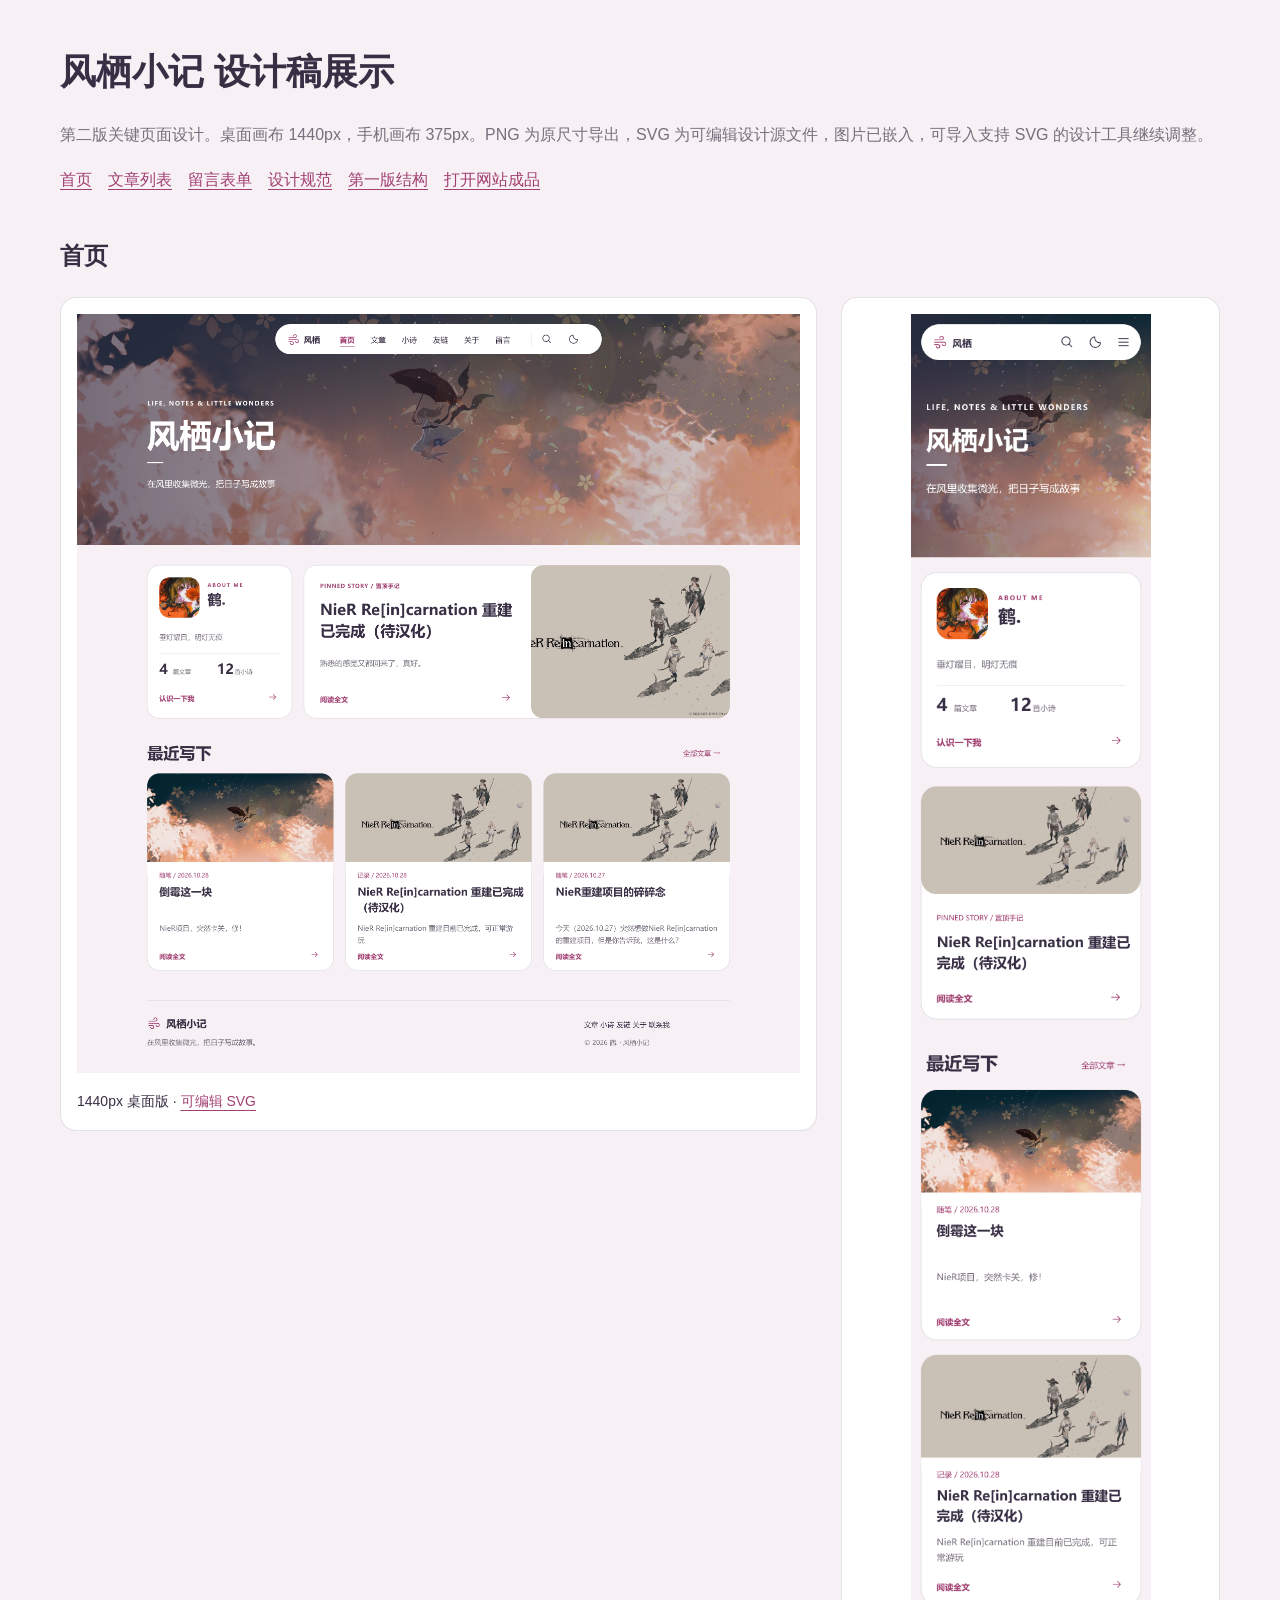
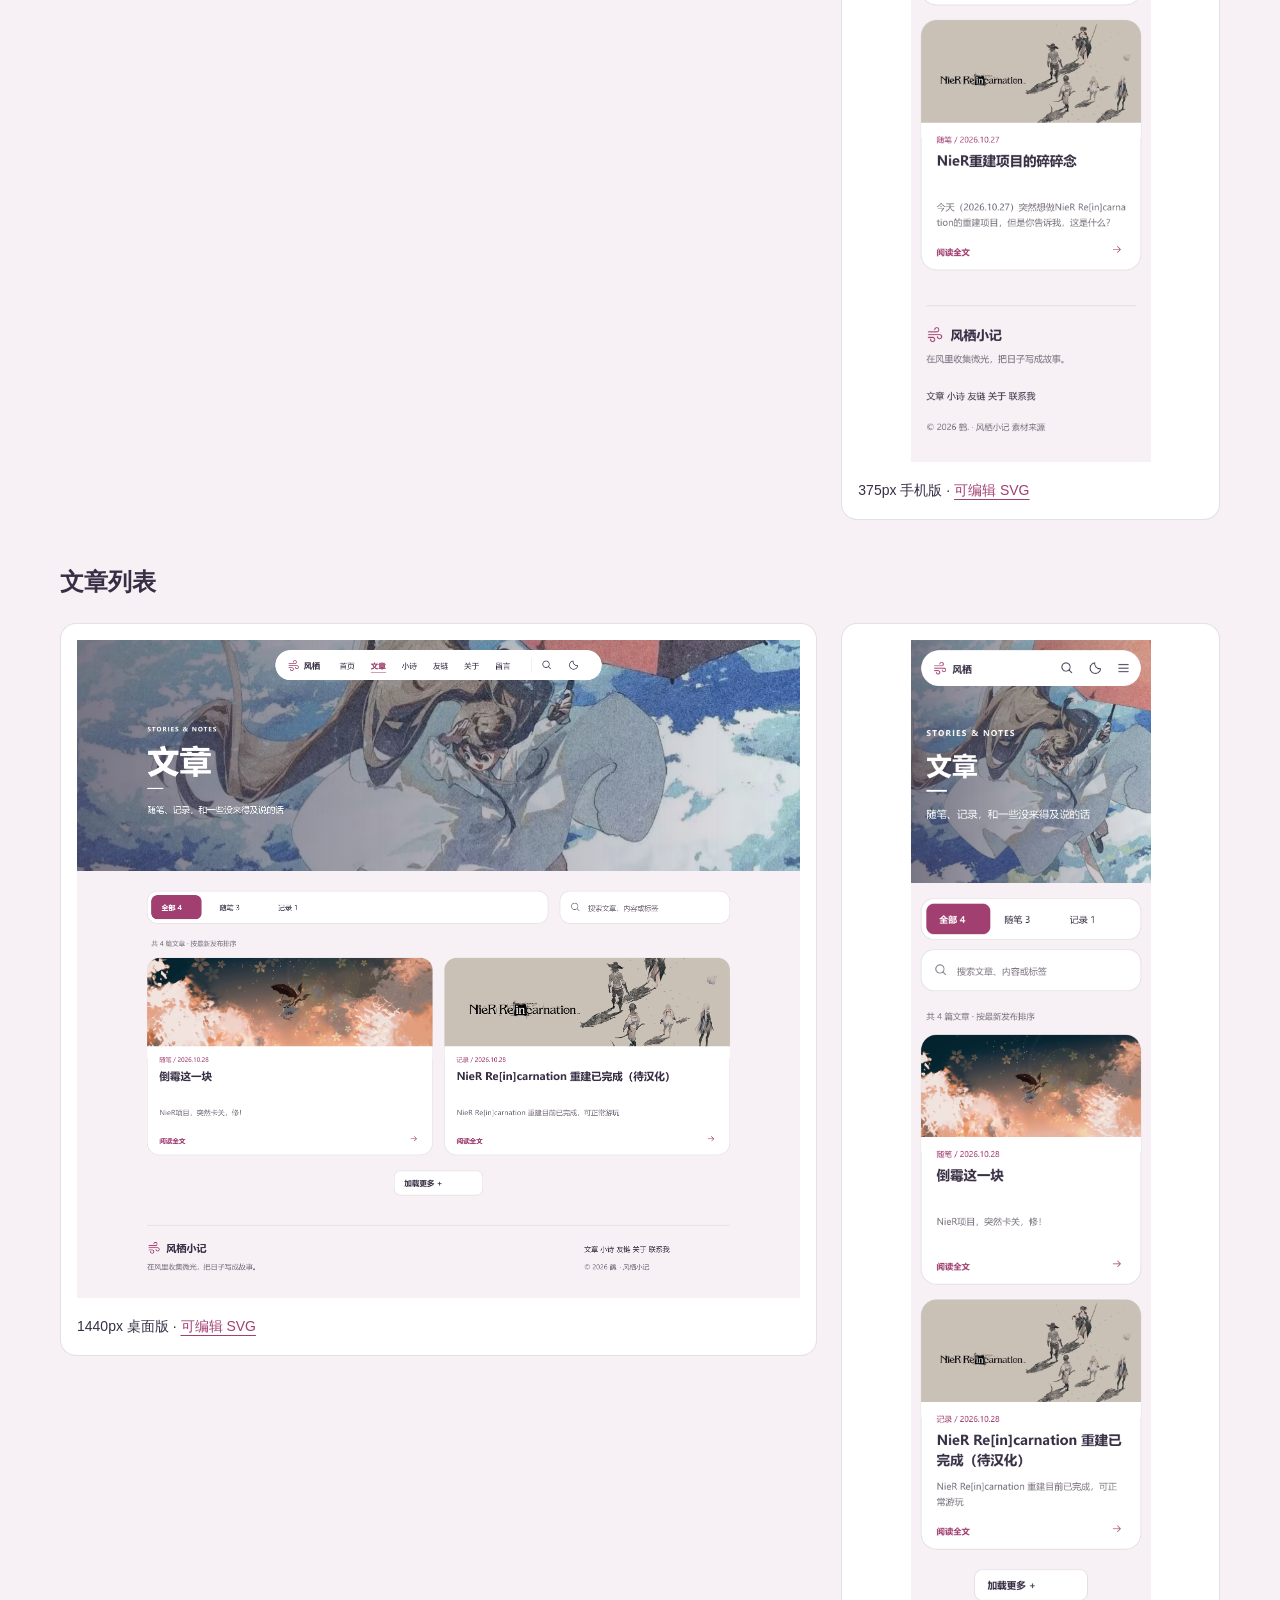
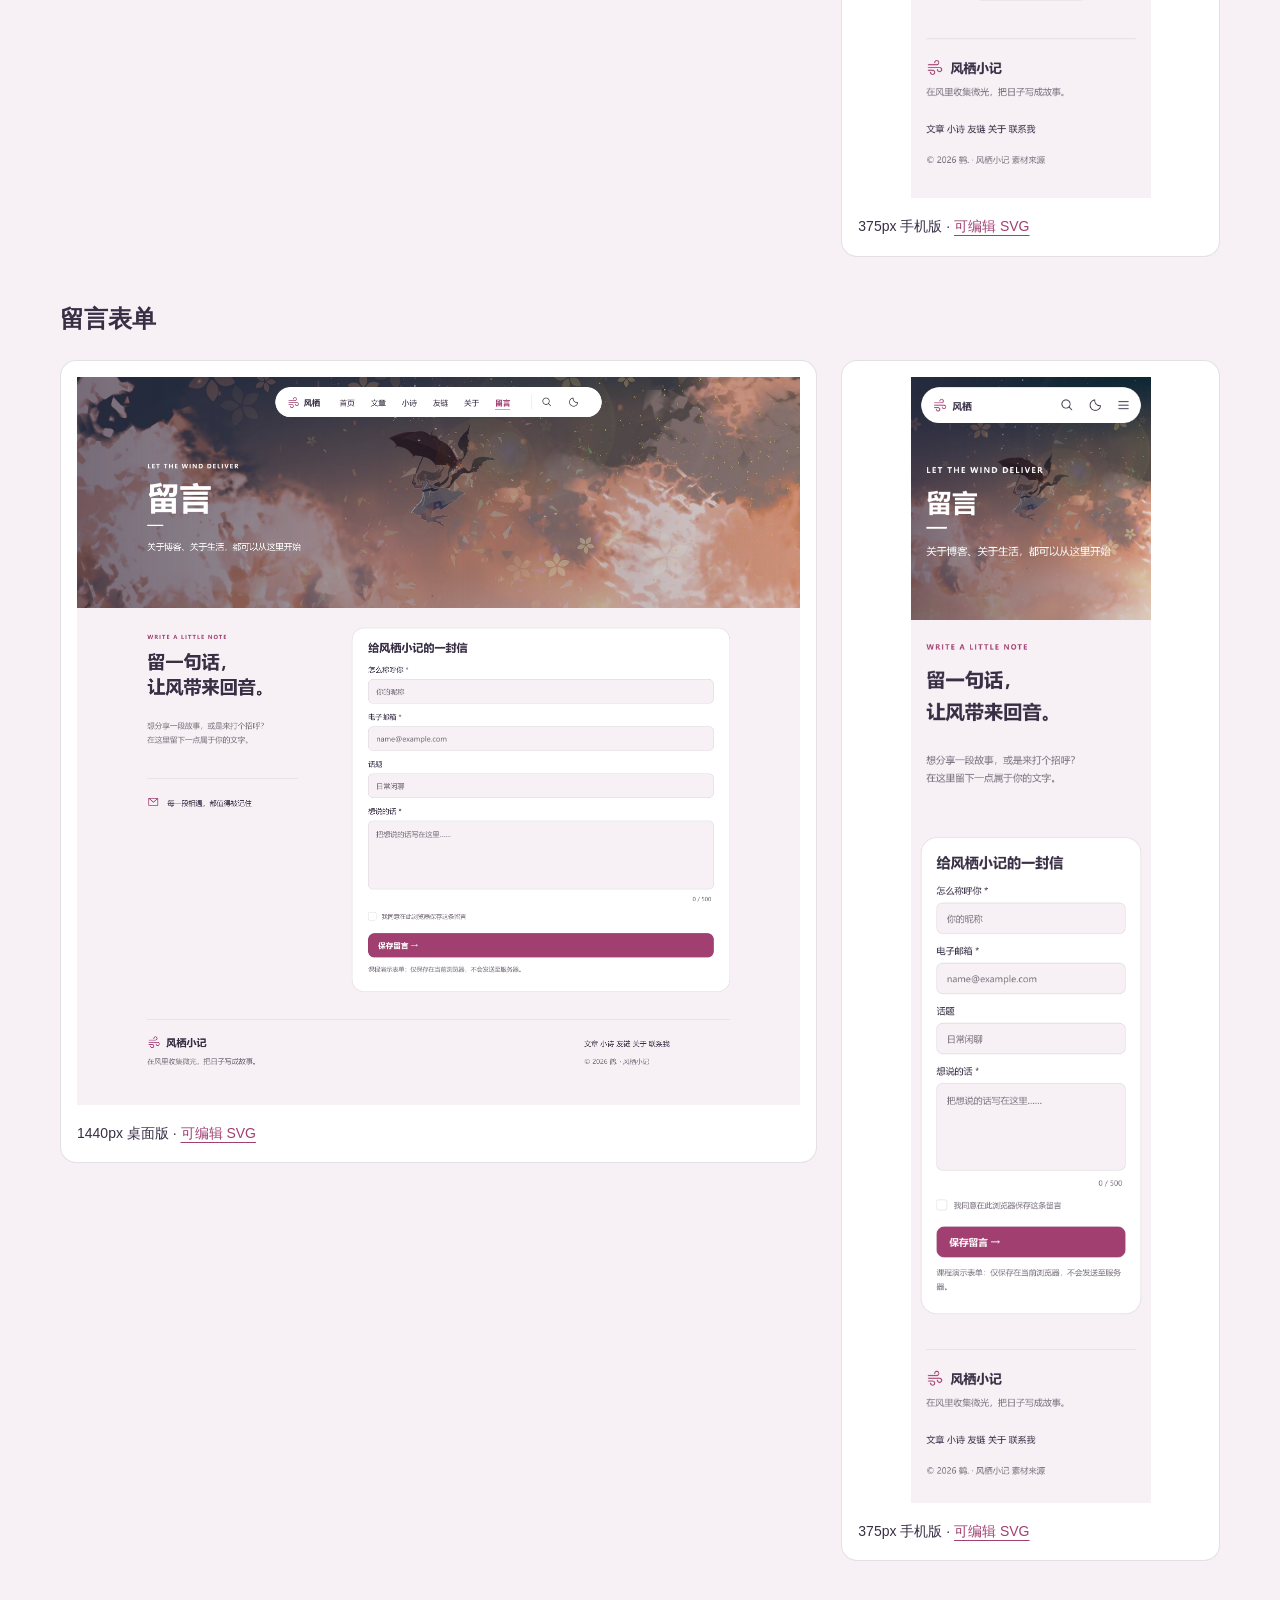
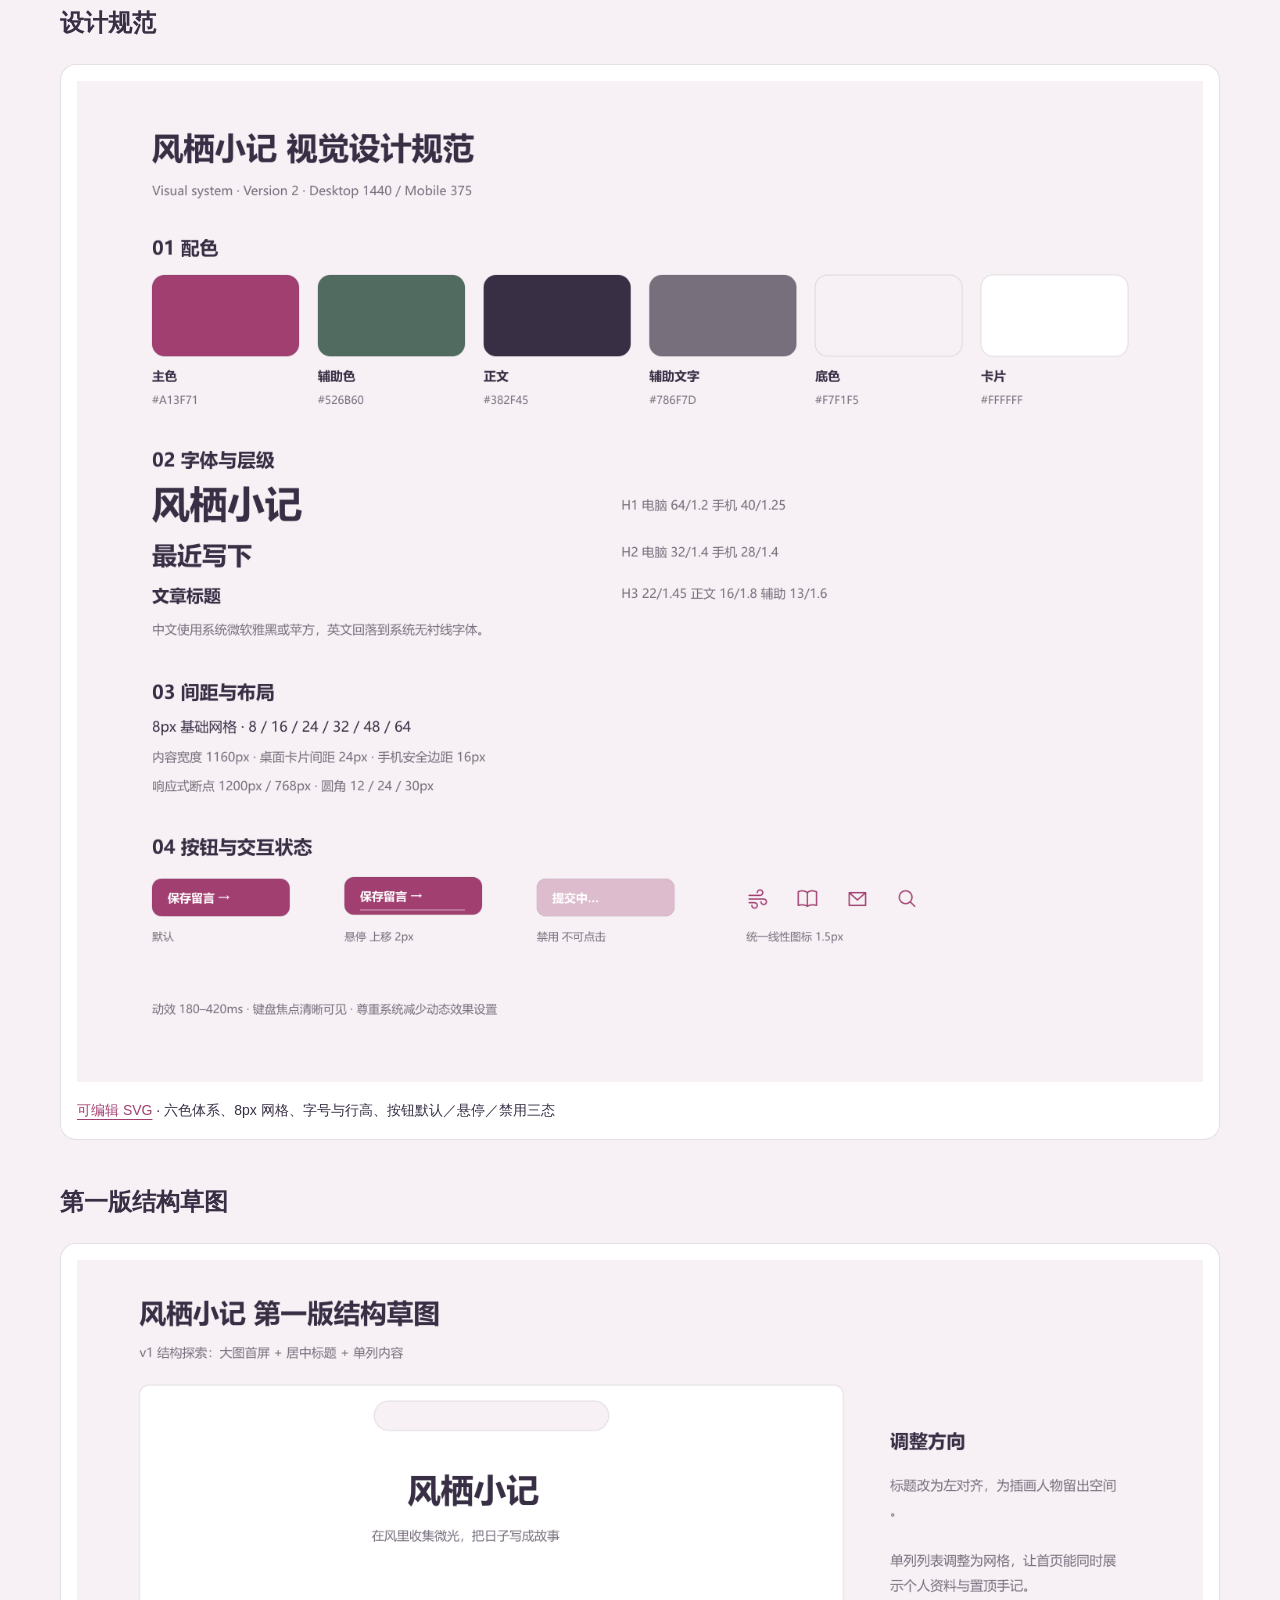
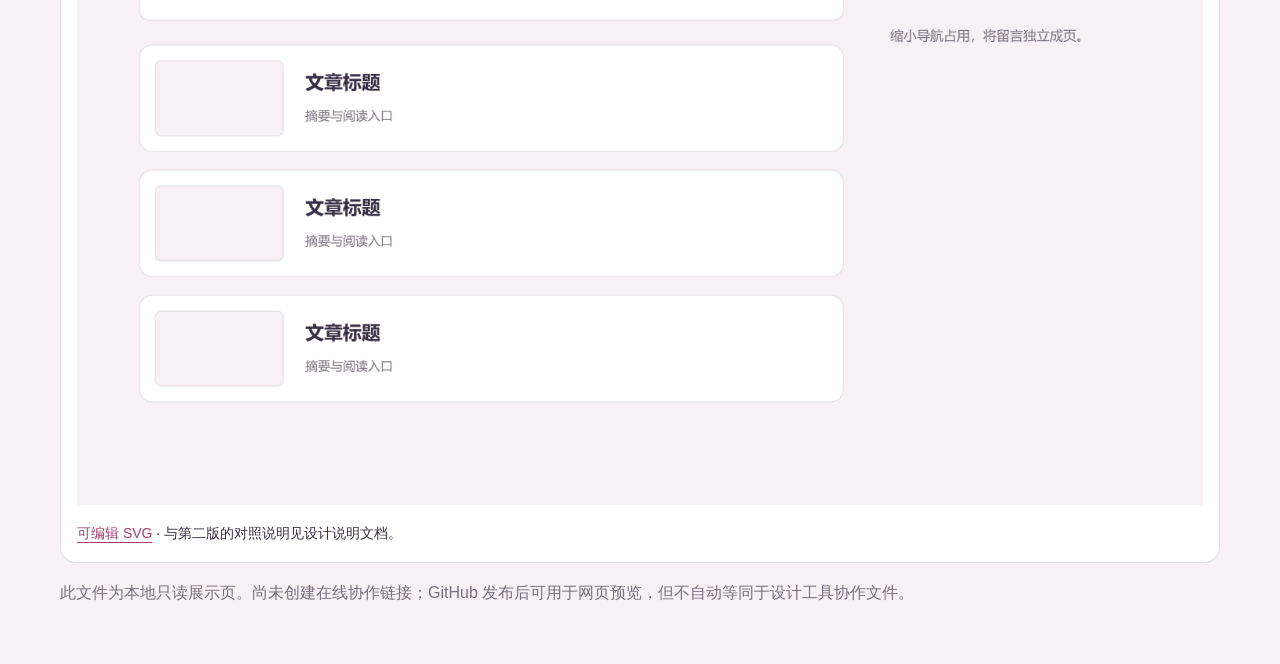
<file: 01-设计稿/index.html>
<!doctype html>
<html lang="zh-CN">
<head>
    <meta charset="utf-8">
    <meta name="viewport" content="width=device-width, initial-scale=1">
    <title>风栖小记 设计稿展示</title>
    <style>
        * { box-sizing: border-box; }
        body { margin: 0; padding: 40px 24px; font: 16px/1.8 "Microsoft YaHei", sans-serif; color: #382f45; background: #f7f1f5; }
        main { max-width: 1160px; margin: auto; }
        h1 { font-size: 36px; margin: 0 0 16px; }
        h2 { margin-top: 40px; }
        p { color: #786f7d; }
        a { color: #a13f71; text-underline-offset: 4px; }
        nav { display: flex; flex-wrap: wrap; gap: 16px; }
        .boards { display: grid; grid-template-columns: 2fr 1fr; gap: 24px; align-items: start; }
        figure { margin: 0; padding: 16px; background: #fff; border: 1px solid rgba(56,47,69,.14); border-radius: 16px; }
        img { display: block; width: 100%; height: auto; }
        figcaption { margin-top: 16px; font-size: 14px; }
        .mobile img { max-width: 240px; margin: auto; }
        .single { max-width: 100%; }
        :focus-visible { outline: 2px solid #a13f71; outline-offset: 4px; }
        @media(max-width:768px) { body { padding:24px 16px; } h1 { font-size:28px; } .boards { grid-template-columns:1fr; } }
    </style>
</head>
<body><main>
    <h1>风栖小记 设计稿展示</h1>
    <p>第二版关键页面设计。桌面画布 1440px，手机画布 375px。PNG 为原尺寸导出，SVG 为可编辑设计源文件，图片已嵌入，可导入支持 SVG 的设计工具继续调整。</p>
    <nav aria-label="设计页导航"><a href="#home">首页</a><a href="#articles">文章列表</a><a href="#contact">留言表单</a><a href="#system">设计规范</a><a href="#iteration">第一版结构</a><a href="../02-网站源码/index.html">打开网站成品</a></nav>
    <section id="home"><h2>首页</h2><div class="boards"><figure><a href="home-desktop.png"><img src="home-desktop.png" alt="首页桌面设计稿" width="1440" height="1510"></a><figcaption>1440px 桌面版 · <a href="home-desktop.svg">可编辑 SVG</a></figcaption></figure><figure class="mobile"><a href="home-mobile.png"><img src="home-mobile.png" alt="首页手机设计稿" width="375" height="2730" loading="lazy"></a><figcaption>375px 手机版 · <a href="home-mobile.svg">可编辑 SVG</a></figcaption></figure></div></section>
    <section id="articles"><h2>文章列表</h2><div class="boards"><figure><a href="articles-desktop.png"><img src="articles-desktop.png" alt="文章列表桌面设计稿" loading="lazy" width="1440" height="1310"></a><figcaption>1440px 桌面版 · <a href="articles-desktop.svg">可编辑 SVG</a></figcaption></figure><figure class="mobile"><a href="articles-mobile.png"><img src="articles-mobile.png" alt="文章列表手机设计稿" loading="lazy" width="375" height="1810"></a><figcaption>375px 手机版 · <a href="articles-mobile.svg">可编辑 SVG</a></figcaption></figure></div></section>
    <section id="contact"><h2>留言表单</h2><div class="boards"><figure><a href="contact-desktop.png"><img src="contact-desktop.png" alt="留言表单桌面设计稿" loading="lazy" width="1440" height="1450"></a><figcaption>1440px 桌面版 · <a href="contact-desktop.svg">可编辑 SVG</a></figcaption></figure><figure class="mobile"><a href="contact-mobile.png"><img src="contact-mobile.png" alt="留言表单手机设计稿" loading="lazy" width="375" height="1760"></a><figcaption>375px 手机版 · <a href="contact-mobile.svg">可编辑 SVG</a></figcaption></figure></div></section>
    <section id="system"><h2>设计规范</h2><figure><a href="design-system.png"><img src="design-system.png" alt="包含色板、字体、间距和按钮状态的设计规范" width="1440" height="1280" loading="lazy"></a><figcaption><a href="design-system.svg">可编辑 SVG</a> · 六色体系、8px 网格、字号与行高、按钮默认／悬停／禁用三态</figcaption></figure></section>
    <section id="iteration"><h2>第一版结构草图</h2><figure><a href="iteration-v1.png"><img src="iteration-v1.png" alt="第一版居中标题和单列内容结构草图" width="1440" height="1080" loading="lazy"></a><figcaption><a href="iteration-v1.svg">可编辑 SVG</a> · 与第二版的对照说明见设计说明文档。</figcaption></figure></section>
    <p>此文件为本地只读展示页。尚未创建在线协作链接；GitHub 发布后可用于网页预览，但不自动等同于设计工具协作文件。</p>
</main></body></html>
</file>
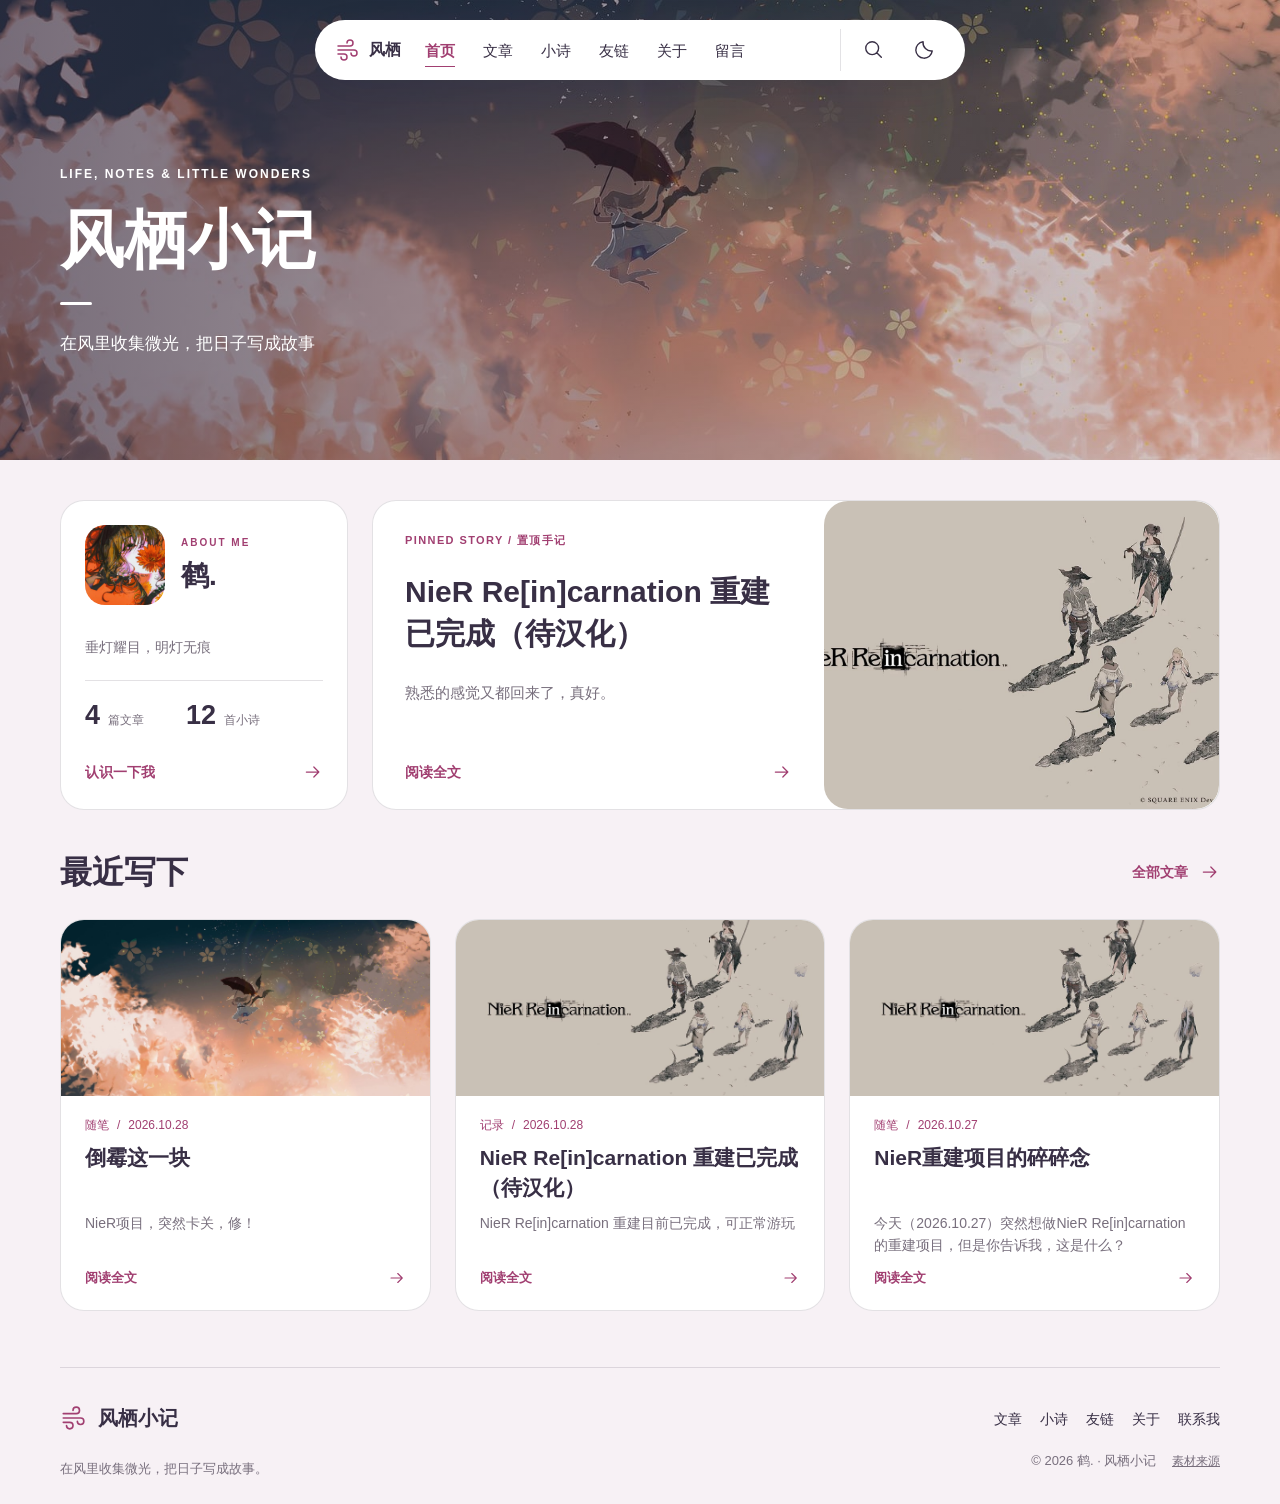
<file: 02-网站源码/index.html>
<!doctype html>
<html lang="zh-CN"><head><meta charset="utf-8"><meta name="viewport" content="width=device-width,initial-scale=1"><meta name="description" content="风栖小记，记录生活与项目中的小小片段。"><meta name="theme-color" content="#f7f1f5"><title>首页 · 风栖小记</title><link rel="icon" href="images/site-mark.svg" type="image/svg+xml"><link rel="stylesheet" href="css/style.css"><script src="js/main.js" defer></script></head>
<body><a class="skip-link" href="#main-content">跳转到主要内容</a><header class="site-header"><div class="nav-shell">
    <a class="brand" href="index.html" aria-label="风栖小记 首页"><svg class="icon " viewBox="0 0 24 24" fill="none" stroke="currentColor" stroke-width="1.5" stroke-linecap="round" stroke-linejoin="round" aria-hidden="true"><path d="M3 8h12a3 3 0 1 0-3-3 M3 12h16a3 3 0 1 1-3 3 M3 16h6a3 3 0 1 1-3 3"/></svg><span>风栖</span></a>
    <nav id="primary-nav" class="primary-nav" aria-label="主导航"><a href="index.html" class="active" aria-current="page">首页</a><a href="articles.html">文章</a><a href="poems.html">小诗</a><a href="friends.html">友链</a><a href="about.html">关于</a><a href="contact.html">留言</a></nav>
    <div class="nav-tools"><button class="icon-button" type="button" data-open-search aria-label="搜索文章"><svg class="icon " viewBox="0 0 24 24" fill="none" stroke="currentColor" stroke-width="1.5" stroke-linecap="round" stroke-linejoin="round" aria-hidden="true"><path d="M20 20l-5-5 M17 10a7 7 0 1 1-14 0 7 7 0 0 1 14 0"/></svg></button>
    <button class="icon-button theme-toggle" type="button" aria-label="切换深色模式" aria-pressed="false"><svg class="icon " viewBox="0 0 24 24" fill="none" stroke="currentColor" stroke-width="1.5" stroke-linecap="round" stroke-linejoin="round" aria-hidden="true"><path d="M21 13A9 9 0 0 1 11 3a9 9 0 1 0 10 10"/></svg></button>
    <button class="icon-button menu-toggle" type="button" aria-label="展开导航" aria-controls="primary-nav" aria-expanded="false"><svg class="icon " viewBox="0 0 24 24" fill="none" stroke="currentColor" stroke-width="1.5" stroke-linecap="round" stroke-linejoin="round" aria-hidden="true"><path d="M4 6h16M4 12h16M4 18h16"/></svg></button></div>
    </div></header><section class="hero" aria-labelledby="page-title">
    <img class="hero-art" src="images/banner-home.jpg" alt="" width="1600" height="900" fetchpriority="high" decoding="async">
    <div class="hero-shade"></div><div class="hero-copy container"><p class="eyebrow">LIFE, NOTES &amp; LITTLE WONDERS</p><h1 id="page-title">风栖小记</h1><span class="hero-rule" aria-hidden="true"></span><p class="hero-description">在风里收集微光，把日子写成故事</p></div></section><main id="main-content" class="container page-main"><div class="home-intro"><aside class="profile-card surface reveal" aria-label="博主资料"><div class="profile-heading"><img src="images/avatar-author.jpg" alt="鹤的博客头像" class="author-avatar" loading="eager" decoding="async" width="1600" height="900"><div><p class="eyebrow">ABOUT ME</p><h2>鹤.</h2></div></div><p class="profile-tagline">垂灯耀目，明灯无痕</p><div class="profile-stats"><p><strong>4</strong><span>篇文章</span></p><p><strong>12</strong><span>首小诗</span></p></div><a class="text-link" href="about.html">认识一下我 <svg class="icon " viewBox="0 0 24 24" fill="none" stroke="currentColor" stroke-width="1.5" stroke-linecap="round" stroke-linejoin="round" aria-hidden="true"><path d="M4 12h15m-6-6 6 6-6 6"/></svg></a></aside><article class="featured-card surface reveal"><div class="featured-copy"><p class="eyebrow">PINNED STORY / 置顶手记</p><h2><a href="article-nier-rebuild.html">NieR Re[in]carnation 重建已完成（待汉化）</a></h2><p class="muted">熟悉的感觉又都回来了，真好。</p><a class="text-link" href="article-nier-rebuild.html">阅读全文 <svg class="icon " viewBox="0 0 24 24" fill="none" stroke="currentColor" stroke-width="1.5" stroke-linecap="round" stroke-linejoin="round" aria-hidden="true"><path d="M4 12h15m-6-6 6 6-6 6"/></svg></a></div><a class="featured-image" href="article-nier-rebuild.html" tabindex="-1" aria-hidden="true"><img src="images/post-cover-2.jpg" alt="NieR Reincarnation 项目封面" class="" loading="eager" decoding="async" width="1600" height="900"></a></article></div>
<section class="latest-section" aria-labelledby="latest-title"><div class="section-heading"><h2 id="latest-title">最近写下</h2><a class="text-link" href="articles.html">全部文章 <svg class="icon " viewBox="0 0 24 24" fill="none" stroke="currentColor" stroke-width="1.5" stroke-linecap="round" stroke-linejoin="round" aria-hidden="true"><path d="M4 12h15m-6-6 6 6-6 6"/></svg></a></div><div class="post-grid home-grid"><article class="post-card reveal" data-category="随笔" data-search="倒霉这一块 随笔 碎碎念 

NieR项目，突然卡关，修！

修一半家里WiFi的WAN口烧了可能，突然没网了，怎么拔插都没用

WAN口路由到不用的Lan2

然后发现IPV6不见了，修！

然后…

![](https://photo.0305.tw.cn/i/2026/10/29/qykp0-1.png)

盘炸了…E突然读不到了

三个故障同时来，一个比一个优先级高…

现在忙完已经是00:46:21了，诞生了这篇碎碎念（什么碎碎念，明明是怨气）"><a class="card-image-link" href="article-bad-luck.html" tabindex="-1" aria-hidden="true"><img src="images/banner-home.jpg" alt="倒霉这一块" class="card-image" loading="lazy" decoding="async" width="1600" height="900"></a><div class="post-card-body"><p class="post-meta"><span>随笔</span><span aria-hidden="true">/</span><time datetime="2026-10-28T16:42:05.747Z">2026.10.28</time></p><h3><a href="article-bad-luck.html">倒霉这一块</a></h3><p class="card-excerpt">NieR项目，突然卡关，修！</p><a class="text-link card-read" href="article-bad-luck.html" aria-label="阅读全文：倒霉这一块">阅读全文 <svg class="icon " viewBox="0 0 24 24" fill="none" stroke="currentColor" stroke-width="1.5" stroke-linecap="round" stroke-linejoin="round" aria-hidden="true"><path d="M4 12h15m-6-6 6 6-6 6"/></svg></a></div></article><article class="post-card reveal" data-category="记录" data-search="NieR Re[in]carnation 重建已完成（待汉化） 记录 

NieR Re\[in\]carnation 重建目前已完成，可正常游玩

别的不知道）但Happy New Year 2022

![Happy New Year 2022](https://photo.0305.tw.cn/i/2026/10/28/tubtb3.png)

New Year&#x27;s Luck of the Draw （新年“抽”好运）

![New Year&#x27;s Luck of the Draw （新年“抽”好运）](https://photo.0305.tw.cn/i/2026/10/28/twmjy2.png)

1st Anniversary Eve Festival （一周年纪念前夕节）

![1st Anniversary Eve Festival （一周年纪念前夕节）](https://photo.0305.tw.cn/i/2026/10/28/u0tq3w.png)

熟悉的感觉又都回来了，真好"><a class="card-image-link" href="article-nier-rebuild.html" tabindex="-1" aria-hidden="true"><img src="images/post-cover-2.jpg" alt="NieR Re[in]carnation 重建已完成（待汉化）" class="card-image" loading="lazy" decoding="async" width="1600" height="900"></a><div class="post-card-body"><p class="post-meta"><span>记录</span><span aria-hidden="true">/</span><time datetime="2026-10-28T09:59:31.999Z">2026.10.28</time></p><h3><a href="article-nier-rebuild.html">NieR Re[in]carnation 重建已完成（待汉化）</a></h3><p class="card-excerpt">NieR Re[in]carnation 重建目前已完成，可正常游玩</p><a class="text-link card-read" href="article-nier-rebuild.html" aria-label="阅读全文：NieR Re[in]carnation 重建已完成（待汉化）">阅读全文 <svg class="icon " viewBox="0 0 24 24" fill="none" stroke="currentColor" stroke-width="1.5" stroke-linecap="round" stroke-linejoin="round" aria-hidden="true"><path d="M4 12h15m-6-6 6 6-6 6"/></svg></a></div></article><article class="post-card reveal" data-category="随笔" data-search="NieR重建项目的碎碎念 随笔 

今天（2026.10.27）突然想做NieR Re\[in\]carnation的重建项目，但是你告诉我，这是什么？

谁家好人游戏资源13GB要几百KB几百KB的下载的，我感觉我重返了2G时代了...

![](https://photo.0305.tw.cn/i/2026/10/28/g38om.png)

我还没办法，就这一个资源链接，我上哪找其他的资源去...

Neat Download Manager 多连接下载也下不了...

我真没办法了\~

饶了我吧！！！！

```
https://archive.org/download/nier_reincarnation_assets/resource_dump_android.7z
(NieR 3.7.1 global Download)
```

2026.10.28

我其实做完这个有些不舒服）

![](https://photo.0305.tw.cn/i/2026/10/28/uei3vp.png)

还没汉化呢，盘先炸了

看了眼固态（1TB）1k，劝退了...

（虽然去年就嚷嚷着要换新电脑了，但不还是没有换吗，为什么呢？好难猜啊...）"><a class="card-image-link" href="article-nier-notes.html" tabindex="-1" aria-hidden="true"><img src="images/post-cover-3.jpg" alt="NieR重建项目的碎碎念" class="card-image" loading="lazy" decoding="async" width="1600" height="900"></a><div class="post-card-body"><p class="post-meta"><span>随笔</span><span aria-hidden="true">/</span><time datetime="2026-10-27T16:25:27.568Z">2026.10.27</time></p><h3><a href="article-nier-notes.html">NieR重建项目的碎碎念</a></h3><p class="card-excerpt">今天（2026.10.27）突然想做NieR Re[in]carnation的重建项目，但是你告诉我，这是什么？</p><a class="text-link card-read" href="article-nier-notes.html" aria-label="阅读全文：NieR重建项目的碎碎念">阅读全文 <svg class="icon " viewBox="0 0 24 24" fill="none" stroke="currentColor" stroke-width="1.5" stroke-linecap="round" stroke-linejoin="round" aria-hidden="true"><path d="M4 12h15m-6-6 6 6-6 6"/></svg></a></div></article></div></section></main><footer class="site-footer container"><div class="footer-top"><div><a class="footer-brand" href="index.html"><svg class="icon " viewBox="0 0 24 24" fill="none" stroke="currentColor" stroke-width="1.5" stroke-linecap="round" stroke-linejoin="round" aria-hidden="true"><path d="M3 8h12a3 3 0 1 0-3-3 M3 12h16a3 3 0 1 1-3 3 M3 16h6a3 3 0 1 1-3 3"/></svg><span>风栖小记</span></a><p>在风里收集微光，把日子写成故事。</p></div>
    <div class="footer-right"><nav aria-label="页脚导航"><a href="articles.html">文章</a><a href="poems.html">小诗</a><a href="friends.html">友链</a><a href="about.html">关于</a><a href="contact.html">联系我</a></nav><p>© 2026 鹤. · 风栖小记 <a class="source-link" href="sources.html">素材来源</a></p></div></div></footer>
    <button class="back-to-top icon-button" type="button" aria-label="返回顶部" hidden><svg class="icon " viewBox="0 0 24 24" fill="none" stroke="currentColor" stroke-width="1.5" stroke-linecap="round" stroke-linejoin="round" aria-hidden="true"><path d="M12 20V4m-6 6 6-6 6 6"/></svg></button>
    <dialog class="search-dialog" id="search-dialog" aria-labelledby="search-title"><div class="dialog-heading"><h2 id="search-title">在文字里找一找</h2><button class="icon-button" type="button" data-close-search aria-label="关闭搜索"><svg class="icon " viewBox="0 0 24 24" fill="none" stroke="currentColor" stroke-width="1.5" stroke-linecap="round" stroke-linejoin="round" aria-hidden="true"><path d="m6 6 12 12M18 6 6 18"/></svg></button></div><form action="articles.html" method="get" class="search-form"><label for="global-query">搜索文章标题、正文或标签</label><div class="search-input-row"><input type="search" id="global-query" name="q" placeholder="试试“NieR”或“随笔”" maxlength="80"><button class="button button-primary" type="submit">搜索 <svg class="icon " viewBox="0 0 24 24" fill="none" stroke="currentColor" stroke-width="1.5" stroke-linecap="round" stroke-linejoin="round" aria-hidden="true"><path d="M4 12h15m-6-6 6 6-6 6"/></svg></button></div></form><p class="muted small">按 Esc 关闭。搜索会前往文章列表。</p></dialog><noscript><p class="noscript-note">当前浏览器未启用 JavaScript。文章、小诗和导航仍可阅读；搜索、主题切换和留言演示需要启用 JavaScript。</p></noscript></body></html>
</file>
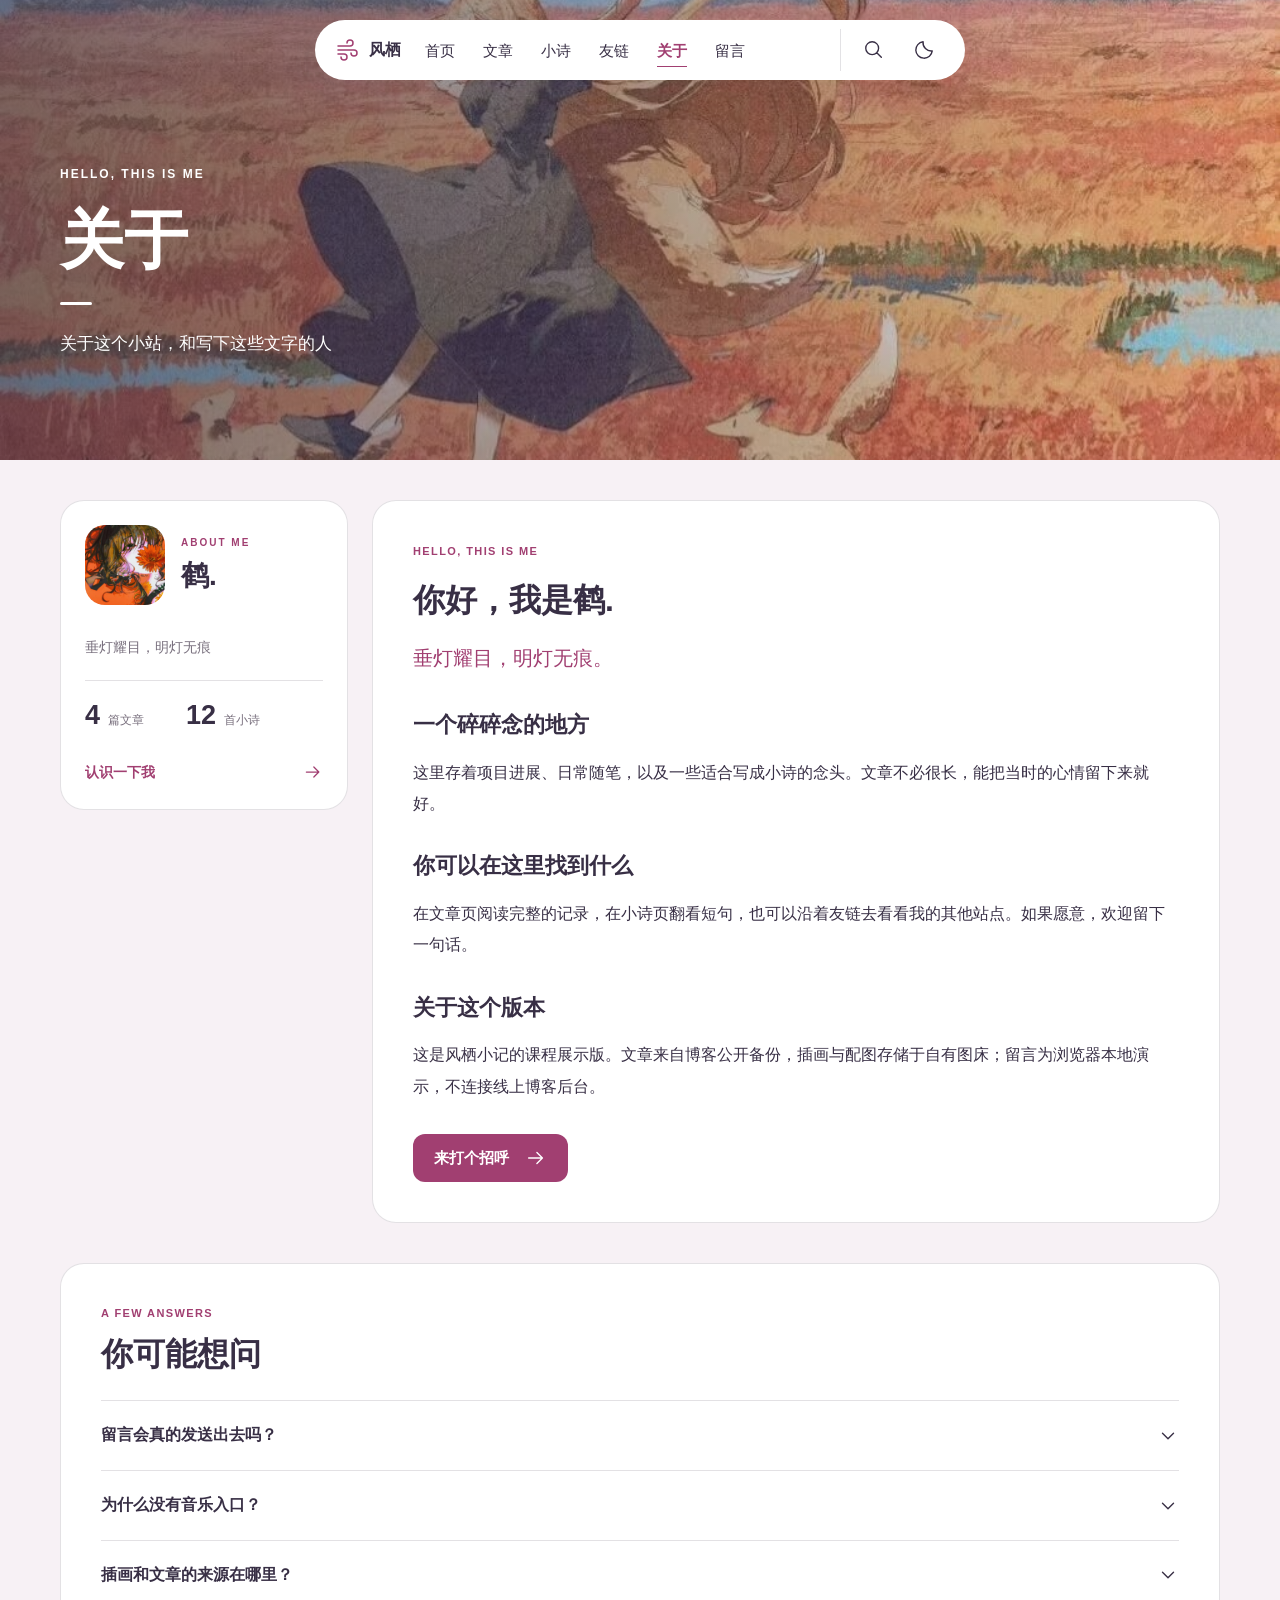
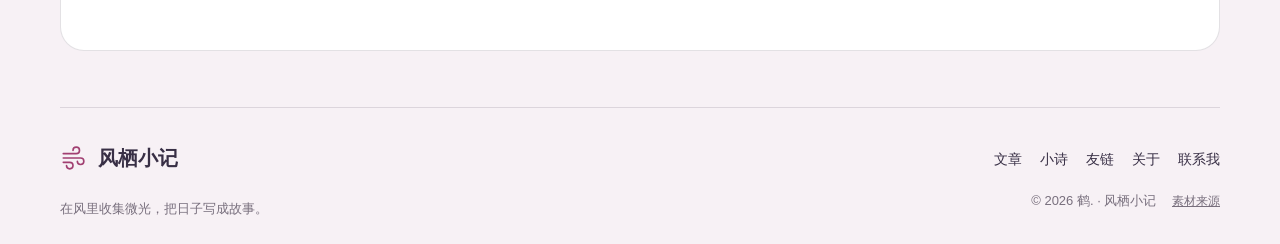
<file: 02-网站源码/about.html>
<!doctype html>
<html lang="zh-CN"><head><meta charset="utf-8"><meta name="viewport" content="width=device-width,initial-scale=1"><meta name="description" content="风栖小记，记录生活与项目中的小小片段。"><meta name="theme-color" content="#f7f1f5"><title>关于 · 风栖小记</title><link rel="icon" href="images/site-mark.svg" type="image/svg+xml"><link rel="stylesheet" href="css/style.css"><script src="js/main.js" defer></script></head>
<body><a class="skip-link" href="#main-content">跳转到主要内容</a><header class="site-header"><div class="nav-shell">
    <a class="brand" href="index.html" aria-label="风栖小记 首页"><svg class="icon " viewBox="0 0 24 24" fill="none" stroke="currentColor" stroke-width="1.5" stroke-linecap="round" stroke-linejoin="round" aria-hidden="true"><path d="M3 8h12a3 3 0 1 0-3-3 M3 12h16a3 3 0 1 1-3 3 M3 16h6a3 3 0 1 1-3 3"/></svg><span>风栖</span></a>
    <nav id="primary-nav" class="primary-nav" aria-label="主导航"><a href="index.html">首页</a><a href="articles.html">文章</a><a href="poems.html">小诗</a><a href="friends.html">友链</a><a href="about.html" class="active" aria-current="page">关于</a><a href="contact.html">留言</a></nav>
    <div class="nav-tools"><button class="icon-button" type="button" data-open-search aria-label="搜索文章"><svg class="icon " viewBox="0 0 24 24" fill="none" stroke="currentColor" stroke-width="1.5" stroke-linecap="round" stroke-linejoin="round" aria-hidden="true"><path d="M20 20l-5-5 M17 10a7 7 0 1 1-14 0 7 7 0 0 1 14 0"/></svg></button>
    <button class="icon-button theme-toggle" type="button" aria-label="切换深色模式" aria-pressed="false"><svg class="icon " viewBox="0 0 24 24" fill="none" stroke="currentColor" stroke-width="1.5" stroke-linecap="round" stroke-linejoin="round" aria-hidden="true"><path d="M21 13A9 9 0 0 1 11 3a9 9 0 1 0 10 10"/></svg></button>
    <button class="icon-button menu-toggle" type="button" aria-label="展开导航" aria-controls="primary-nav" aria-expanded="false"><svg class="icon " viewBox="0 0 24 24" fill="none" stroke="currentColor" stroke-width="1.5" stroke-linecap="round" stroke-linejoin="round" aria-hidden="true"><path d="M4 6h16M4 12h16M4 18h16"/></svg></button></div>
    </div></header><section class="hero" aria-labelledby="page-title">
    <img class="hero-art" src="images/banner-about.jpg" alt="" width="1600" height="900" fetchpriority="high" decoding="async">
    <div class="hero-shade"></div><div class="hero-copy container"><p class="eyebrow">HELLO, THIS IS ME</p><h1 id="page-title">关于</h1><span class="hero-rule" aria-hidden="true"></span><p class="hero-description">关于这个小站，和写下这些文字的人</p></div></section><main id="main-content" class="container page-main"><section class="about-layout" aria-labelledby="about-title"><aside class="profile-card surface reveal" aria-label="博主资料"><div class="profile-heading"><img src="images/avatar-author.jpg" alt="鹤的博客头像" class="author-avatar" loading="eager" decoding="async" width="1600" height="900"><div><p class="eyebrow">ABOUT ME</p><h2>鹤.</h2></div></div><p class="profile-tagline">垂灯耀目，明灯无痕</p><div class="profile-stats"><p><strong>4</strong><span>篇文章</span></p><p><strong>12</strong><span>首小诗</span></p></div><a class="text-link" href="about.html">认识一下我 <svg class="icon " viewBox="0 0 24 24" fill="none" stroke="currentColor" stroke-width="1.5" stroke-linecap="round" stroke-linejoin="round" aria-hidden="true"><path d="M4 12h15m-6-6 6 6-6 6"/></svg></a></aside><article class="about-paper surface reveal"><p class="eyebrow">HELLO, THIS IS ME</p><h2 id="about-title">你好，我是鹤.</h2><p class="intro-text">垂灯耀目，明灯无痕。</p><h3>一个碎碎念的地方</h3><p>这里存着项目进展、日常随笔，以及一些适合写成小诗的念头。文章不必很长，能把当时的心情留下来就好。</p><h3>你可以在这里找到什么</h3><p>在文章页阅读完整的记录，在小诗页翻看短句，也可以沿着友链去看看我的其他站点。如果愿意，欢迎留下一句话。</p><h3>关于这个版本</h3><p>这是风栖小记的课程展示版。文章来自博客公开备份，插画与配图存储于自有图床；留言为浏览器本地演示，不连接线上博客后台。</p><a class="button button-primary" href="contact.html">来打个招呼 <svg class="icon " viewBox="0 0 24 24" fill="none" stroke="currentColor" stroke-width="1.5" stroke-linecap="round" stroke-linejoin="round" aria-hidden="true"><path d="M4 12h15m-6-6 6 6-6 6"/></svg></a></article></section><section class="faq-section surface" aria-labelledby="faq-title"><p class="eyebrow">A FEW ANSWERS</p><h2 id="faq-title">你可能想问</h2><details><summary>留言会真的发送出去吗？ <svg class="icon " viewBox="0 0 24 24" fill="none" stroke="currentColor" stroke-width="1.5" stroke-linecap="round" stroke-linejoin="round" aria-hidden="true"><path d="m6 9 6 6 6-6"/></svg></summary><p>这个课程版本仅在你同意后将留言保存在当前浏览器，不会发送到服务器，也不会公开展示邮箱。联系线上站点请访问 0305.tw.cn。</p></details><details><summary>为什么没有音乐入口？ <svg class="icon " viewBox="0 0 24 24" fill="none" stroke="currentColor" stroke-width="1.5" stroke-linecap="round" stroke-linejoin="round" aria-hidden="true"><path d="m6 9 6 6 6-6"/></svg></summary><p>制作时，线上博客关闭了音乐栏目。这个版本沿用已开启的文章、小诗、友链与关于栏目。</p></details><details><summary>插画和文章的来源在哪里？ <svg class="icon " viewBox="0 0 24 24" fill="none" stroke="currentColor" stroke-width="1.5" stroke-linecap="round" stroke-linejoin="round" aria-hidden="true"><path d="m6 9 6 6 6-6"/></svg></summary><p>文章来自博主提供的已发布文章备份，小诗取自站点公开内容。图片的原始图床地址列在<a href="sources.html">素材来源页</a>，插画不作为本站原创素材申报。</p></details></section></main><footer class="site-footer container"><div class="footer-top"><div><a class="footer-brand" href="index.html"><svg class="icon " viewBox="0 0 24 24" fill="none" stroke="currentColor" stroke-width="1.5" stroke-linecap="round" stroke-linejoin="round" aria-hidden="true"><path d="M3 8h12a3 3 0 1 0-3-3 M3 12h16a3 3 0 1 1-3 3 M3 16h6a3 3 0 1 1-3 3"/></svg><span>风栖小记</span></a><p>在风里收集微光，把日子写成故事。</p></div>
    <div class="footer-right"><nav aria-label="页脚导航"><a href="articles.html">文章</a><a href="poems.html">小诗</a><a href="friends.html">友链</a><a href="about.html">关于</a><a href="contact.html">联系我</a></nav><p>© 2026 鹤. · 风栖小记 <a class="source-link" href="sources.html">素材来源</a></p></div></div></footer>
    <button class="back-to-top icon-button" type="button" aria-label="返回顶部" hidden><svg class="icon " viewBox="0 0 24 24" fill="none" stroke="currentColor" stroke-width="1.5" stroke-linecap="round" stroke-linejoin="round" aria-hidden="true"><path d="M12 20V4m-6 6 6-6 6 6"/></svg></button>
    <dialog class="search-dialog" id="search-dialog" aria-labelledby="search-title"><div class="dialog-heading"><h2 id="search-title">在文字里找一找</h2><button class="icon-button" type="button" data-close-search aria-label="关闭搜索"><svg class="icon " viewBox="0 0 24 24" fill="none" stroke="currentColor" stroke-width="1.5" stroke-linecap="round" stroke-linejoin="round" aria-hidden="true"><path d="m6 6 12 12M18 6 6 18"/></svg></button></div><form action="articles.html" method="get" class="search-form"><label for="global-query">搜索文章标题、正文或标签</label><div class="search-input-row"><input type="search" id="global-query" name="q" placeholder="试试“NieR”或“随笔”" maxlength="80"><button class="button button-primary" type="submit">搜索 <svg class="icon " viewBox="0 0 24 24" fill="none" stroke="currentColor" stroke-width="1.5" stroke-linecap="round" stroke-linejoin="round" aria-hidden="true"><path d="M4 12h15m-6-6 6 6-6 6"/></svg></button></div></form><p class="muted small">按 Esc 关闭。搜索会前往文章列表。</p></dialog><noscript><p class="noscript-note">当前浏览器未启用 JavaScript。文章、小诗和导航仍可阅读；搜索、主题切换和留言演示需要启用 JavaScript。</p></noscript></body></html>
</file>
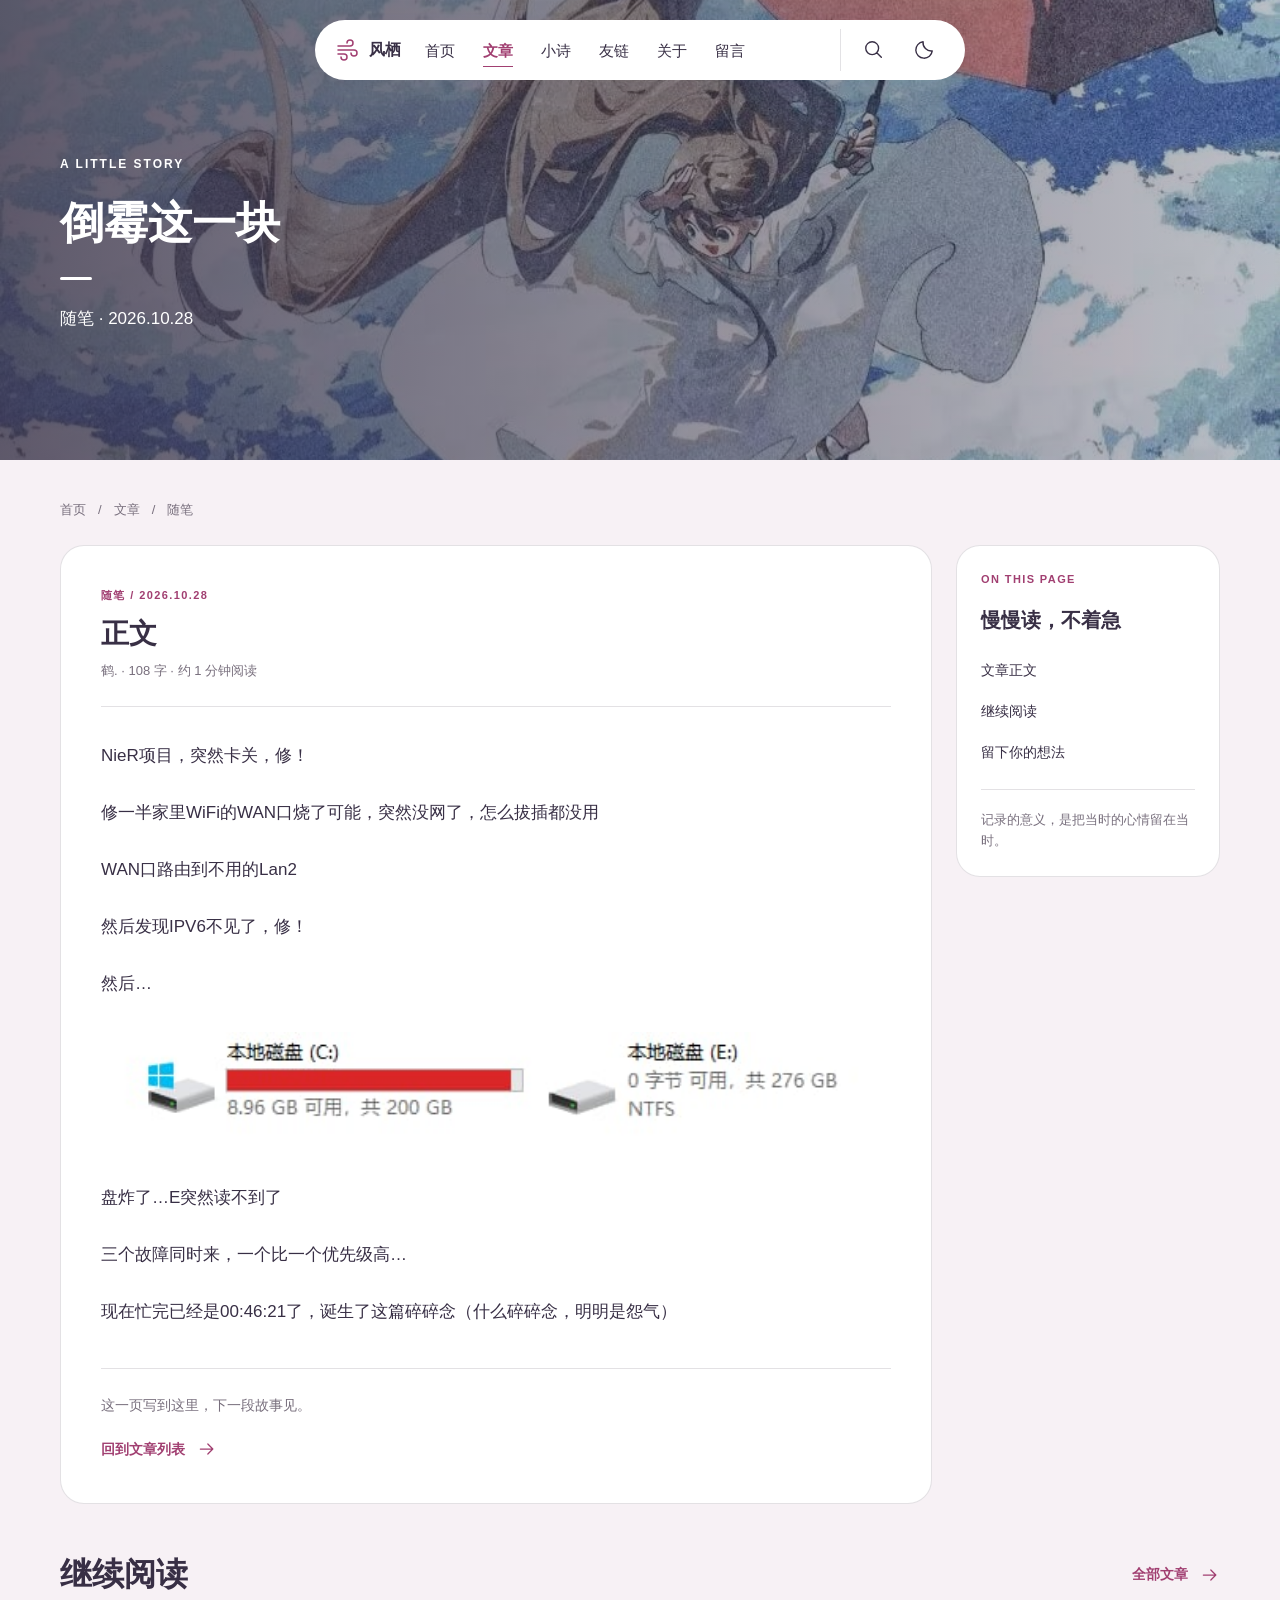
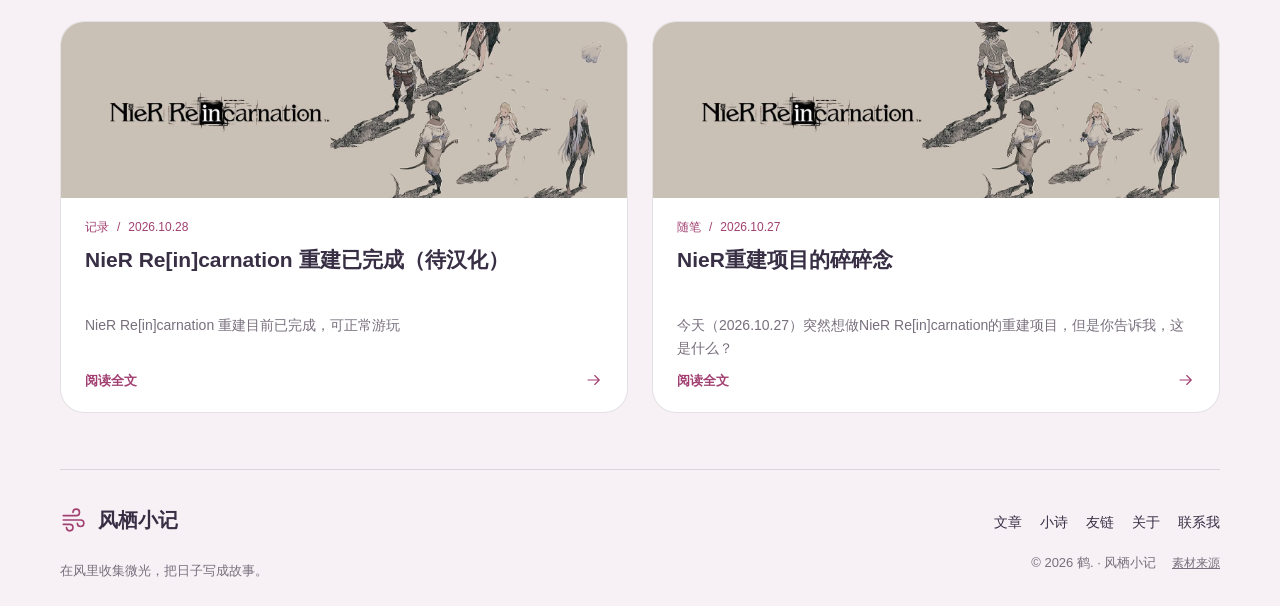
<file: 02-网站源码/article-bad-luck.html>
<!doctype html>
<html lang="zh-CN"><head><meta charset="utf-8"><meta name="viewport" content="width=device-width,initial-scale=1"><meta name="description" content="风栖小记，记录生活与项目中的小小片段。"><meta name="theme-color" content="#f7f1f5"><title>倒霉这一块 · 风栖小记</title><link rel="icon" href="images/site-mark.svg" type="image/svg+xml"><link rel="stylesheet" href="css/style.css"><script src="js/main.js" defer></script></head>
<body><a class="skip-link" href="#main-content">跳转到主要内容</a><header class="site-header"><div class="nav-shell">
    <a class="brand" href="index.html" aria-label="风栖小记 首页"><svg class="icon " viewBox="0 0 24 24" fill="none" stroke="currentColor" stroke-width="1.5" stroke-linecap="round" stroke-linejoin="round" aria-hidden="true"><path d="M3 8h12a3 3 0 1 0-3-3 M3 12h16a3 3 0 1 1-3 3 M3 16h6a3 3 0 1 1-3 3"/></svg><span>风栖</span></a>
    <nav id="primary-nav" class="primary-nav" aria-label="主导航"><a href="index.html">首页</a><a href="articles.html" class="active" aria-current="page">文章</a><a href="poems.html">小诗</a><a href="friends.html">友链</a><a href="about.html">关于</a><a href="contact.html">留言</a></nav>
    <div class="nav-tools"><button class="icon-button" type="button" data-open-search aria-label="搜索文章"><svg class="icon " viewBox="0 0 24 24" fill="none" stroke="currentColor" stroke-width="1.5" stroke-linecap="round" stroke-linejoin="round" aria-hidden="true"><path d="M20 20l-5-5 M17 10a7 7 0 1 1-14 0 7 7 0 0 1 14 0"/></svg></button>
    <button class="icon-button theme-toggle" type="button" aria-label="切换深色模式" aria-pressed="false"><svg class="icon " viewBox="0 0 24 24" fill="none" stroke="currentColor" stroke-width="1.5" stroke-linecap="round" stroke-linejoin="round" aria-hidden="true"><path d="M21 13A9 9 0 0 1 11 3a9 9 0 1 0 10 10"/></svg></button>
    <button class="icon-button menu-toggle" type="button" aria-label="展开导航" aria-controls="primary-nav" aria-expanded="false"><svg class="icon " viewBox="0 0 24 24" fill="none" stroke="currentColor" stroke-width="1.5" stroke-linecap="round" stroke-linejoin="round" aria-hidden="true"><path d="M4 6h16M4 12h16M4 18h16"/></svg></button></div>
    </div></header><section class="hero hero-article" aria-labelledby="page-title">
    <img class="hero-art" src="images/banner-articles.jpg" alt="" width="1600" height="900" fetchpriority="high" decoding="async">
    <div class="hero-shade"></div><div class="hero-copy container"><p class="eyebrow">A LITTLE STORY</p><h1 id="page-title">倒霉这一块</h1><span class="hero-rule" aria-hidden="true"></span><p class="hero-description">随笔 · 2026.10.28</p></div></section><main id="main-content" class="container page-main"><nav class="breadcrumbs small" aria-label="面包屑"><a href="index.html">首页</a><span>/</span><a href="articles.html">文章</a><span>/</span><span>随笔</span></nav><div class="article-layout"><article class="article-paper surface"><header class="article-header"><p class="eyebrow">随笔 / 2026.10.28</p><h2 id="article-body-title">正文</h2><p class="muted small">鹤. · 108 字 · 约 1 分钟阅读</p></header><div class="prose" id="article-text"><p>NieR项目，突然卡关，修！</p>
<p>修一半家里WiFi的WAN口烧了可能，突然没网了，怎么拔插都没用</p>
<p>WAN口路由到不用的Lan2</p>
<p>然后发现IPV6不见了，修！</p>
<p>然后…</p>
<figure><button type="button" class="image-zoom" data-lightbox aria-label="放大查看：倒霉这一块 配图 1"><img src="images/post-1-image-1.jpg" alt="倒霉这一块 配图 1" class="" loading="lazy" decoding="async" width="1600" height="900"></button></figure>
<p>盘炸了…E突然读不到了</p>
<p>三个故障同时来，一个比一个优先级高…</p>
<p>现在忙完已经是00:46:21了，诞生了这篇碎碎念（什么碎碎念，明明是怨气）</p></div><footer class="article-ending"><p>这一页写到这里，下一段故事见。</p><a class="text-link" href="articles.html">回到文章列表 <svg class="icon " viewBox="0 0 24 24" fill="none" stroke="currentColor" stroke-width="1.5" stroke-linecap="round" stroke-linejoin="round" aria-hidden="true"><path d="M4 12h15m-6-6 6 6-6 6"/></svg></a></footer></article><aside class="article-sidebar surface"><p class="eyebrow">ON THIS PAGE</p><h2>慢慢读，不着急</h2><nav aria-label="文章目录"><a href="#article-body-title">文章正文</a><a href="#related-title">继续阅读</a><a href="contact.html">留下你的想法</a></nav><p class="muted small">记录的意义，是把当时的心情留在当时。</p></aside></div><section class="related-section" aria-labelledby="related-title"><div class="section-heading"><h2 id="related-title">继续阅读</h2><a class="text-link" href="articles.html">全部文章 <svg class="icon " viewBox="0 0 24 24" fill="none" stroke="currentColor" stroke-width="1.5" stroke-linecap="round" stroke-linejoin="round" aria-hidden="true"><path d="M4 12h15m-6-6 6 6-6 6"/></svg></a></div><div class="post-grid articles-grid"><article class="post-card reveal" data-category="记录" data-search="NieR Re[in]carnation 重建已完成（待汉化） 记录 

NieR Re\[in\]carnation 重建目前已完成，可正常游玩

别的不知道）但Happy New Year 2022

![Happy New Year 2022](https://photo.0305.tw.cn/i/2026/10/28/tubtb3.png)

New Year&#x27;s Luck of the Draw （新年“抽”好运）

![New Year&#x27;s Luck of the Draw （新年“抽”好运）](https://photo.0305.tw.cn/i/2026/10/28/twmjy2.png)

1st Anniversary Eve Festival （一周年纪念前夕节）

![1st Anniversary Eve Festival （一周年纪念前夕节）](https://photo.0305.tw.cn/i/2026/10/28/u0tq3w.png)

熟悉的感觉又都回来了，真好"><a class="card-image-link" href="article-nier-rebuild.html" tabindex="-1" aria-hidden="true"><img src="images/post-cover-2.jpg" alt="NieR Re[in]carnation 重建已完成（待汉化）" class="card-image" loading="lazy" decoding="async" width="1600" height="900"></a><div class="post-card-body"><p class="post-meta"><span>记录</span><span aria-hidden="true">/</span><time datetime="2026-10-28T09:59:31.999Z">2026.10.28</time></p><h3><a href="article-nier-rebuild.html">NieR Re[in]carnation 重建已完成（待汉化）</a></h3><p class="card-excerpt">NieR Re[in]carnation 重建目前已完成，可正常游玩</p><a class="text-link card-read" href="article-nier-rebuild.html" aria-label="阅读全文：NieR Re[in]carnation 重建已完成（待汉化）">阅读全文 <svg class="icon " viewBox="0 0 24 24" fill="none" stroke="currentColor" stroke-width="1.5" stroke-linecap="round" stroke-linejoin="round" aria-hidden="true"><path d="M4 12h15m-6-6 6 6-6 6"/></svg></a></div></article><article class="post-card reveal" data-category="随笔" data-search="NieR重建项目的碎碎念 随笔 

今天（2026.10.27）突然想做NieR Re\[in\]carnation的重建项目，但是你告诉我，这是什么？

谁家好人游戏资源13GB要几百KB几百KB的下载的，我感觉我重返了2G时代了...

![](https://photo.0305.tw.cn/i/2026/10/28/g38om.png)

我还没办法，就这一个资源链接，我上哪找其他的资源去...

Neat Download Manager 多连接下载也下不了...

我真没办法了\~

饶了我吧！！！！

```
https://archive.org/download/nier_reincarnation_assets/resource_dump_android.7z
(NieR 3.7.1 global Download)
```

2026.10.28

我其实做完这个有些不舒服）

![](https://photo.0305.tw.cn/i/2026/10/28/uei3vp.png)

还没汉化呢，盘先炸了

看了眼固态（1TB）1k，劝退了...

（虽然去年就嚷嚷着要换新电脑了，但不还是没有换吗，为什么呢？好难猜啊...）"><a class="card-image-link" href="article-nier-notes.html" tabindex="-1" aria-hidden="true"><img src="images/post-cover-3.jpg" alt="NieR重建项目的碎碎念" class="card-image" loading="lazy" decoding="async" width="1600" height="900"></a><div class="post-card-body"><p class="post-meta"><span>随笔</span><span aria-hidden="true">/</span><time datetime="2026-10-27T16:25:27.568Z">2026.10.27</time></p><h3><a href="article-nier-notes.html">NieR重建项目的碎碎念</a></h3><p class="card-excerpt">今天（2026.10.27）突然想做NieR Re[in]carnation的重建项目，但是你告诉我，这是什么？</p><a class="text-link card-read" href="article-nier-notes.html" aria-label="阅读全文：NieR重建项目的碎碎念">阅读全文 <svg class="icon " viewBox="0 0 24 24" fill="none" stroke="currentColor" stroke-width="1.5" stroke-linecap="round" stroke-linejoin="round" aria-hidden="true"><path d="M4 12h15m-6-6 6 6-6 6"/></svg></a></div></article></div></section><dialog class="lightbox" id="lightbox" aria-label="文章配图预览"><button type="button" class="icon-button" data-close-lightbox aria-label="关闭图片预览"><svg class="icon " viewBox="0 0 24 24" fill="none" stroke="currentColor" stroke-width="1.5" stroke-linecap="round" stroke-linejoin="round" aria-hidden="true"><path d="m6 6 12 12M18 6 6 18"/></svg></button><img src="images/banner-home.jpg" alt=""><p></p></dialog></main><footer class="site-footer container"><div class="footer-top"><div><a class="footer-brand" href="index.html"><svg class="icon " viewBox="0 0 24 24" fill="none" stroke="currentColor" stroke-width="1.5" stroke-linecap="round" stroke-linejoin="round" aria-hidden="true"><path d="M3 8h12a3 3 0 1 0-3-3 M3 12h16a3 3 0 1 1-3 3 M3 16h6a3 3 0 1 1-3 3"/></svg><span>风栖小记</span></a><p>在风里收集微光，把日子写成故事。</p></div>
    <div class="footer-right"><nav aria-label="页脚导航"><a href="articles.html">文章</a><a href="poems.html">小诗</a><a href="friends.html">友链</a><a href="about.html">关于</a><a href="contact.html">联系我</a></nav><p>© 2026 鹤. · 风栖小记 <a class="source-link" href="sources.html">素材来源</a></p></div></div></footer>
    <button class="back-to-top icon-button" type="button" aria-label="返回顶部" hidden><svg class="icon " viewBox="0 0 24 24" fill="none" stroke="currentColor" stroke-width="1.5" stroke-linecap="round" stroke-linejoin="round" aria-hidden="true"><path d="M12 20V4m-6 6 6-6 6 6"/></svg></button>
    <dialog class="search-dialog" id="search-dialog" aria-labelledby="search-title"><div class="dialog-heading"><h2 id="search-title">在文字里找一找</h2><button class="icon-button" type="button" data-close-search aria-label="关闭搜索"><svg class="icon " viewBox="0 0 24 24" fill="none" stroke="currentColor" stroke-width="1.5" stroke-linecap="round" stroke-linejoin="round" aria-hidden="true"><path d="m6 6 12 12M18 6 6 18"/></svg></button></div><form action="articles.html" method="get" class="search-form"><label for="global-query">搜索文章标题、正文或标签</label><div class="search-input-row"><input type="search" id="global-query" name="q" placeholder="试试“NieR”或“随笔”" maxlength="80"><button class="button button-primary" type="submit">搜索 <svg class="icon " viewBox="0 0 24 24" fill="none" stroke="currentColor" stroke-width="1.5" stroke-linecap="round" stroke-linejoin="round" aria-hidden="true"><path d="M4 12h15m-6-6 6 6-6 6"/></svg></button></div></form><p class="muted small">按 Esc 关闭。搜索会前往文章列表。</p></dialog><noscript><p class="noscript-note">当前浏览器未启用 JavaScript。文章、小诗和导航仍可阅读；搜索、主题切换和留言演示需要启用 JavaScript。</p></noscript></body></html>
</file>
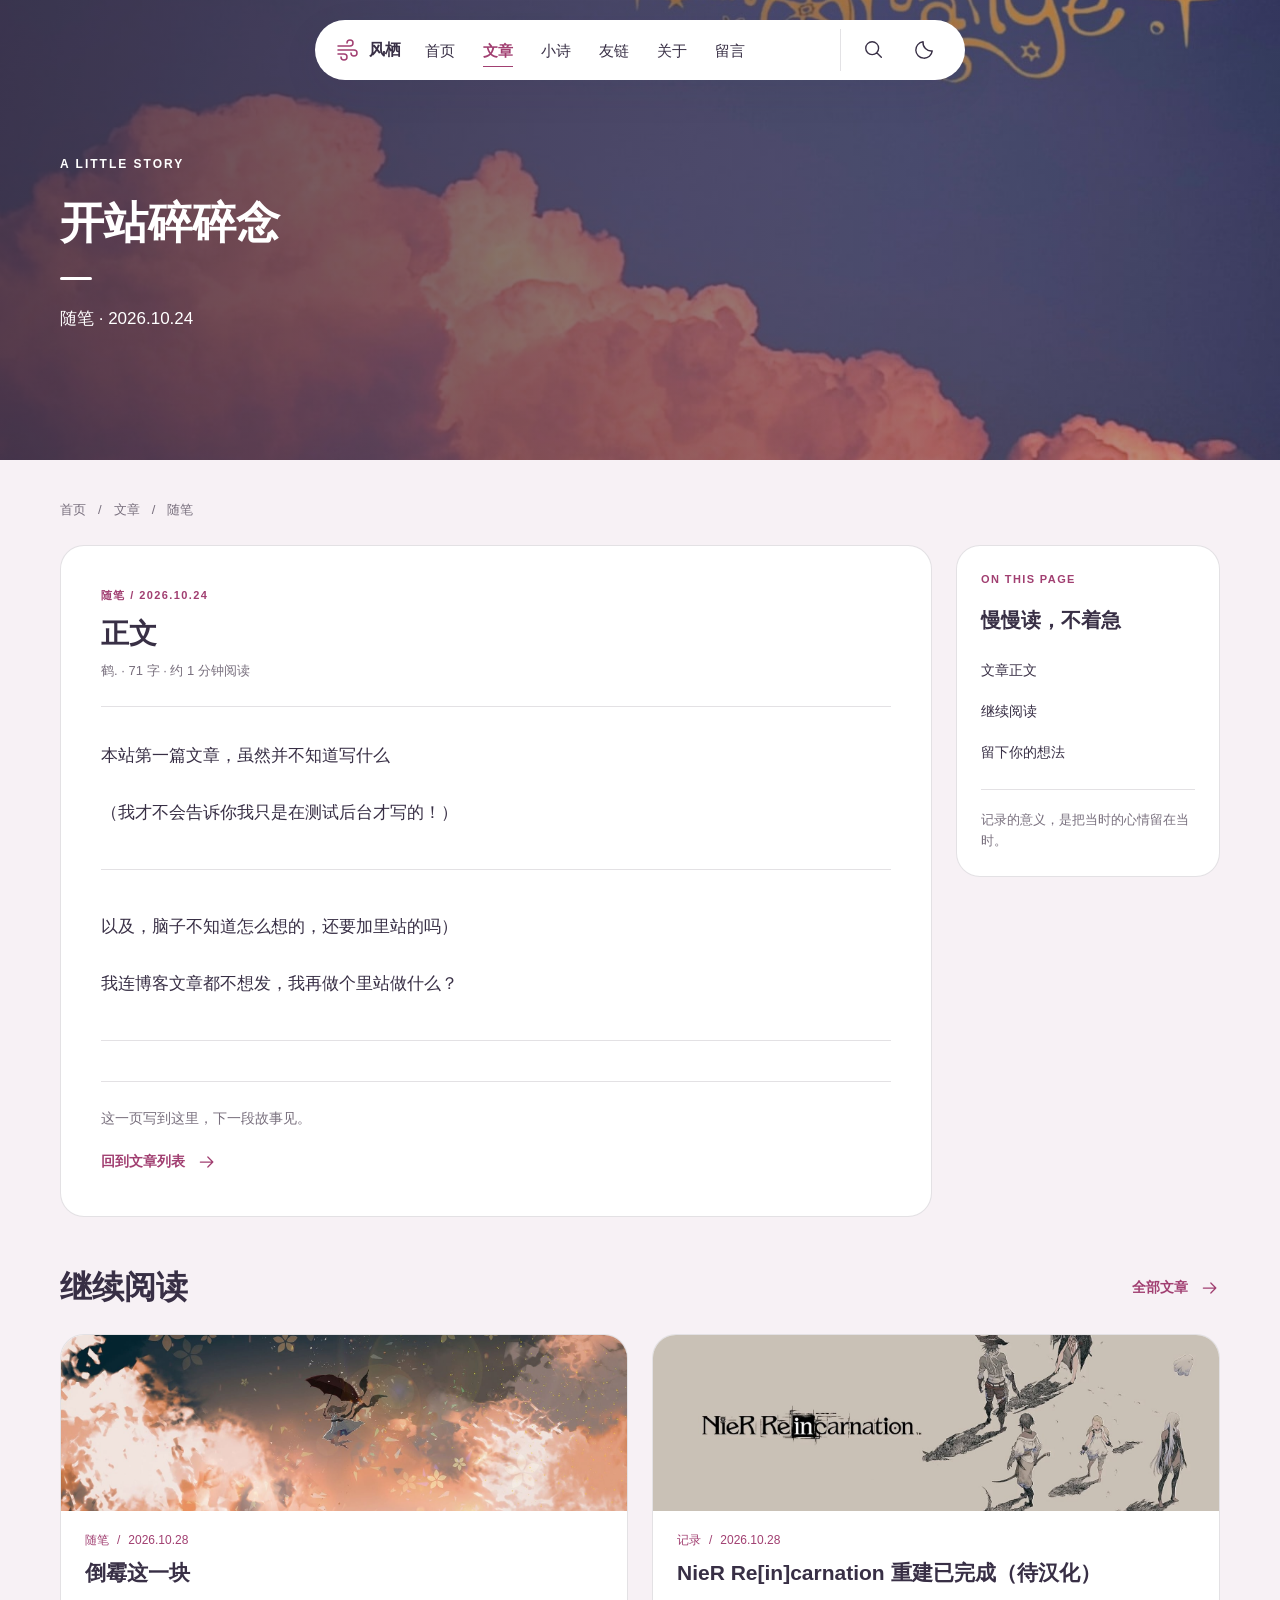
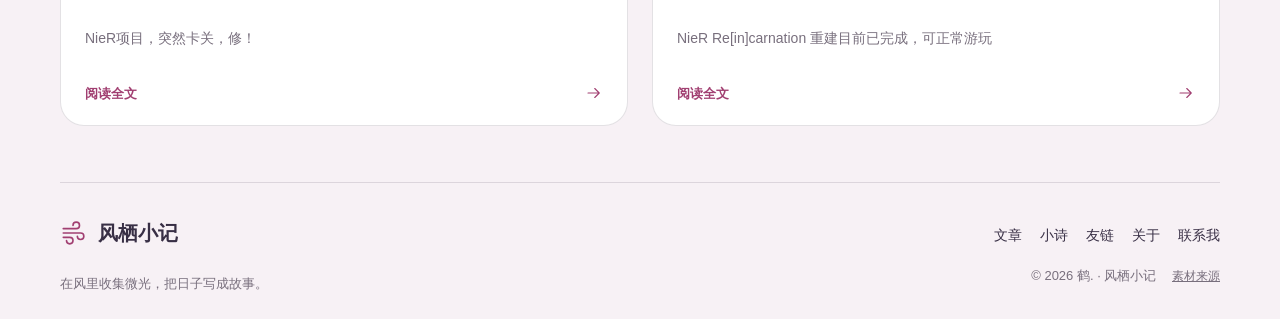
<file: 02-网站源码/article-first-day.html>
<!doctype html>
<html lang="zh-CN"><head><meta charset="utf-8"><meta name="viewport" content="width=device-width,initial-scale=1"><meta name="description" content="风栖小记，记录生活与项目中的小小片段。"><meta name="theme-color" content="#f7f1f5"><title>开站碎碎念 · 风栖小记</title><link rel="icon" href="images/site-mark.svg" type="image/svg+xml"><link rel="stylesheet" href="css/style.css"><script src="js/main.js" defer></script></head>
<body><a class="skip-link" href="#main-content">跳转到主要内容</a><header class="site-header"><div class="nav-shell">
    <a class="brand" href="index.html" aria-label="风栖小记 首页"><svg class="icon " viewBox="0 0 24 24" fill="none" stroke="currentColor" stroke-width="1.5" stroke-linecap="round" stroke-linejoin="round" aria-hidden="true"><path d="M3 8h12a3 3 0 1 0-3-3 M3 12h16a3 3 0 1 1-3 3 M3 16h6a3 3 0 1 1-3 3"/></svg><span>风栖</span></a>
    <nav id="primary-nav" class="primary-nav" aria-label="主导航"><a href="index.html">首页</a><a href="articles.html" class="active" aria-current="page">文章</a><a href="poems.html">小诗</a><a href="friends.html">友链</a><a href="about.html">关于</a><a href="contact.html">留言</a></nav>
    <div class="nav-tools"><button class="icon-button" type="button" data-open-search aria-label="搜索文章"><svg class="icon " viewBox="0 0 24 24" fill="none" stroke="currentColor" stroke-width="1.5" stroke-linecap="round" stroke-linejoin="round" aria-hidden="true"><path d="M20 20l-5-5 M17 10a7 7 0 1 1-14 0 7 7 0 0 1 14 0"/></svg></button>
    <button class="icon-button theme-toggle" type="button" aria-label="切换深色模式" aria-pressed="false"><svg class="icon " viewBox="0 0 24 24" fill="none" stroke="currentColor" stroke-width="1.5" stroke-linecap="round" stroke-linejoin="round" aria-hidden="true"><path d="M21 13A9 9 0 0 1 11 3a9 9 0 1 0 10 10"/></svg></button>
    <button class="icon-button menu-toggle" type="button" aria-label="展开导航" aria-controls="primary-nav" aria-expanded="false"><svg class="icon " viewBox="0 0 24 24" fill="none" stroke="currentColor" stroke-width="1.5" stroke-linecap="round" stroke-linejoin="round" aria-hidden="true"><path d="M4 6h16M4 12h16M4 18h16"/></svg></button></div>
    </div></header><section class="hero hero-article" aria-labelledby="page-title">
    <img class="hero-art" src="images/post-cover-4.jpg" alt="" width="1600" height="900" fetchpriority="high" decoding="async">
    <div class="hero-shade"></div><div class="hero-copy container"><p class="eyebrow">A LITTLE STORY</p><h1 id="page-title">开站碎碎念</h1><span class="hero-rule" aria-hidden="true"></span><p class="hero-description">随笔 · 2026.10.24</p></div></section><main id="main-content" class="container page-main"><nav class="breadcrumbs small" aria-label="面包屑"><a href="index.html">首页</a><span>/</span><a href="articles.html">文章</a><span>/</span><span>随笔</span></nav><div class="article-layout"><article class="article-paper surface"><header class="article-header"><p class="eyebrow">随笔 / 2026.10.24</p><h2 id="article-body-title">正文</h2><p class="muted small">鹤. · 71 字 · 约 1 分钟阅读</p></header><div class="prose" id="article-text"><p>本站第一篇文章，虽然并不知道写什么</p><p>（我才不会告诉你我只是在测试后台才写的！）</p>
<hr>
<p>以及，脑子不知道怎么想的，还要加里站的吗）</p><p>我连博客文章都不想发，我再做个里站做什么？</p>
<hr></div><footer class="article-ending"><p>这一页写到这里，下一段故事见。</p><a class="text-link" href="articles.html">回到文章列表 <svg class="icon " viewBox="0 0 24 24" fill="none" stroke="currentColor" stroke-width="1.5" stroke-linecap="round" stroke-linejoin="round" aria-hidden="true"><path d="M4 12h15m-6-6 6 6-6 6"/></svg></a></footer></article><aside class="article-sidebar surface"><p class="eyebrow">ON THIS PAGE</p><h2>慢慢读，不着急</h2><nav aria-label="文章目录"><a href="#article-body-title">文章正文</a><a href="#related-title">继续阅读</a><a href="contact.html">留下你的想法</a></nav><p class="muted small">记录的意义，是把当时的心情留在当时。</p></aside></div><section class="related-section" aria-labelledby="related-title"><div class="section-heading"><h2 id="related-title">继续阅读</h2><a class="text-link" href="articles.html">全部文章 <svg class="icon " viewBox="0 0 24 24" fill="none" stroke="currentColor" stroke-width="1.5" stroke-linecap="round" stroke-linejoin="round" aria-hidden="true"><path d="M4 12h15m-6-6 6 6-6 6"/></svg></a></div><div class="post-grid articles-grid"><article class="post-card reveal" data-category="随笔" data-search="倒霉这一块 随笔 碎碎念 

NieR项目，突然卡关，修！

修一半家里WiFi的WAN口烧了可能，突然没网了，怎么拔插都没用

WAN口路由到不用的Lan2

然后发现IPV6不见了，修！

然后…

![](https://photo.0305.tw.cn/i/2026/10/29/qykp0-1.png)

盘炸了…E突然读不到了

三个故障同时来，一个比一个优先级高…

现在忙完已经是00:46:21了，诞生了这篇碎碎念（什么碎碎念，明明是怨气）"><a class="card-image-link" href="article-bad-luck.html" tabindex="-1" aria-hidden="true"><img src="images/banner-home.jpg" alt="倒霉这一块" class="card-image" loading="lazy" decoding="async" width="1600" height="900"></a><div class="post-card-body"><p class="post-meta"><span>随笔</span><span aria-hidden="true">/</span><time datetime="2026-10-28T16:42:05.747Z">2026.10.28</time></p><h3><a href="article-bad-luck.html">倒霉这一块</a></h3><p class="card-excerpt">NieR项目，突然卡关，修！</p><a class="text-link card-read" href="article-bad-luck.html" aria-label="阅读全文：倒霉这一块">阅读全文 <svg class="icon " viewBox="0 0 24 24" fill="none" stroke="currentColor" stroke-width="1.5" stroke-linecap="round" stroke-linejoin="round" aria-hidden="true"><path d="M4 12h15m-6-6 6 6-6 6"/></svg></a></div></article><article class="post-card reveal" data-category="记录" data-search="NieR Re[in]carnation 重建已完成（待汉化） 记录 

NieR Re\[in\]carnation 重建目前已完成，可正常游玩

别的不知道）但Happy New Year 2022

![Happy New Year 2022](https://photo.0305.tw.cn/i/2026/10/28/tubtb3.png)

New Year&#x27;s Luck of the Draw （新年“抽”好运）

![New Year&#x27;s Luck of the Draw （新年“抽”好运）](https://photo.0305.tw.cn/i/2026/10/28/twmjy2.png)

1st Anniversary Eve Festival （一周年纪念前夕节）

![1st Anniversary Eve Festival （一周年纪念前夕节）](https://photo.0305.tw.cn/i/2026/10/28/u0tq3w.png)

熟悉的感觉又都回来了，真好"><a class="card-image-link" href="article-nier-rebuild.html" tabindex="-1" aria-hidden="true"><img src="images/post-cover-2.jpg" alt="NieR Re[in]carnation 重建已完成（待汉化）" class="card-image" loading="lazy" decoding="async" width="1600" height="900"></a><div class="post-card-body"><p class="post-meta"><span>记录</span><span aria-hidden="true">/</span><time datetime="2026-10-28T09:59:31.999Z">2026.10.28</time></p><h3><a href="article-nier-rebuild.html">NieR Re[in]carnation 重建已完成（待汉化）</a></h3><p class="card-excerpt">NieR Re[in]carnation 重建目前已完成，可正常游玩</p><a class="text-link card-read" href="article-nier-rebuild.html" aria-label="阅读全文：NieR Re[in]carnation 重建已完成（待汉化）">阅读全文 <svg class="icon " viewBox="0 0 24 24" fill="none" stroke="currentColor" stroke-width="1.5" stroke-linecap="round" stroke-linejoin="round" aria-hidden="true"><path d="M4 12h15m-6-6 6 6-6 6"/></svg></a></div></article></div></section><dialog class="lightbox" id="lightbox" aria-label="文章配图预览"><button type="button" class="icon-button" data-close-lightbox aria-label="关闭图片预览"><svg class="icon " viewBox="0 0 24 24" fill="none" stroke="currentColor" stroke-width="1.5" stroke-linecap="round" stroke-linejoin="round" aria-hidden="true"><path d="m6 6 12 12M18 6 6 18"/></svg></button><img src="images/banner-home.jpg" alt=""><p></p></dialog></main><footer class="site-footer container"><div class="footer-top"><div><a class="footer-brand" href="index.html"><svg class="icon " viewBox="0 0 24 24" fill="none" stroke="currentColor" stroke-width="1.5" stroke-linecap="round" stroke-linejoin="round" aria-hidden="true"><path d="M3 8h12a3 3 0 1 0-3-3 M3 12h16a3 3 0 1 1-3 3 M3 16h6a3 3 0 1 1-3 3"/></svg><span>风栖小记</span></a><p>在风里收集微光，把日子写成故事。</p></div>
    <div class="footer-right"><nav aria-label="页脚导航"><a href="articles.html">文章</a><a href="poems.html">小诗</a><a href="friends.html">友链</a><a href="about.html">关于</a><a href="contact.html">联系我</a></nav><p>© 2026 鹤. · 风栖小记 <a class="source-link" href="sources.html">素材来源</a></p></div></div></footer>
    <button class="back-to-top icon-button" type="button" aria-label="返回顶部" hidden><svg class="icon " viewBox="0 0 24 24" fill="none" stroke="currentColor" stroke-width="1.5" stroke-linecap="round" stroke-linejoin="round" aria-hidden="true"><path d="M12 20V4m-6 6 6-6 6 6"/></svg></button>
    <dialog class="search-dialog" id="search-dialog" aria-labelledby="search-title"><div class="dialog-heading"><h2 id="search-title">在文字里找一找</h2><button class="icon-button" type="button" data-close-search aria-label="关闭搜索"><svg class="icon " viewBox="0 0 24 24" fill="none" stroke="currentColor" stroke-width="1.5" stroke-linecap="round" stroke-linejoin="round" aria-hidden="true"><path d="m6 6 12 12M18 6 6 18"/></svg></button></div><form action="articles.html" method="get" class="search-form"><label for="global-query">搜索文章标题、正文或标签</label><div class="search-input-row"><input type="search" id="global-query" name="q" placeholder="试试“NieR”或“随笔”" maxlength="80"><button class="button button-primary" type="submit">搜索 <svg class="icon " viewBox="0 0 24 24" fill="none" stroke="currentColor" stroke-width="1.5" stroke-linecap="round" stroke-linejoin="round" aria-hidden="true"><path d="M4 12h15m-6-6 6 6-6 6"/></svg></button></div></form><p class="muted small">按 Esc 关闭。搜索会前往文章列表。</p></dialog><noscript><p class="noscript-note">当前浏览器未启用 JavaScript。文章、小诗和导航仍可阅读；搜索、主题切换和留言演示需要启用 JavaScript。</p></noscript></body></html>
</file>
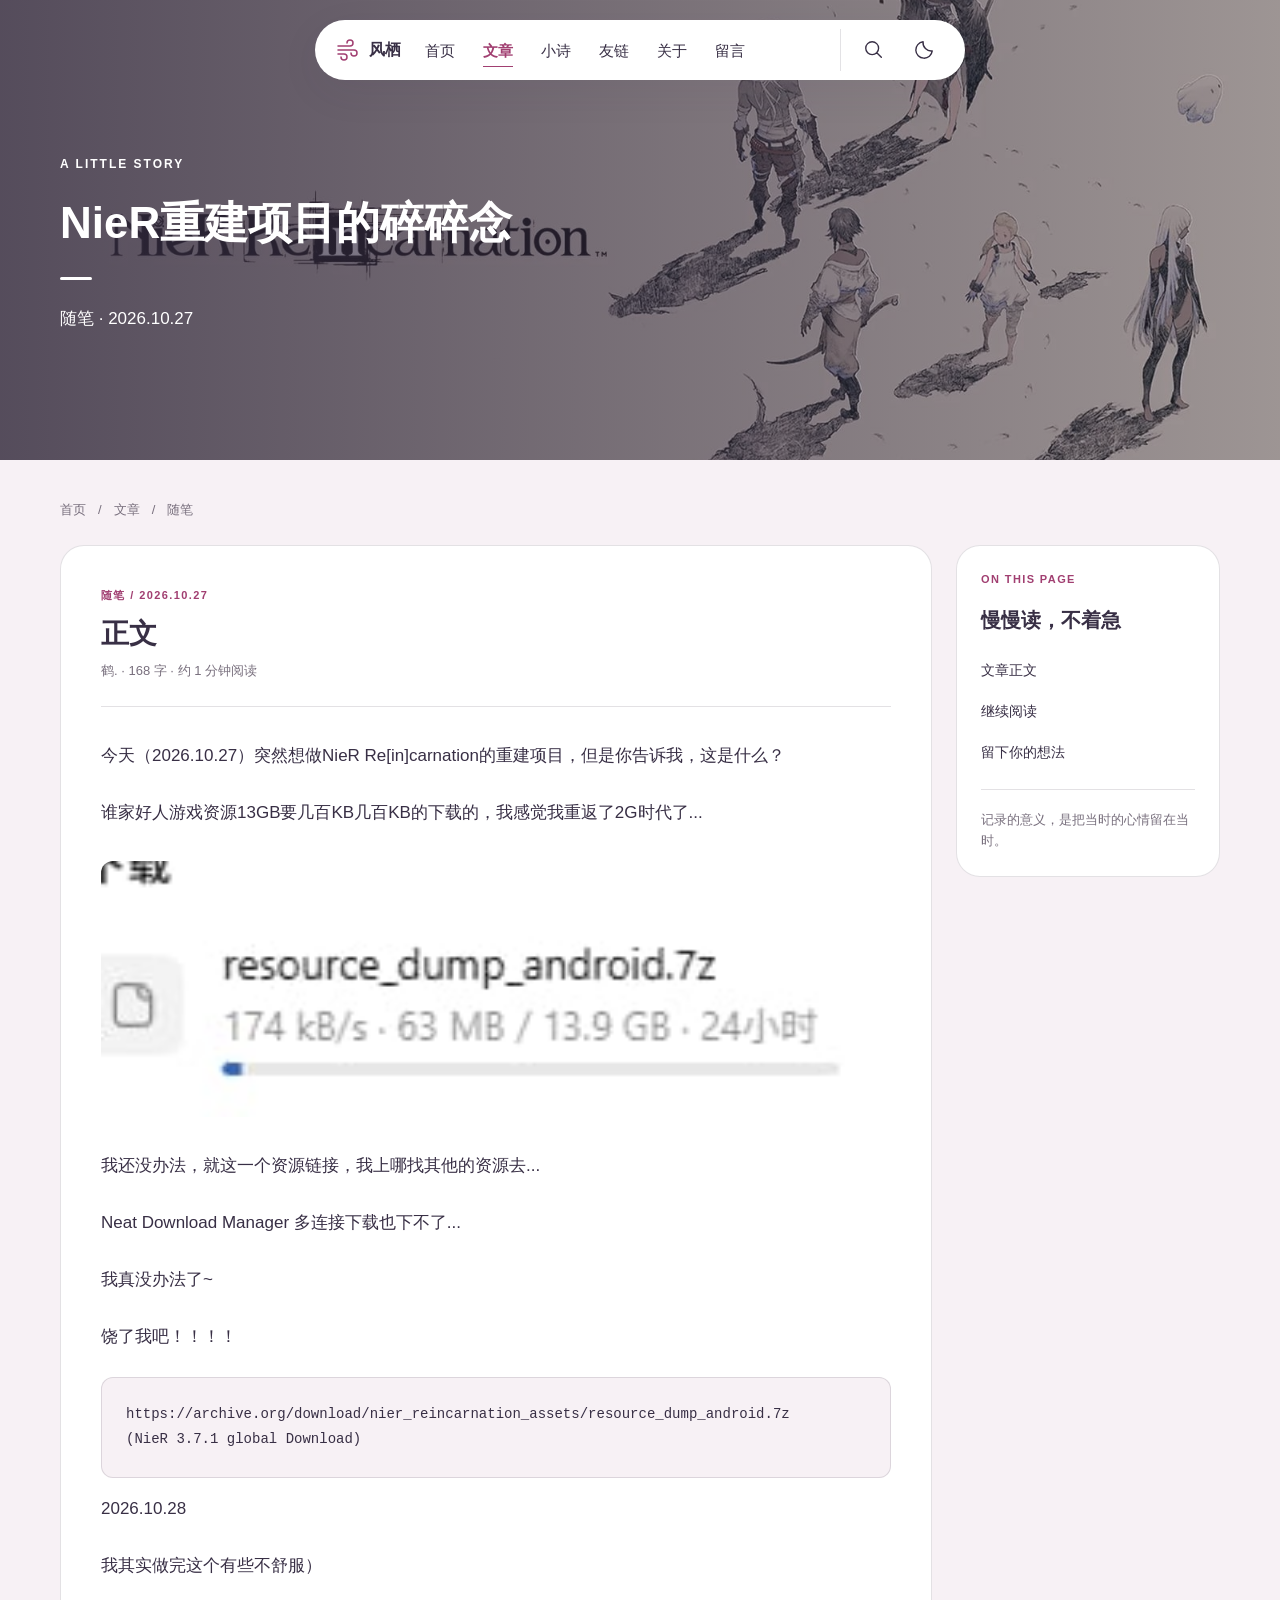
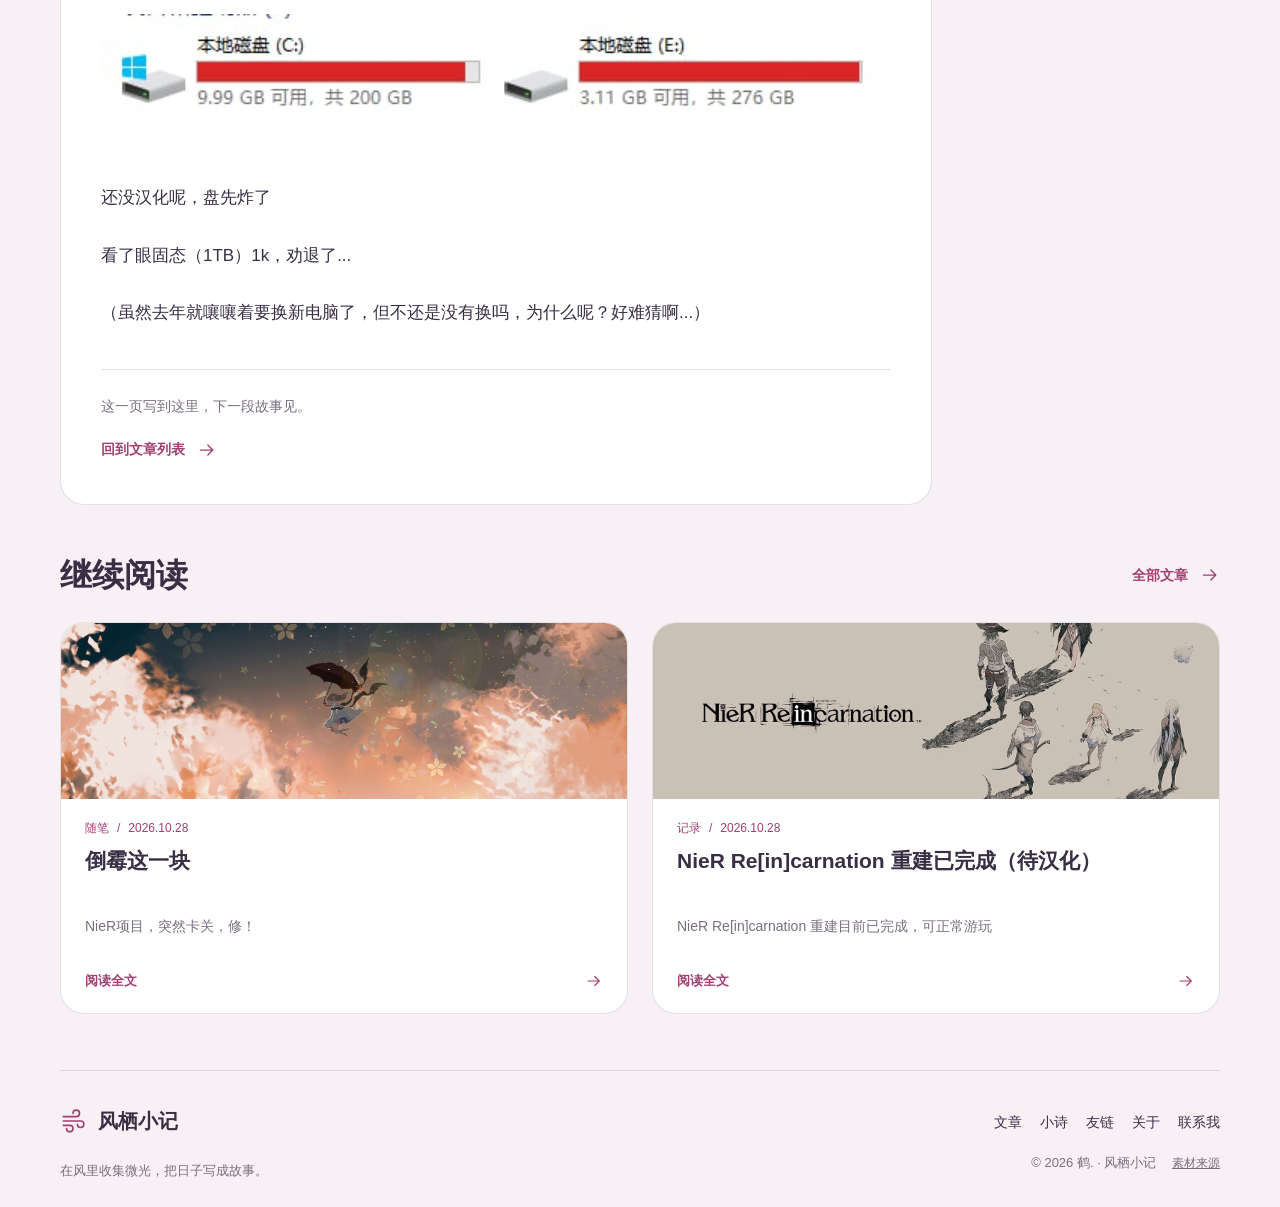
<file: 02-网站源码/article-nier-notes.html>
<!doctype html>
<html lang="zh-CN"><head><meta charset="utf-8"><meta name="viewport" content="width=device-width,initial-scale=1"><meta name="description" content="风栖小记，记录生活与项目中的小小片段。"><meta name="theme-color" content="#f7f1f5"><title>NieR重建项目的碎碎念 · 风栖小记</title><link rel="icon" href="images/site-mark.svg" type="image/svg+xml"><link rel="stylesheet" href="css/style.css"><script src="js/main.js" defer></script></head>
<body><a class="skip-link" href="#main-content">跳转到主要内容</a><header class="site-header"><div class="nav-shell">
    <a class="brand" href="index.html" aria-label="风栖小记 首页"><svg class="icon " viewBox="0 0 24 24" fill="none" stroke="currentColor" stroke-width="1.5" stroke-linecap="round" stroke-linejoin="round" aria-hidden="true"><path d="M3 8h12a3 3 0 1 0-3-3 M3 12h16a3 3 0 1 1-3 3 M3 16h6a3 3 0 1 1-3 3"/></svg><span>风栖</span></a>
    <nav id="primary-nav" class="primary-nav" aria-label="主导航"><a href="index.html">首页</a><a href="articles.html" class="active" aria-current="page">文章</a><a href="poems.html">小诗</a><a href="friends.html">友链</a><a href="about.html">关于</a><a href="contact.html">留言</a></nav>
    <div class="nav-tools"><button class="icon-button" type="button" data-open-search aria-label="搜索文章"><svg class="icon " viewBox="0 0 24 24" fill="none" stroke="currentColor" stroke-width="1.5" stroke-linecap="round" stroke-linejoin="round" aria-hidden="true"><path d="M20 20l-5-5 M17 10a7 7 0 1 1-14 0 7 7 0 0 1 14 0"/></svg></button>
    <button class="icon-button theme-toggle" type="button" aria-label="切换深色模式" aria-pressed="false"><svg class="icon " viewBox="0 0 24 24" fill="none" stroke="currentColor" stroke-width="1.5" stroke-linecap="round" stroke-linejoin="round" aria-hidden="true"><path d="M21 13A9 9 0 0 1 11 3a9 9 0 1 0 10 10"/></svg></button>
    <button class="icon-button menu-toggle" type="button" aria-label="展开导航" aria-controls="primary-nav" aria-expanded="false"><svg class="icon " viewBox="0 0 24 24" fill="none" stroke="currentColor" stroke-width="1.5" stroke-linecap="round" stroke-linejoin="round" aria-hidden="true"><path d="M4 6h16M4 12h16M4 18h16"/></svg></button></div>
    </div></header><section class="hero hero-article" aria-labelledby="page-title">
    <img class="hero-art" src="images/post-cover-3.jpg" alt="" width="1600" height="900" fetchpriority="high" decoding="async">
    <div class="hero-shade"></div><div class="hero-copy container"><p class="eyebrow">A LITTLE STORY</p><h1 id="page-title">NieR重建项目的碎碎念</h1><span class="hero-rule" aria-hidden="true"></span><p class="hero-description">随笔 · 2026.10.27</p></div></section><main id="main-content" class="container page-main"><nav class="breadcrumbs small" aria-label="面包屑"><a href="index.html">首页</a><span>/</span><a href="articles.html">文章</a><span>/</span><span>随笔</span></nav><div class="article-layout"><article class="article-paper surface"><header class="article-header"><p class="eyebrow">随笔 / 2026.10.27</p><h2 id="article-body-title">正文</h2><p class="muted small">鹤. · 168 字 · 约 1 分钟阅读</p></header><div class="prose" id="article-text"><p>今天（2026.10.27）突然想做NieR Re[in]carnation的重建项目，但是你告诉我，这是什么？</p>
<p>谁家好人游戏资源13GB要几百KB几百KB的下载的，我感觉我重返了2G时代了...</p>
<figure><button type="button" class="image-zoom" data-lightbox aria-label="放大查看：NieR重建项目的碎碎念 配图 1"><img src="images/post-3-image-1.jpg" alt="NieR重建项目的碎碎念 配图 1" class="" loading="lazy" decoding="async" width="1600" height="900"></button></figure>
<p>我还没办法，就这一个资源链接，我上哪找其他的资源去...</p>
<p>Neat Download Manager 多连接下载也下不了...</p>
<p>我真没办法了~</p>
<p>饶了我吧！！！！</p>
<pre><code>https://archive.org/download/nier_reincarnation_assets/resource_dump_android.7z
(NieR 3.7.1 global Download)</code></pre>
<p>2026.10.28</p>
<p>我其实做完这个有些不舒服）</p>
<figure><button type="button" class="image-zoom" data-lightbox aria-label="放大查看：NieR重建项目的碎碎念 配图 2"><img src="images/post-3-image-2.jpg" alt="NieR重建项目的碎碎念 配图 2" class="" loading="lazy" decoding="async" width="1600" height="900"></button></figure>
<p>还没汉化呢，盘先炸了</p>
<p>看了眼固态（1TB）1k，劝退了...</p>
<p>（虽然去年就嚷嚷着要换新电脑了，但不还是没有换吗，为什么呢？好难猜啊...）</p></div><footer class="article-ending"><p>这一页写到这里，下一段故事见。</p><a class="text-link" href="articles.html">回到文章列表 <svg class="icon " viewBox="0 0 24 24" fill="none" stroke="currentColor" stroke-width="1.5" stroke-linecap="round" stroke-linejoin="round" aria-hidden="true"><path d="M4 12h15m-6-6 6 6-6 6"/></svg></a></footer></article><aside class="article-sidebar surface"><p class="eyebrow">ON THIS PAGE</p><h2>慢慢读，不着急</h2><nav aria-label="文章目录"><a href="#article-body-title">文章正文</a><a href="#related-title">继续阅读</a><a href="contact.html">留下你的想法</a></nav><p class="muted small">记录的意义，是把当时的心情留在当时。</p></aside></div><section class="related-section" aria-labelledby="related-title"><div class="section-heading"><h2 id="related-title">继续阅读</h2><a class="text-link" href="articles.html">全部文章 <svg class="icon " viewBox="0 0 24 24" fill="none" stroke="currentColor" stroke-width="1.5" stroke-linecap="round" stroke-linejoin="round" aria-hidden="true"><path d="M4 12h15m-6-6 6 6-6 6"/></svg></a></div><div class="post-grid articles-grid"><article class="post-card reveal" data-category="随笔" data-search="倒霉这一块 随笔 碎碎念 

NieR项目，突然卡关，修！

修一半家里WiFi的WAN口烧了可能，突然没网了，怎么拔插都没用

WAN口路由到不用的Lan2

然后发现IPV6不见了，修！

然后…

![](https://photo.0305.tw.cn/i/2026/10/29/qykp0-1.png)

盘炸了…E突然读不到了

三个故障同时来，一个比一个优先级高…

现在忙完已经是00:46:21了，诞生了这篇碎碎念（什么碎碎念，明明是怨气）"><a class="card-image-link" href="article-bad-luck.html" tabindex="-1" aria-hidden="true"><img src="images/banner-home.jpg" alt="倒霉这一块" class="card-image" loading="lazy" decoding="async" width="1600" height="900"></a><div class="post-card-body"><p class="post-meta"><span>随笔</span><span aria-hidden="true">/</span><time datetime="2026-10-28T16:42:05.747Z">2026.10.28</time></p><h3><a href="article-bad-luck.html">倒霉这一块</a></h3><p class="card-excerpt">NieR项目，突然卡关，修！</p><a class="text-link card-read" href="article-bad-luck.html" aria-label="阅读全文：倒霉这一块">阅读全文 <svg class="icon " viewBox="0 0 24 24" fill="none" stroke="currentColor" stroke-width="1.5" stroke-linecap="round" stroke-linejoin="round" aria-hidden="true"><path d="M4 12h15m-6-6 6 6-6 6"/></svg></a></div></article><article class="post-card reveal" data-category="记录" data-search="NieR Re[in]carnation 重建已完成（待汉化） 记录 

NieR Re\[in\]carnation 重建目前已完成，可正常游玩

别的不知道）但Happy New Year 2022

![Happy New Year 2022](https://photo.0305.tw.cn/i/2026/10/28/tubtb3.png)

New Year&#x27;s Luck of the Draw （新年“抽”好运）

![New Year&#x27;s Luck of the Draw （新年“抽”好运）](https://photo.0305.tw.cn/i/2026/10/28/twmjy2.png)

1st Anniversary Eve Festival （一周年纪念前夕节）

![1st Anniversary Eve Festival （一周年纪念前夕节）](https://photo.0305.tw.cn/i/2026/10/28/u0tq3w.png)

熟悉的感觉又都回来了，真好"><a class="card-image-link" href="article-nier-rebuild.html" tabindex="-1" aria-hidden="true"><img src="images/post-cover-2.jpg" alt="NieR Re[in]carnation 重建已完成（待汉化）" class="card-image" loading="lazy" decoding="async" width="1600" height="900"></a><div class="post-card-body"><p class="post-meta"><span>记录</span><span aria-hidden="true">/</span><time datetime="2026-10-28T09:59:31.999Z">2026.10.28</time></p><h3><a href="article-nier-rebuild.html">NieR Re[in]carnation 重建已完成（待汉化）</a></h3><p class="card-excerpt">NieR Re[in]carnation 重建目前已完成，可正常游玩</p><a class="text-link card-read" href="article-nier-rebuild.html" aria-label="阅读全文：NieR Re[in]carnation 重建已完成（待汉化）">阅读全文 <svg class="icon " viewBox="0 0 24 24" fill="none" stroke="currentColor" stroke-width="1.5" stroke-linecap="round" stroke-linejoin="round" aria-hidden="true"><path d="M4 12h15m-6-6 6 6-6 6"/></svg></a></div></article></div></section><dialog class="lightbox" id="lightbox" aria-label="文章配图预览"><button type="button" class="icon-button" data-close-lightbox aria-label="关闭图片预览"><svg class="icon " viewBox="0 0 24 24" fill="none" stroke="currentColor" stroke-width="1.5" stroke-linecap="round" stroke-linejoin="round" aria-hidden="true"><path d="m6 6 12 12M18 6 6 18"/></svg></button><img src="images/banner-home.jpg" alt=""><p></p></dialog></main><footer class="site-footer container"><div class="footer-top"><div><a class="footer-brand" href="index.html"><svg class="icon " viewBox="0 0 24 24" fill="none" stroke="currentColor" stroke-width="1.5" stroke-linecap="round" stroke-linejoin="round" aria-hidden="true"><path d="M3 8h12a3 3 0 1 0-3-3 M3 12h16a3 3 0 1 1-3 3 M3 16h6a3 3 0 1 1-3 3"/></svg><span>风栖小记</span></a><p>在风里收集微光，把日子写成故事。</p></div>
    <div class="footer-right"><nav aria-label="页脚导航"><a href="articles.html">文章</a><a href="poems.html">小诗</a><a href="friends.html">友链</a><a href="about.html">关于</a><a href="contact.html">联系我</a></nav><p>© 2026 鹤. · 风栖小记 <a class="source-link" href="sources.html">素材来源</a></p></div></div></footer>
    <button class="back-to-top icon-button" type="button" aria-label="返回顶部" hidden><svg class="icon " viewBox="0 0 24 24" fill="none" stroke="currentColor" stroke-width="1.5" stroke-linecap="round" stroke-linejoin="round" aria-hidden="true"><path d="M12 20V4m-6 6 6-6 6 6"/></svg></button>
    <dialog class="search-dialog" id="search-dialog" aria-labelledby="search-title"><div class="dialog-heading"><h2 id="search-title">在文字里找一找</h2><button class="icon-button" type="button" data-close-search aria-label="关闭搜索"><svg class="icon " viewBox="0 0 24 24" fill="none" stroke="currentColor" stroke-width="1.5" stroke-linecap="round" stroke-linejoin="round" aria-hidden="true"><path d="m6 6 12 12M18 6 6 18"/></svg></button></div><form action="articles.html" method="get" class="search-form"><label for="global-query">搜索文章标题、正文或标签</label><div class="search-input-row"><input type="search" id="global-query" name="q" placeholder="试试“NieR”或“随笔”" maxlength="80"><button class="button button-primary" type="submit">搜索 <svg class="icon " viewBox="0 0 24 24" fill="none" stroke="currentColor" stroke-width="1.5" stroke-linecap="round" stroke-linejoin="round" aria-hidden="true"><path d="M4 12h15m-6-6 6 6-6 6"/></svg></button></div></form><p class="muted small">按 Esc 关闭。搜索会前往文章列表。</p></dialog><noscript><p class="noscript-note">当前浏览器未启用 JavaScript。文章、小诗和导航仍可阅读；搜索、主题切换和留言演示需要启用 JavaScript。</p></noscript></body></html>
</file>
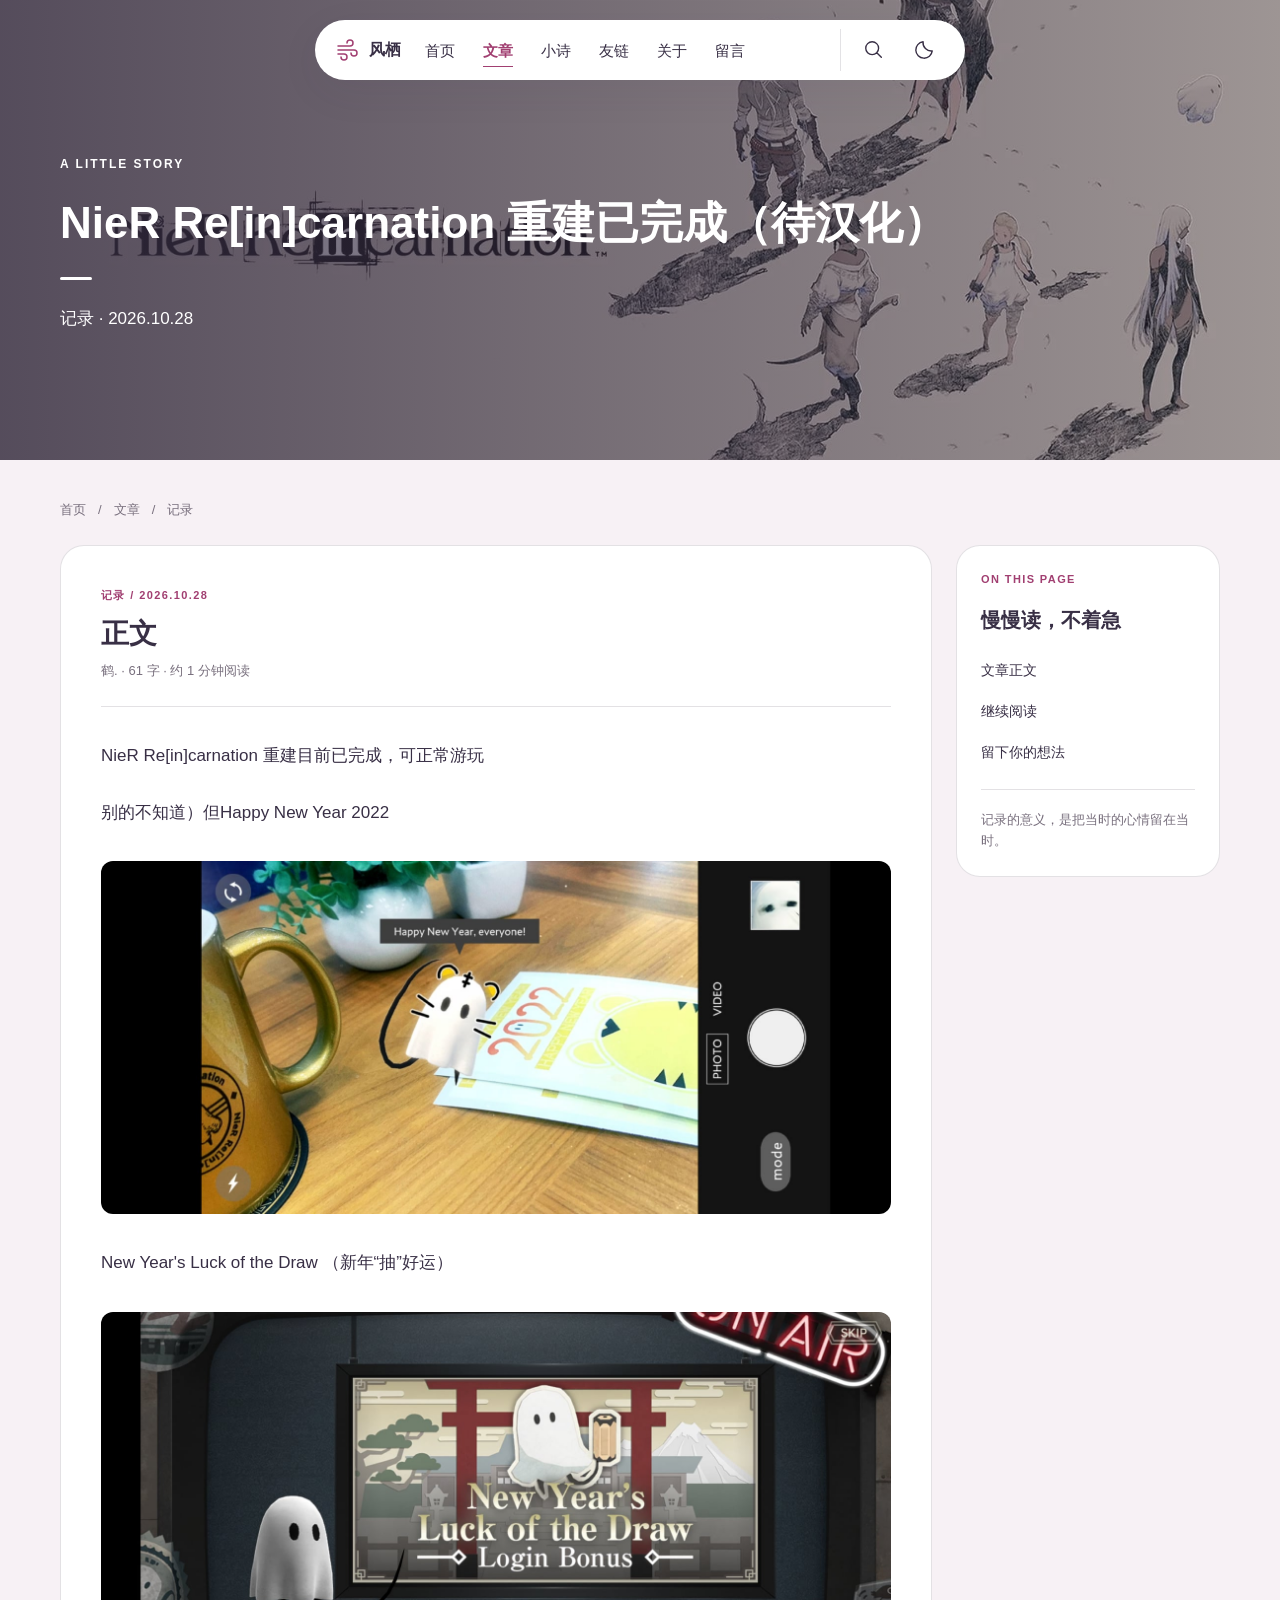
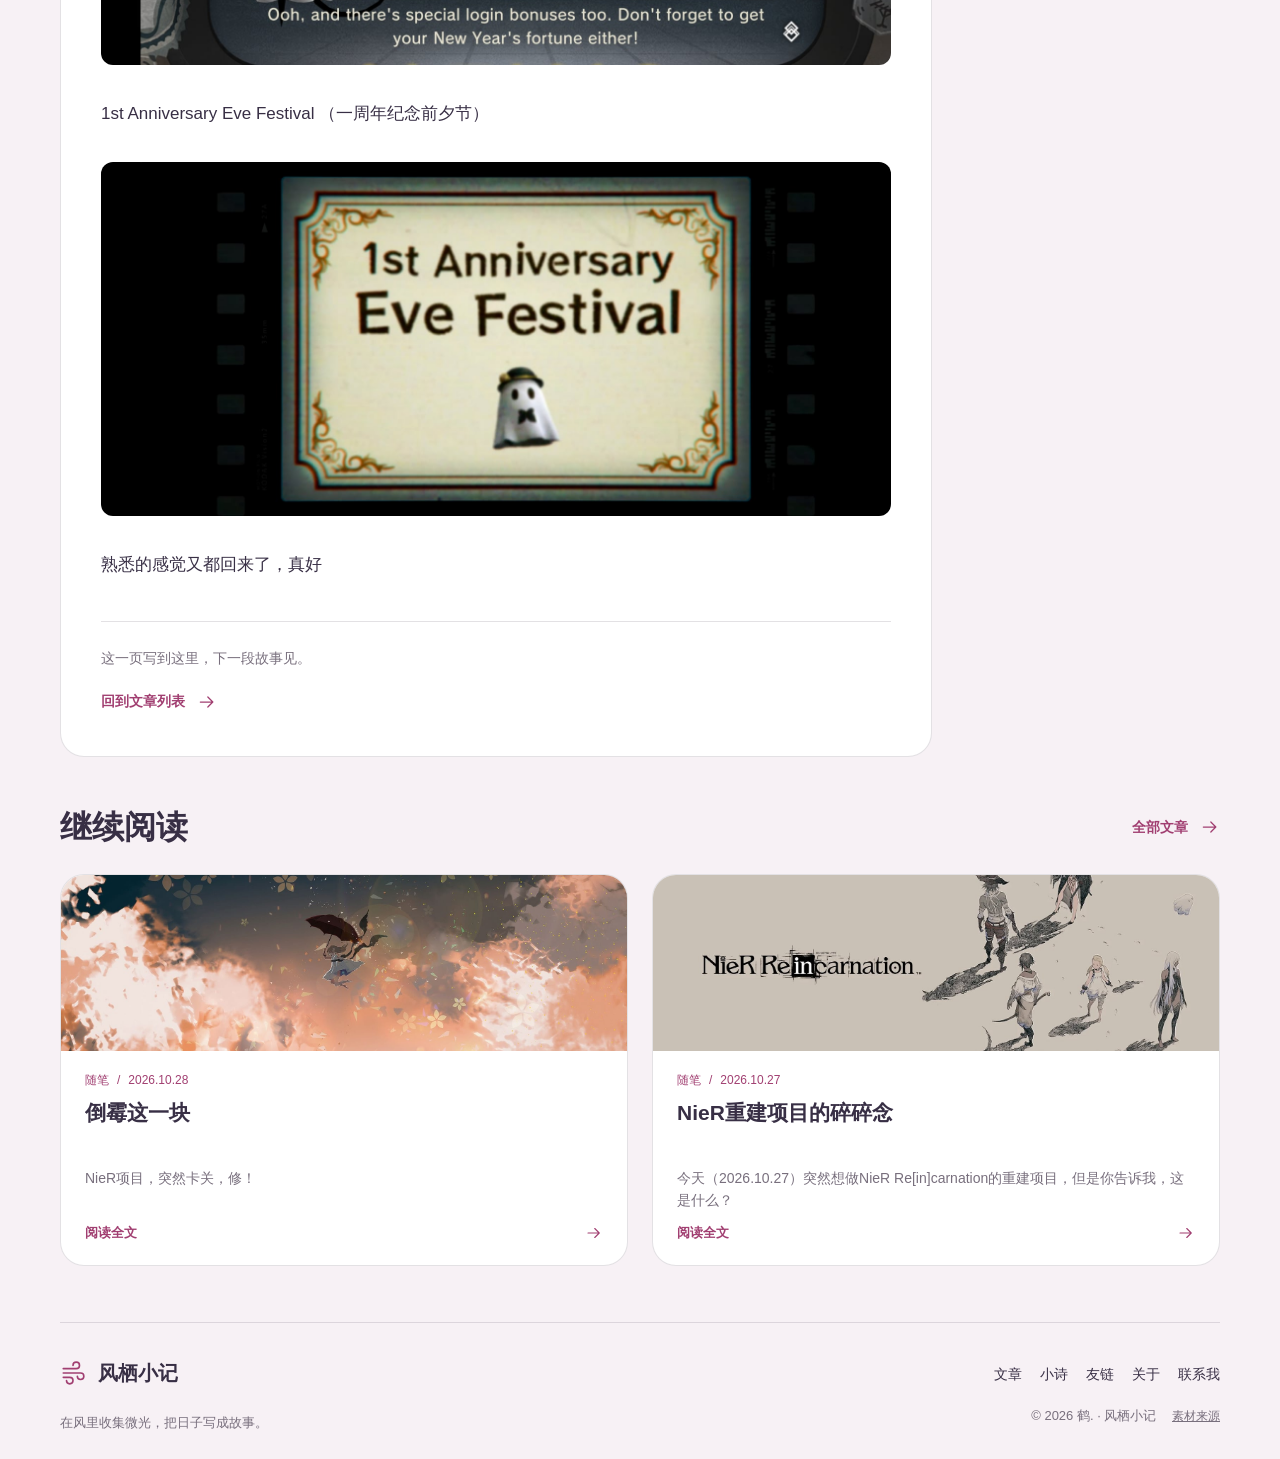
<file: 02-网站源码/article-nier-rebuild.html>
<!doctype html>
<html lang="zh-CN"><head><meta charset="utf-8"><meta name="viewport" content="width=device-width,initial-scale=1"><meta name="description" content="风栖小记，记录生活与项目中的小小片段。"><meta name="theme-color" content="#f7f1f5"><title>NieR Re[in]carnation 重建已完成（待汉化） · 风栖小记</title><link rel="icon" href="images/site-mark.svg" type="image/svg+xml"><link rel="stylesheet" href="css/style.css"><script src="js/main.js" defer></script></head>
<body><a class="skip-link" href="#main-content">跳转到主要内容</a><header class="site-header"><div class="nav-shell">
    <a class="brand" href="index.html" aria-label="风栖小记 首页"><svg class="icon " viewBox="0 0 24 24" fill="none" stroke="currentColor" stroke-width="1.5" stroke-linecap="round" stroke-linejoin="round" aria-hidden="true"><path d="M3 8h12a3 3 0 1 0-3-3 M3 12h16a3 3 0 1 1-3 3 M3 16h6a3 3 0 1 1-3 3"/></svg><span>风栖</span></a>
    <nav id="primary-nav" class="primary-nav" aria-label="主导航"><a href="index.html">首页</a><a href="articles.html" class="active" aria-current="page">文章</a><a href="poems.html">小诗</a><a href="friends.html">友链</a><a href="about.html">关于</a><a href="contact.html">留言</a></nav>
    <div class="nav-tools"><button class="icon-button" type="button" data-open-search aria-label="搜索文章"><svg class="icon " viewBox="0 0 24 24" fill="none" stroke="currentColor" stroke-width="1.5" stroke-linecap="round" stroke-linejoin="round" aria-hidden="true"><path d="M20 20l-5-5 M17 10a7 7 0 1 1-14 0 7 7 0 0 1 14 0"/></svg></button>
    <button class="icon-button theme-toggle" type="button" aria-label="切换深色模式" aria-pressed="false"><svg class="icon " viewBox="0 0 24 24" fill="none" stroke="currentColor" stroke-width="1.5" stroke-linecap="round" stroke-linejoin="round" aria-hidden="true"><path d="M21 13A9 9 0 0 1 11 3a9 9 0 1 0 10 10"/></svg></button>
    <button class="icon-button menu-toggle" type="button" aria-label="展开导航" aria-controls="primary-nav" aria-expanded="false"><svg class="icon " viewBox="0 0 24 24" fill="none" stroke="currentColor" stroke-width="1.5" stroke-linecap="round" stroke-linejoin="round" aria-hidden="true"><path d="M4 6h16M4 12h16M4 18h16"/></svg></button></div>
    </div></header><section class="hero hero-article" aria-labelledby="page-title">
    <img class="hero-art" src="images/post-cover-2.jpg" alt="" width="1600" height="900" fetchpriority="high" decoding="async">
    <div class="hero-shade"></div><div class="hero-copy container"><p class="eyebrow">A LITTLE STORY</p><h1 id="page-title">NieR Re[in]carnation 重建已完成（待汉化）</h1><span class="hero-rule" aria-hidden="true"></span><p class="hero-description">记录 · 2026.10.28</p></div></section><main id="main-content" class="container page-main"><nav class="breadcrumbs small" aria-label="面包屑"><a href="index.html">首页</a><span>/</span><a href="articles.html">文章</a><span>/</span><span>记录</span></nav><div class="article-layout"><article class="article-paper surface"><header class="article-header"><p class="eyebrow">记录 / 2026.10.28</p><h2 id="article-body-title">正文</h2><p class="muted small">鹤. · 61 字 · 约 1 分钟阅读</p></header><div class="prose" id="article-text"><p>NieR Re[in]carnation 重建目前已完成，可正常游玩</p>
<p>别的不知道）但Happy New Year 2022</p>
<figure><button type="button" class="image-zoom" data-lightbox aria-label="放大查看：Happy New Year 2022"><img src="images/post-2-image-1.jpg" alt="Happy New Year 2022" class="" loading="lazy" decoding="async" width="1600" height="900"></button></figure>
<p>New Year&#x27;s Luck of the Draw （新年“抽”好运）</p>
<figure><button type="button" class="image-zoom" data-lightbox aria-label="放大查看：New Year&#x27;s Luck of the Draw （新年“抽”好运）"><img src="images/post-2-image-2.jpg" alt="New Year&#x27;s Luck of the Draw （新年“抽”好运）" class="" loading="lazy" decoding="async" width="1600" height="900"></button></figure>
<p>1st Anniversary Eve Festival （一周年纪念前夕节）</p>
<figure><button type="button" class="image-zoom" data-lightbox aria-label="放大查看：1st Anniversary Eve Festival （一周年纪念前夕节）"><img src="images/post-2-image-3.jpg" alt="1st Anniversary Eve Festival （一周年纪念前夕节）" class="" loading="lazy" decoding="async" width="1600" height="900"></button></figure>
<p>熟悉的感觉又都回来了，真好</p></div><footer class="article-ending"><p>这一页写到这里，下一段故事见。</p><a class="text-link" href="articles.html">回到文章列表 <svg class="icon " viewBox="0 0 24 24" fill="none" stroke="currentColor" stroke-width="1.5" stroke-linecap="round" stroke-linejoin="round" aria-hidden="true"><path d="M4 12h15m-6-6 6 6-6 6"/></svg></a></footer></article><aside class="article-sidebar surface"><p class="eyebrow">ON THIS PAGE</p><h2>慢慢读，不着急</h2><nav aria-label="文章目录"><a href="#article-body-title">文章正文</a><a href="#related-title">继续阅读</a><a href="contact.html">留下你的想法</a></nav><p class="muted small">记录的意义，是把当时的心情留在当时。</p></aside></div><section class="related-section" aria-labelledby="related-title"><div class="section-heading"><h2 id="related-title">继续阅读</h2><a class="text-link" href="articles.html">全部文章 <svg class="icon " viewBox="0 0 24 24" fill="none" stroke="currentColor" stroke-width="1.5" stroke-linecap="round" stroke-linejoin="round" aria-hidden="true"><path d="M4 12h15m-6-6 6 6-6 6"/></svg></a></div><div class="post-grid articles-grid"><article class="post-card reveal" data-category="随笔" data-search="倒霉这一块 随笔 碎碎念 

NieR项目，突然卡关，修！

修一半家里WiFi的WAN口烧了可能，突然没网了，怎么拔插都没用

WAN口路由到不用的Lan2

然后发现IPV6不见了，修！

然后…

![](https://photo.0305.tw.cn/i/2026/10/29/qykp0-1.png)

盘炸了…E突然读不到了

三个故障同时来，一个比一个优先级高…

现在忙完已经是00:46:21了，诞生了这篇碎碎念（什么碎碎念，明明是怨气）"><a class="card-image-link" href="article-bad-luck.html" tabindex="-1" aria-hidden="true"><img src="images/banner-home.jpg" alt="倒霉这一块" class="card-image" loading="lazy" decoding="async" width="1600" height="900"></a><div class="post-card-body"><p class="post-meta"><span>随笔</span><span aria-hidden="true">/</span><time datetime="2026-10-28T16:42:05.747Z">2026.10.28</time></p><h3><a href="article-bad-luck.html">倒霉这一块</a></h3><p class="card-excerpt">NieR项目，突然卡关，修！</p><a class="text-link card-read" href="article-bad-luck.html" aria-label="阅读全文：倒霉这一块">阅读全文 <svg class="icon " viewBox="0 0 24 24" fill="none" stroke="currentColor" stroke-width="1.5" stroke-linecap="round" stroke-linejoin="round" aria-hidden="true"><path d="M4 12h15m-6-6 6 6-6 6"/></svg></a></div></article><article class="post-card reveal" data-category="随笔" data-search="NieR重建项目的碎碎念 随笔 

今天（2026.10.27）突然想做NieR Re\[in\]carnation的重建项目，但是你告诉我，这是什么？

谁家好人游戏资源13GB要几百KB几百KB的下载的，我感觉我重返了2G时代了...

![](https://photo.0305.tw.cn/i/2026/10/28/g38om.png)

我还没办法，就这一个资源链接，我上哪找其他的资源去...

Neat Download Manager 多连接下载也下不了...

我真没办法了\~

饶了我吧！！！！

```
https://archive.org/download/nier_reincarnation_assets/resource_dump_android.7z
(NieR 3.7.1 global Download)
```

2026.10.28

我其实做完这个有些不舒服）

![](https://photo.0305.tw.cn/i/2026/10/28/uei3vp.png)

还没汉化呢，盘先炸了

看了眼固态（1TB）1k，劝退了...

（虽然去年就嚷嚷着要换新电脑了，但不还是没有换吗，为什么呢？好难猜啊...）"><a class="card-image-link" href="article-nier-notes.html" tabindex="-1" aria-hidden="true"><img src="images/post-cover-3.jpg" alt="NieR重建项目的碎碎念" class="card-image" loading="lazy" decoding="async" width="1600" height="900"></a><div class="post-card-body"><p class="post-meta"><span>随笔</span><span aria-hidden="true">/</span><time datetime="2026-10-27T16:25:27.568Z">2026.10.27</time></p><h3><a href="article-nier-notes.html">NieR重建项目的碎碎念</a></h3><p class="card-excerpt">今天（2026.10.27）突然想做NieR Re[in]carnation的重建项目，但是你告诉我，这是什么？</p><a class="text-link card-read" href="article-nier-notes.html" aria-label="阅读全文：NieR重建项目的碎碎念">阅读全文 <svg class="icon " viewBox="0 0 24 24" fill="none" stroke="currentColor" stroke-width="1.5" stroke-linecap="round" stroke-linejoin="round" aria-hidden="true"><path d="M4 12h15m-6-6 6 6-6 6"/></svg></a></div></article></div></section><dialog class="lightbox" id="lightbox" aria-label="文章配图预览"><button type="button" class="icon-button" data-close-lightbox aria-label="关闭图片预览"><svg class="icon " viewBox="0 0 24 24" fill="none" stroke="currentColor" stroke-width="1.5" stroke-linecap="round" stroke-linejoin="round" aria-hidden="true"><path d="m6 6 12 12M18 6 6 18"/></svg></button><img src="images/banner-home.jpg" alt=""><p></p></dialog></main><footer class="site-footer container"><div class="footer-top"><div><a class="footer-brand" href="index.html"><svg class="icon " viewBox="0 0 24 24" fill="none" stroke="currentColor" stroke-width="1.5" stroke-linecap="round" stroke-linejoin="round" aria-hidden="true"><path d="M3 8h12a3 3 0 1 0-3-3 M3 12h16a3 3 0 1 1-3 3 M3 16h6a3 3 0 1 1-3 3"/></svg><span>风栖小记</span></a><p>在风里收集微光，把日子写成故事。</p></div>
    <div class="footer-right"><nav aria-label="页脚导航"><a href="articles.html">文章</a><a href="poems.html">小诗</a><a href="friends.html">友链</a><a href="about.html">关于</a><a href="contact.html">联系我</a></nav><p>© 2026 鹤. · 风栖小记 <a class="source-link" href="sources.html">素材来源</a></p></div></div></footer>
    <button class="back-to-top icon-button" type="button" aria-label="返回顶部" hidden><svg class="icon " viewBox="0 0 24 24" fill="none" stroke="currentColor" stroke-width="1.5" stroke-linecap="round" stroke-linejoin="round" aria-hidden="true"><path d="M12 20V4m-6 6 6-6 6 6"/></svg></button>
    <dialog class="search-dialog" id="search-dialog" aria-labelledby="search-title"><div class="dialog-heading"><h2 id="search-title">在文字里找一找</h2><button class="icon-button" type="button" data-close-search aria-label="关闭搜索"><svg class="icon " viewBox="0 0 24 24" fill="none" stroke="currentColor" stroke-width="1.5" stroke-linecap="round" stroke-linejoin="round" aria-hidden="true"><path d="m6 6 12 12M18 6 6 18"/></svg></button></div><form action="articles.html" method="get" class="search-form"><label for="global-query">搜索文章标题、正文或标签</label><div class="search-input-row"><input type="search" id="global-query" name="q" placeholder="试试“NieR”或“随笔”" maxlength="80"><button class="button button-primary" type="submit">搜索 <svg class="icon " viewBox="0 0 24 24" fill="none" stroke="currentColor" stroke-width="1.5" stroke-linecap="round" stroke-linejoin="round" aria-hidden="true"><path d="M4 12h15m-6-6 6 6-6 6"/></svg></button></div></form><p class="muted small">按 Esc 关闭。搜索会前往文章列表。</p></dialog><noscript><p class="noscript-note">当前浏览器未启用 JavaScript。文章、小诗和导航仍可阅读；搜索、主题切换和留言演示需要启用 JavaScript。</p></noscript></body></html>
</file>
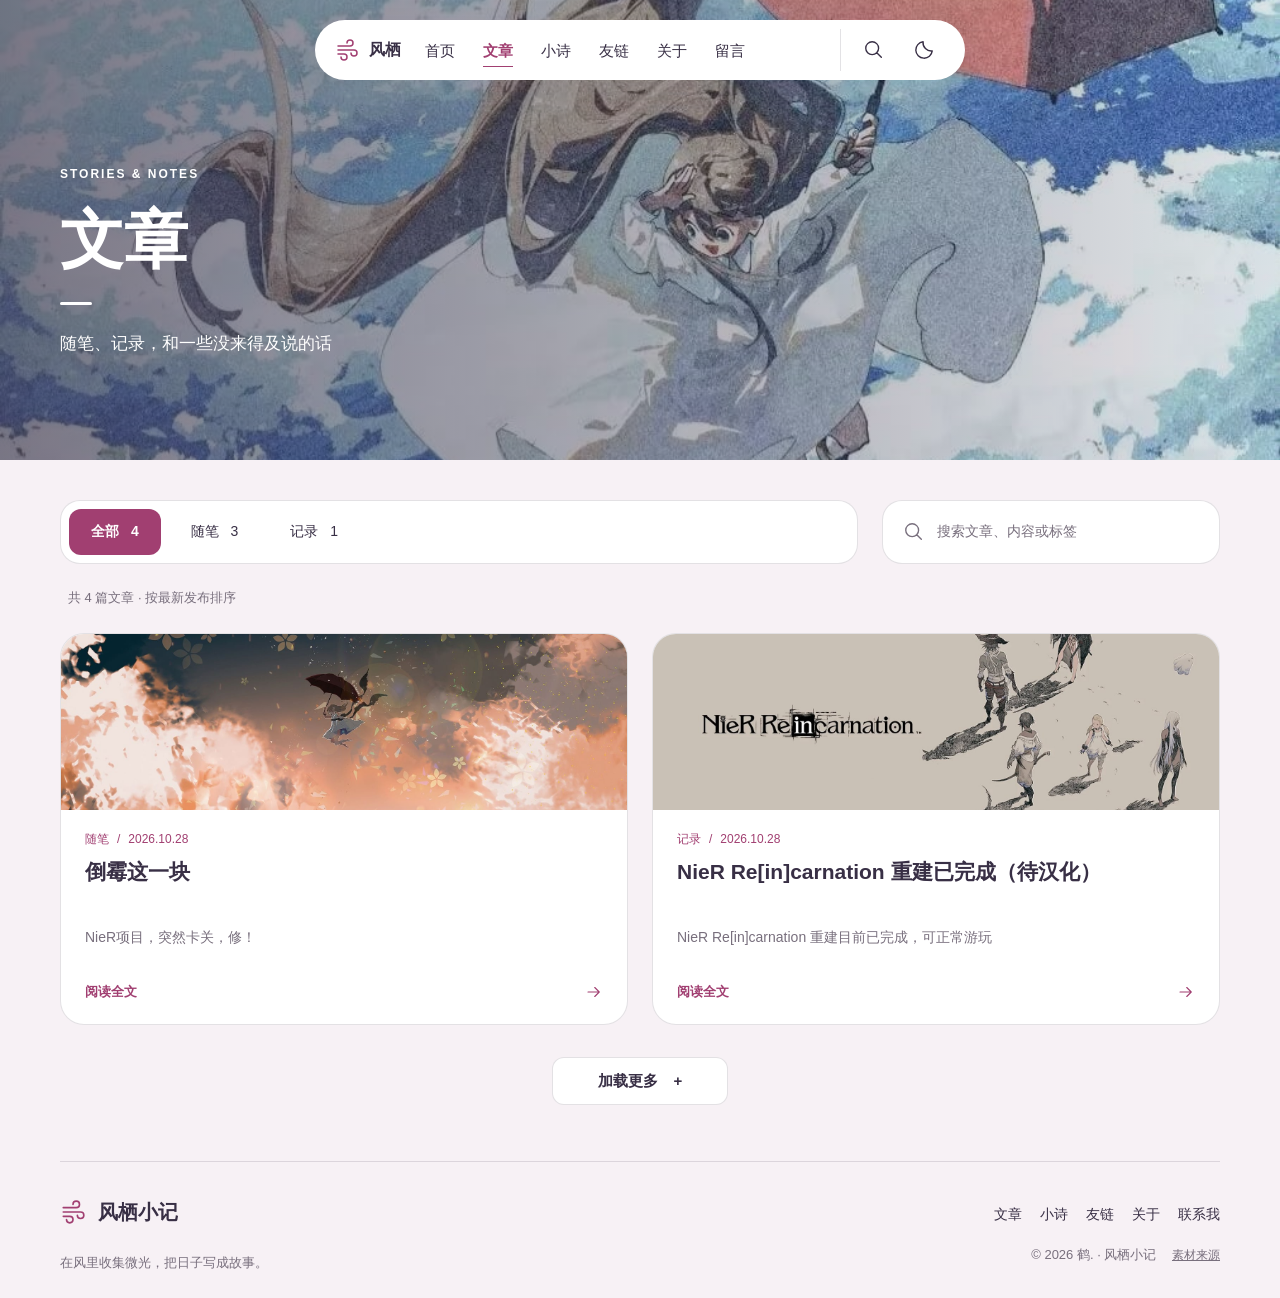
<file: 02-网站源码/articles.html>
<!doctype html>
<html lang="zh-CN"><head><meta charset="utf-8"><meta name="viewport" content="width=device-width,initial-scale=1"><meta name="description" content="风栖小记，记录生活与项目中的小小片段。"><meta name="theme-color" content="#f7f1f5"><title>文章 · 风栖小记</title><link rel="icon" href="images/site-mark.svg" type="image/svg+xml"><link rel="stylesheet" href="css/style.css"><script src="js/main.js" defer></script></head>
<body><a class="skip-link" href="#main-content">跳转到主要内容</a><header class="site-header"><div class="nav-shell">
    <a class="brand" href="index.html" aria-label="风栖小记 首页"><svg class="icon " viewBox="0 0 24 24" fill="none" stroke="currentColor" stroke-width="1.5" stroke-linecap="round" stroke-linejoin="round" aria-hidden="true"><path d="M3 8h12a3 3 0 1 0-3-3 M3 12h16a3 3 0 1 1-3 3 M3 16h6a3 3 0 1 1-3 3"/></svg><span>风栖</span></a>
    <nav id="primary-nav" class="primary-nav" aria-label="主导航"><a href="index.html">首页</a><a href="articles.html" class="active" aria-current="page">文章</a><a href="poems.html">小诗</a><a href="friends.html">友链</a><a href="about.html">关于</a><a href="contact.html">留言</a></nav>
    <div class="nav-tools"><button class="icon-button" type="button" data-open-search aria-label="搜索文章"><svg class="icon " viewBox="0 0 24 24" fill="none" stroke="currentColor" stroke-width="1.5" stroke-linecap="round" stroke-linejoin="round" aria-hidden="true"><path d="M20 20l-5-5 M17 10a7 7 0 1 1-14 0 7 7 0 0 1 14 0"/></svg></button>
    <button class="icon-button theme-toggle" type="button" aria-label="切换深色模式" aria-pressed="false"><svg class="icon " viewBox="0 0 24 24" fill="none" stroke="currentColor" stroke-width="1.5" stroke-linecap="round" stroke-linejoin="round" aria-hidden="true"><path d="M21 13A9 9 0 0 1 11 3a9 9 0 1 0 10 10"/></svg></button>
    <button class="icon-button menu-toggle" type="button" aria-label="展开导航" aria-controls="primary-nav" aria-expanded="false"><svg class="icon " viewBox="0 0 24 24" fill="none" stroke="currentColor" stroke-width="1.5" stroke-linecap="round" stroke-linejoin="round" aria-hidden="true"><path d="M4 6h16M4 12h16M4 18h16"/></svg></button></div>
    </div></header><section class="hero" aria-labelledby="page-title">
    <img class="hero-art" src="images/banner-articles.jpg" alt="" width="1600" height="900" fetchpriority="high" decoding="async">
    <div class="hero-shade"></div><div class="hero-copy container"><p class="eyebrow">STORIES &amp; NOTES</p><h1 id="page-title">文章</h1><span class="hero-rule" aria-hidden="true"></span><p class="hero-description">随笔、记录，和一些没来得及说的话</p></div></section><main id="main-content" class="container page-main"><section aria-label="文章索引" data-article-list><div class="article-toolbar"><div class="category-tabs surface" role="group" aria-label="按分类筛选"><button type="button" class="active" data-filter="全部" aria-pressed="true">全部 <span>4</span></button><button type="button" data-filter="随笔" aria-pressed="false">随笔 <span>3</span></button><button type="button" data-filter="记录" aria-pressed="false">记录 <span>1</span></button></div><form class="list-search surface" role="search"><svg class="icon " viewBox="0 0 24 24" fill="none" stroke="currentColor" stroke-width="1.5" stroke-linecap="round" stroke-linejoin="round" aria-hidden="true"><path d="M20 20l-5-5 M17 10a7 7 0 1 1-14 0 7 7 0 0 1 14 0"/></svg><label class="sr-only" for="article-query">搜索文章、内容或标签</label><input type="search" id="article-query" name="q" placeholder="搜索文章、内容或标签" maxlength="80"><button type="submit" class="sr-only">搜索</button></form></div><p class="result-summary muted small" aria-live="polite">共 4 篇文章 · 按最新发布排序</p><div class="post-grid articles-grid"><article class="post-card reveal" data-category="随笔" data-search="倒霉这一块 随笔 碎碎念 

NieR项目，突然卡关，修！

修一半家里WiFi的WAN口烧了可能，突然没网了，怎么拔插都没用

WAN口路由到不用的Lan2

然后发现IPV6不见了，修！

然后…

![](https://photo.0305.tw.cn/i/2026/10/29/qykp0-1.png)

盘炸了…E突然读不到了

三个故障同时来，一个比一个优先级高…

现在忙完已经是00:46:21了，诞生了这篇碎碎念（什么碎碎念，明明是怨气）"><a class="card-image-link" href="article-bad-luck.html" tabindex="-1" aria-hidden="true"><img src="images/banner-home.jpg" alt="倒霉这一块" class="card-image" loading="lazy" decoding="async" width="1600" height="900"></a><div class="post-card-body"><p class="post-meta"><span>随笔</span><span aria-hidden="true">/</span><time datetime="2026-10-28T16:42:05.747Z">2026.10.28</time></p><h3><a href="article-bad-luck.html">倒霉这一块</a></h3><p class="card-excerpt">NieR项目，突然卡关，修！</p><a class="text-link card-read" href="article-bad-luck.html" aria-label="阅读全文：倒霉这一块">阅读全文 <svg class="icon " viewBox="0 0 24 24" fill="none" stroke="currentColor" stroke-width="1.5" stroke-linecap="round" stroke-linejoin="round" aria-hidden="true"><path d="M4 12h15m-6-6 6 6-6 6"/></svg></a></div></article><article class="post-card reveal" data-category="记录" data-search="NieR Re[in]carnation 重建已完成（待汉化） 记录 

NieR Re\[in\]carnation 重建目前已完成，可正常游玩

别的不知道）但Happy New Year 2022

![Happy New Year 2022](https://photo.0305.tw.cn/i/2026/10/28/tubtb3.png)

New Year&#x27;s Luck of the Draw （新年“抽”好运）

![New Year&#x27;s Luck of the Draw （新年“抽”好运）](https://photo.0305.tw.cn/i/2026/10/28/twmjy2.png)

1st Anniversary Eve Festival （一周年纪念前夕节）

![1st Anniversary Eve Festival （一周年纪念前夕节）](https://photo.0305.tw.cn/i/2026/10/28/u0tq3w.png)

熟悉的感觉又都回来了，真好"><a class="card-image-link" href="article-nier-rebuild.html" tabindex="-1" aria-hidden="true"><img src="images/post-cover-2.jpg" alt="NieR Re[in]carnation 重建已完成（待汉化）" class="card-image" loading="lazy" decoding="async" width="1600" height="900"></a><div class="post-card-body"><p class="post-meta"><span>记录</span><span aria-hidden="true">/</span><time datetime="2026-10-28T09:59:31.999Z">2026.10.28</time></p><h3><a href="article-nier-rebuild.html">NieR Re[in]carnation 重建已完成（待汉化）</a></h3><p class="card-excerpt">NieR Re[in]carnation 重建目前已完成，可正常游玩</p><a class="text-link card-read" href="article-nier-rebuild.html" aria-label="阅读全文：NieR Re[in]carnation 重建已完成（待汉化）">阅读全文 <svg class="icon " viewBox="0 0 24 24" fill="none" stroke="currentColor" stroke-width="1.5" stroke-linecap="round" stroke-linejoin="round" aria-hidden="true"><path d="M4 12h15m-6-6 6 6-6 6"/></svg></a></div></article><article class="post-card reveal" data-category="随笔" data-search="NieR重建项目的碎碎念 随笔 

今天（2026.10.27）突然想做NieR Re\[in\]carnation的重建项目，但是你告诉我，这是什么？

谁家好人游戏资源13GB要几百KB几百KB的下载的，我感觉我重返了2G时代了...

![](https://photo.0305.tw.cn/i/2026/10/28/g38om.png)

我还没办法，就这一个资源链接，我上哪找其他的资源去...

Neat Download Manager 多连接下载也下不了...

我真没办法了\~

饶了我吧！！！！

```
https://archive.org/download/nier_reincarnation_assets/resource_dump_android.7z
(NieR 3.7.1 global Download)
```

2026.10.28

我其实做完这个有些不舒服）

![](https://photo.0305.tw.cn/i/2026/10/28/uei3vp.png)

还没汉化呢，盘先炸了

看了眼固态（1TB）1k，劝退了...

（虽然去年就嚷嚷着要换新电脑了，但不还是没有换吗，为什么呢？好难猜啊...）"><a class="card-image-link" href="article-nier-notes.html" tabindex="-1" aria-hidden="true"><img src="images/post-cover-3.jpg" alt="NieR重建项目的碎碎念" class="card-image" loading="lazy" decoding="async" width="1600" height="900"></a><div class="post-card-body"><p class="post-meta"><span>随笔</span><span aria-hidden="true">/</span><time datetime="2026-10-27T16:25:27.568Z">2026.10.27</time></p><h3><a href="article-nier-notes.html">NieR重建项目的碎碎念</a></h3><p class="card-excerpt">今天（2026.10.27）突然想做NieR Re[in]carnation的重建项目，但是你告诉我，这是什么？</p><a class="text-link card-read" href="article-nier-notes.html" aria-label="阅读全文：NieR重建项目的碎碎念">阅读全文 <svg class="icon " viewBox="0 0 24 24" fill="none" stroke="currentColor" stroke-width="1.5" stroke-linecap="round" stroke-linejoin="round" aria-hidden="true"><path d="M4 12h15m-6-6 6 6-6 6"/></svg></a></div></article><article class="post-card reveal" data-category="随笔" data-search="开站碎碎念 随笔 随笔 

本站第一篇文章，虽然并不知道写什么

（我才不会告诉你我只是在测试后台才写的！）

---

以及，脑子不知道怎么想的，还要加里站的吗）

我连博客文章都不想发，我再做个里站做什么？

---"><a class="card-image-link" href="article-first-day.html" tabindex="-1" aria-hidden="true"><img src="images/post-cover-4.jpg" alt="开站碎碎念" class="card-image" loading="lazy" decoding="async" width="1600" height="900"></a><div class="post-card-body"><p class="post-meta"><span>随笔</span><span aria-hidden="true">/</span><time datetime="2026-10-24T15:05:11.069Z">2026.10.24</time></p><h3><a href="article-first-day.html">开站碎碎念</a></h3><p class="card-excerpt">本站第一篇文章，虽然并不知道写什么</p><a class="text-link card-read" href="article-first-day.html" aria-label="阅读全文：开站碎碎念">阅读全文 <svg class="icon " viewBox="0 0 24 24" fill="none" stroke="currentColor" stroke-width="1.5" stroke-linecap="round" stroke-linejoin="round" aria-hidden="true"><path d="M4 12h15m-6-6 6 6-6 6"/></svg></a></div></article></div><div class="empty-state surface" hidden><h2>暂时没有找到</h2><p>换个关键词，或者回到全部文章看看。</p><button class="button" type="button" data-reset-filters>重置筛选</button></div><div class="load-more-row"><button class="button" id="load-more" type="button">加载更多 <span aria-hidden="true">+</span></button><p class="muted small" id="list-end" hidden>已经读到这页的最后了</p></div></section></main><footer class="site-footer container"><div class="footer-top"><div><a class="footer-brand" href="index.html"><svg class="icon " viewBox="0 0 24 24" fill="none" stroke="currentColor" stroke-width="1.5" stroke-linecap="round" stroke-linejoin="round" aria-hidden="true"><path d="M3 8h12a3 3 0 1 0-3-3 M3 12h16a3 3 0 1 1-3 3 M3 16h6a3 3 0 1 1-3 3"/></svg><span>风栖小记</span></a><p>在风里收集微光，把日子写成故事。</p></div>
    <div class="footer-right"><nav aria-label="页脚导航"><a href="articles.html">文章</a><a href="poems.html">小诗</a><a href="friends.html">友链</a><a href="about.html">关于</a><a href="contact.html">联系我</a></nav><p>© 2026 鹤. · 风栖小记 <a class="source-link" href="sources.html">素材来源</a></p></div></div></footer>
    <button class="back-to-top icon-button" type="button" aria-label="返回顶部" hidden><svg class="icon " viewBox="0 0 24 24" fill="none" stroke="currentColor" stroke-width="1.5" stroke-linecap="round" stroke-linejoin="round" aria-hidden="true"><path d="M12 20V4m-6 6 6-6 6 6"/></svg></button>
    <dialog class="search-dialog" id="search-dialog" aria-labelledby="search-title"><div class="dialog-heading"><h2 id="search-title">在文字里找一找</h2><button class="icon-button" type="button" data-close-search aria-label="关闭搜索"><svg class="icon " viewBox="0 0 24 24" fill="none" stroke="currentColor" stroke-width="1.5" stroke-linecap="round" stroke-linejoin="round" aria-hidden="true"><path d="m6 6 12 12M18 6 6 18"/></svg></button></div><form action="articles.html" method="get" class="search-form"><label for="global-query">搜索文章标题、正文或标签</label><div class="search-input-row"><input type="search" id="global-query" name="q" placeholder="试试“NieR”或“随笔”" maxlength="80"><button class="button button-primary" type="submit">搜索 <svg class="icon " viewBox="0 0 24 24" fill="none" stroke="currentColor" stroke-width="1.5" stroke-linecap="round" stroke-linejoin="round" aria-hidden="true"><path d="M4 12h15m-6-6 6 6-6 6"/></svg></button></div></form><p class="muted small">按 Esc 关闭。搜索会前往文章列表。</p></dialog><noscript><p class="noscript-note">当前浏览器未启用 JavaScript。文章、小诗和导航仍可阅读；搜索、主题切换和留言演示需要启用 JavaScript。</p></noscript></body></html>
</file>
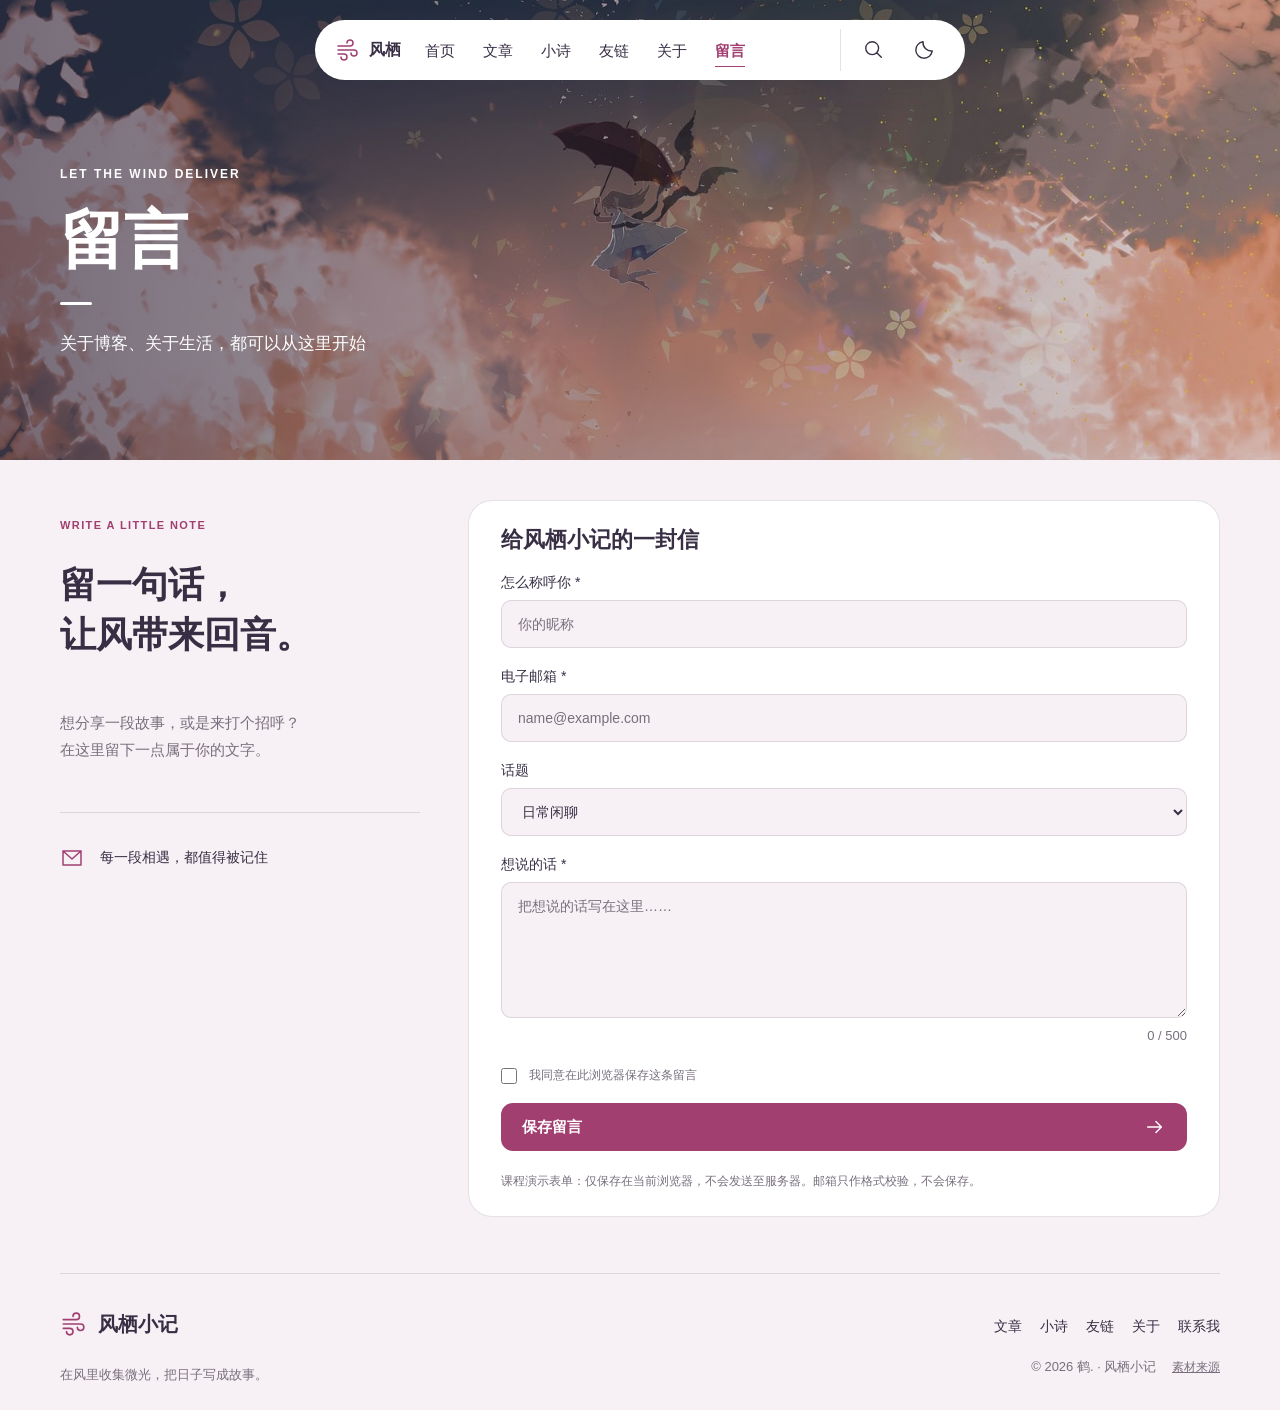
<file: 02-网站源码/contact.html>
<!doctype html>
<html lang="zh-CN"><head><meta charset="utf-8"><meta name="viewport" content="width=device-width,initial-scale=1"><meta name="description" content="风栖小记，记录生活与项目中的小小片段。"><meta name="theme-color" content="#f7f1f5"><title>留言 · 风栖小记</title><link rel="icon" href="images/site-mark.svg" type="image/svg+xml"><link rel="stylesheet" href="css/style.css"><script src="js/main.js" defer></script></head>
<body><a class="skip-link" href="#main-content">跳转到主要内容</a><header class="site-header"><div class="nav-shell">
    <a class="brand" href="index.html" aria-label="风栖小记 首页"><svg class="icon " viewBox="0 0 24 24" fill="none" stroke="currentColor" stroke-width="1.5" stroke-linecap="round" stroke-linejoin="round" aria-hidden="true"><path d="M3 8h12a3 3 0 1 0-3-3 M3 12h16a3 3 0 1 1-3 3 M3 16h6a3 3 0 1 1-3 3"/></svg><span>风栖</span></a>
    <nav id="primary-nav" class="primary-nav" aria-label="主导航"><a href="index.html">首页</a><a href="articles.html">文章</a><a href="poems.html">小诗</a><a href="friends.html">友链</a><a href="about.html">关于</a><a href="contact.html" class="active" aria-current="page">留言</a></nav>
    <div class="nav-tools"><button class="icon-button" type="button" data-open-search aria-label="搜索文章"><svg class="icon " viewBox="0 0 24 24" fill="none" stroke="currentColor" stroke-width="1.5" stroke-linecap="round" stroke-linejoin="round" aria-hidden="true"><path d="M20 20l-5-5 M17 10a7 7 0 1 1-14 0 7 7 0 0 1 14 0"/></svg></button>
    <button class="icon-button theme-toggle" type="button" aria-label="切换深色模式" aria-pressed="false"><svg class="icon " viewBox="0 0 24 24" fill="none" stroke="currentColor" stroke-width="1.5" stroke-linecap="round" stroke-linejoin="round" aria-hidden="true"><path d="M21 13A9 9 0 0 1 11 3a9 9 0 1 0 10 10"/></svg></button>
    <button class="icon-button menu-toggle" type="button" aria-label="展开导航" aria-controls="primary-nav" aria-expanded="false"><svg class="icon " viewBox="0 0 24 24" fill="none" stroke="currentColor" stroke-width="1.5" stroke-linecap="round" stroke-linejoin="round" aria-hidden="true"><path d="M4 6h16M4 12h16M4 18h16"/></svg></button></div>
    </div></header><section class="hero" aria-labelledby="page-title">
    <img class="hero-art" src="images/banner-home.jpg" alt="" width="1600" height="900" fetchpriority="high" decoding="async">
    <div class="hero-shade"></div><div class="hero-copy container"><p class="eyebrow">LET THE WIND DELIVER</p><h1 id="page-title">留言</h1><span class="hero-rule" aria-hidden="true"></span><p class="hero-description">关于博客、关于生活，都可以从这里开始</p></div></section><main id="main-content" class="container page-main"><div class="contact-layout"><section class="contact-intro" aria-labelledby="contact-title"><p class="eyebrow">WRITE A LITTLE NOTE</p><h2 id="contact-title">留一句话，<br>让风带来回音。</h2><p>想分享一段故事，或是来打个招呼？<br>在这里留下一点属于你的文字。</p><div class="contact-aside"><svg class="icon " viewBox="0 0 24 24" fill="none" stroke="currentColor" stroke-width="1.5" stroke-linecap="round" stroke-linejoin="round" aria-hidden="true"><path d="M3 5h18v14H3zM3 5l9 8 9-8"/></svg><span>每一段相遇，都值得被记住</span></div></section><section class="contact-form-card surface" aria-labelledby="form-title"><h2 id="form-title">给风栖小记的一封信</h2><form id="contact-form" novalidate><div class="form-field"><label for="nickname">怎么称呼你 <span aria-hidden="true">*</span></label><input id="nickname" name="nickname" autocomplete="nickname" required maxlength="20" placeholder="你的昵称" aria-describedby="nickname-error"><p id="nickname-error" class="field-error" aria-live="polite"></p></div><div class="form-field"><label for="email">电子邮箱 <span aria-hidden="true">*</span></label><input id="email" name="email" type="email" autocomplete="email" required maxlength="254" placeholder="name@example.com" aria-describedby="email-error"><p id="email-error" class="field-error" aria-live="polite"></p></div><div class="form-field"><label for="topic">话题</label><select id="topic" name="topic"><option value="daily">日常闲聊</option><option value="blog">博客交流</option><option value="friend">交换友链</option><option value="other">其他话题</option></select></div><div class="form-field"><label for="message">想说的话 <span aria-hidden="true">*</span></label><textarea id="message" name="message" required minlength="5" maxlength="500" rows="5" placeholder="把想说的话写在这里……" aria-describedby="message-error message-counter"></textarea><p id="message-error" class="field-error" aria-live="polite"></p><p class="message-counter small muted" id="message-counter">0 / 500</p></div><div class="form-field consent-field"><label for="consent"><input id="consent" name="consent" type="checkbox" required aria-describedby="consent-error"><span>我同意在此浏览器保存这条留言</span></label><p id="consent-error" class="field-error" aria-live="polite"></p></div><button type="submit" class="button button-primary submit-button">保存留言 <svg class="icon " viewBox="0 0 24 24" fill="none" stroke="currentColor" stroke-width="1.5" stroke-linecap="round" stroke-linejoin="round" aria-hidden="true"><path d="M4 12h15m-6-6 6 6-6 6"/></svg></button><p class="form-note small muted">课程演示表单：仅保存在当前浏览器，不会发送至服务器。邮箱只作格式校验，不会保存。</p><p id="form-status" class="form-status" role="status"></p></form></section></div><section class="saved-notes surface" id="saved-notes" hidden aria-labelledby="saved-notes-title"><div class="section-heading"><h2 id="saved-notes-title">留在这个浏览器的文字</h2><button class="button button-small" type="button" id="clear-notes">清除本地留言</button></div><div id="saved-note-list"></div></section></main><footer class="site-footer container"><div class="footer-top"><div><a class="footer-brand" href="index.html"><svg class="icon " viewBox="0 0 24 24" fill="none" stroke="currentColor" stroke-width="1.5" stroke-linecap="round" stroke-linejoin="round" aria-hidden="true"><path d="M3 8h12a3 3 0 1 0-3-3 M3 12h16a3 3 0 1 1-3 3 M3 16h6a3 3 0 1 1-3 3"/></svg><span>风栖小记</span></a><p>在风里收集微光，把日子写成故事。</p></div>
    <div class="footer-right"><nav aria-label="页脚导航"><a href="articles.html">文章</a><a href="poems.html">小诗</a><a href="friends.html">友链</a><a href="about.html">关于</a><a href="contact.html">联系我</a></nav><p>© 2026 鹤. · 风栖小记 <a class="source-link" href="sources.html">素材来源</a></p></div></div></footer>
    <button class="back-to-top icon-button" type="button" aria-label="返回顶部" hidden><svg class="icon " viewBox="0 0 24 24" fill="none" stroke="currentColor" stroke-width="1.5" stroke-linecap="round" stroke-linejoin="round" aria-hidden="true"><path d="M12 20V4m-6 6 6-6 6 6"/></svg></button>
    <dialog class="search-dialog" id="search-dialog" aria-labelledby="search-title"><div class="dialog-heading"><h2 id="search-title">在文字里找一找</h2><button class="icon-button" type="button" data-close-search aria-label="关闭搜索"><svg class="icon " viewBox="0 0 24 24" fill="none" stroke="currentColor" stroke-width="1.5" stroke-linecap="round" stroke-linejoin="round" aria-hidden="true"><path d="m6 6 12 12M18 6 6 18"/></svg></button></div><form action="articles.html" method="get" class="search-form"><label for="global-query">搜索文章标题、正文或标签</label><div class="search-input-row"><input type="search" id="global-query" name="q" placeholder="试试“NieR”或“随笔”" maxlength="80"><button class="button button-primary" type="submit">搜索 <svg class="icon " viewBox="0 0 24 24" fill="none" stroke="currentColor" stroke-width="1.5" stroke-linecap="round" stroke-linejoin="round" aria-hidden="true"><path d="M4 12h15m-6-6 6 6-6 6"/></svg></button></div></form><p class="muted small">按 Esc 关闭。搜索会前往文章列表。</p></dialog><noscript><p class="noscript-note">当前浏览器未启用 JavaScript。文章、小诗和导航仍可阅读；搜索、主题切换和留言演示需要启用 JavaScript。</p></noscript></body></html>
</file>
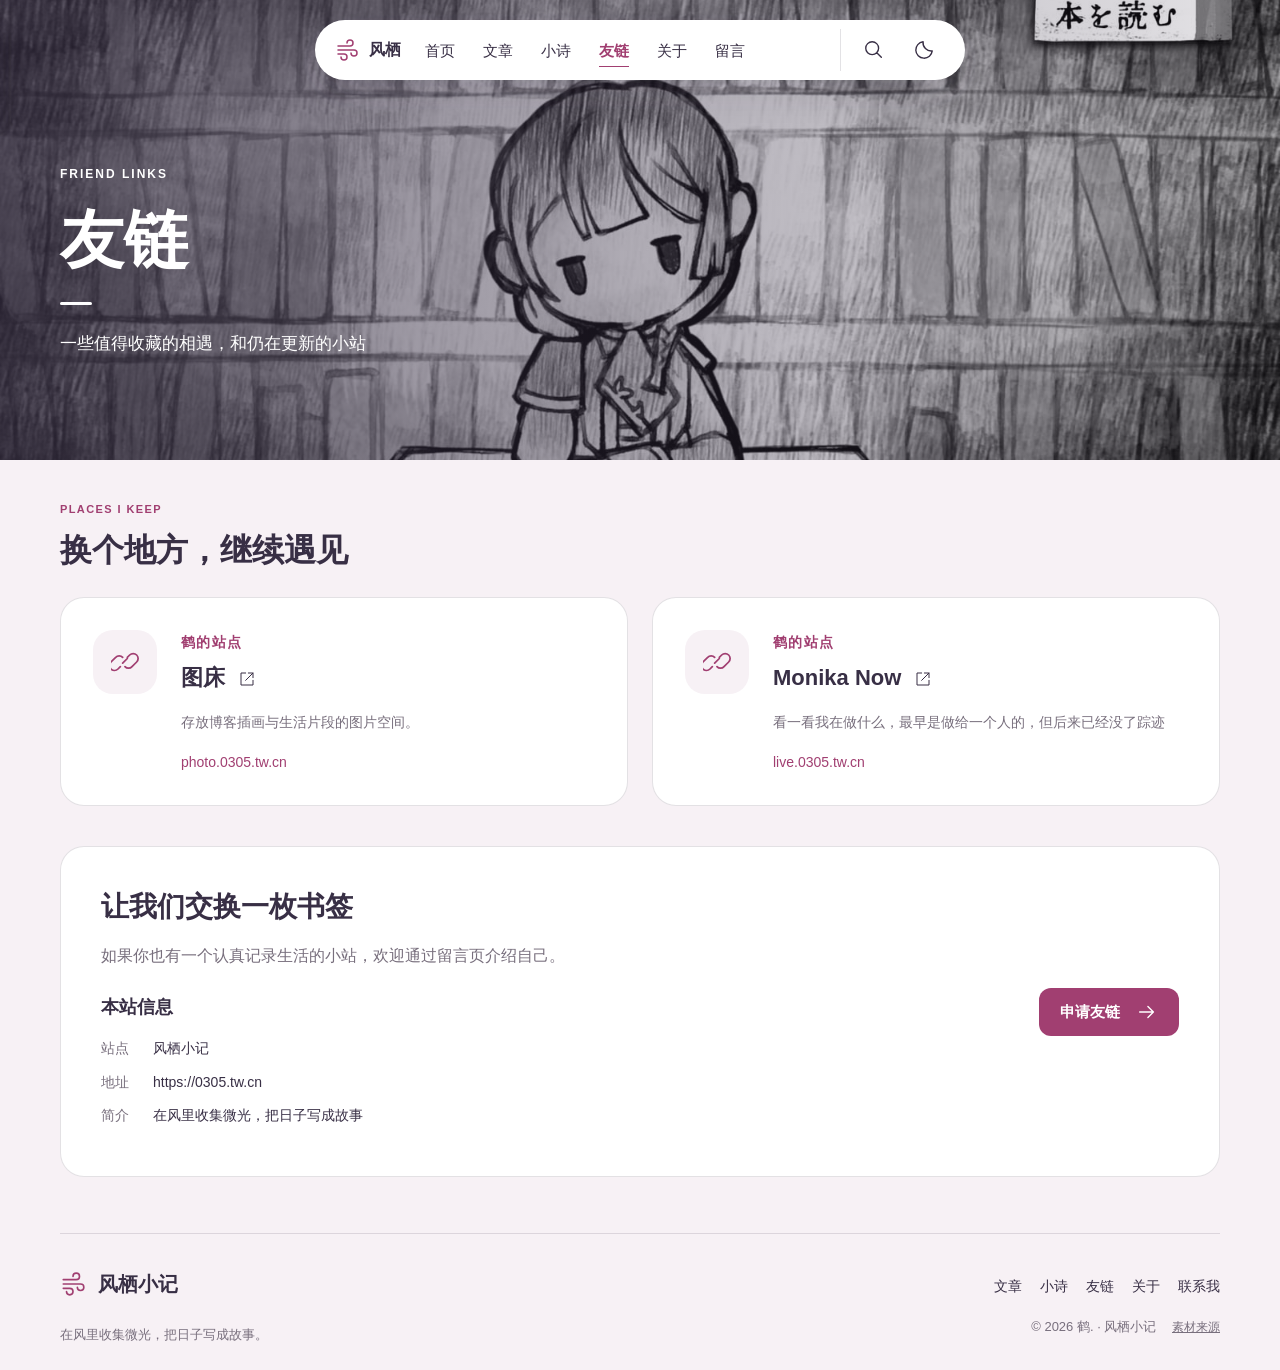
<file: 02-网站源码/friends.html>
<!doctype html>
<html lang="zh-CN"><head><meta charset="utf-8"><meta name="viewport" content="width=device-width,initial-scale=1"><meta name="description" content="风栖小记，记录生活与项目中的小小片段。"><meta name="theme-color" content="#f7f1f5"><title>友链 · 风栖小记</title><link rel="icon" href="images/site-mark.svg" type="image/svg+xml"><link rel="stylesheet" href="css/style.css"><script src="js/main.js" defer></script></head>
<body><a class="skip-link" href="#main-content">跳转到主要内容</a><header class="site-header"><div class="nav-shell">
    <a class="brand" href="index.html" aria-label="风栖小记 首页"><svg class="icon " viewBox="0 0 24 24" fill="none" stroke="currentColor" stroke-width="1.5" stroke-linecap="round" stroke-linejoin="round" aria-hidden="true"><path d="M3 8h12a3 3 0 1 0-3-3 M3 12h16a3 3 0 1 1-3 3 M3 16h6a3 3 0 1 1-3 3"/></svg><span>风栖</span></a>
    <nav id="primary-nav" class="primary-nav" aria-label="主导航"><a href="index.html">首页</a><a href="articles.html">文章</a><a href="poems.html">小诗</a><a href="friends.html" class="active" aria-current="page">友链</a><a href="about.html">关于</a><a href="contact.html">留言</a></nav>
    <div class="nav-tools"><button class="icon-button" type="button" data-open-search aria-label="搜索文章"><svg class="icon " viewBox="0 0 24 24" fill="none" stroke="currentColor" stroke-width="1.5" stroke-linecap="round" stroke-linejoin="round" aria-hidden="true"><path d="M20 20l-5-5 M17 10a7 7 0 1 1-14 0 7 7 0 0 1 14 0"/></svg></button>
    <button class="icon-button theme-toggle" type="button" aria-label="切换深色模式" aria-pressed="false"><svg class="icon " viewBox="0 0 24 24" fill="none" stroke="currentColor" stroke-width="1.5" stroke-linecap="round" stroke-linejoin="round" aria-hidden="true"><path d="M21 13A9 9 0 0 1 11 3a9 9 0 1 0 10 10"/></svg></button>
    <button class="icon-button menu-toggle" type="button" aria-label="展开导航" aria-controls="primary-nav" aria-expanded="false"><svg class="icon " viewBox="0 0 24 24" fill="none" stroke="currentColor" stroke-width="1.5" stroke-linecap="round" stroke-linejoin="round" aria-hidden="true"><path d="M4 6h16M4 12h16M4 18h16"/></svg></button></div>
    </div></header><section class="hero" aria-labelledby="page-title">
    <img class="hero-art" src="images/banner-friends.jpg" alt="" width="1600" height="900" fetchpriority="high" decoding="async">
    <div class="hero-shade"></div><div class="hero-copy container"><p class="eyebrow">FRIEND LINKS</p><h1 id="page-title">友链</h1><span class="hero-rule" aria-hidden="true"></span><p class="hero-description">一些值得收藏的相遇，和仍在更新的小站</p></div></section><main id="main-content" class="container page-main"><section aria-labelledby="friends-title"><div class="section-heading"><div><p class="eyebrow">PLACES I KEEP</p><h2 id="friends-title">换个地方，继续遇见</h2></div></div><div class="friend-grid"><article class="friend-card surface reveal"><span class="friend-mark"><svg class="icon " viewBox="0 0 24 24" fill="none" stroke="currentColor" stroke-width="1.5" stroke-linecap="round" stroke-linejoin="round" aria-hidden="true"><path d="m10 13 4-4M8 16l-2 2a4 4 0 0 1-6-6l4-4a4 4 0 0 1 6 0m4 0 2-2a4 4 0 0 1 6 6l-4 4a4 4 0 0 1-6 0"/></svg></span><div><p class="eyebrow">鹤的站点</p><h3><a href="https://photo.0305.tw.cn" target="_blank" rel="noopener noreferrer">图床 <svg class="icon " viewBox="0 0 24 24" fill="none" stroke="currentColor" stroke-width="1.5" stroke-linecap="round" stroke-linejoin="round" aria-hidden="true"><path d="M14 3h7v7M21 3 10 14M10 3H3v18h18v-7"/></svg></a></h3><p class="muted">存放博客插画与生活片段的图片空间。</p><p class="friend-domain small">photo.0305.tw.cn</p></div></article><article class="friend-card surface reveal"><span class="friend-mark"><svg class="icon " viewBox="0 0 24 24" fill="none" stroke="currentColor" stroke-width="1.5" stroke-linecap="round" stroke-linejoin="round" aria-hidden="true"><path d="m10 13 4-4M8 16l-2 2a4 4 0 0 1-6-6l4-4a4 4 0 0 1 6 0m4 0 2-2a4 4 0 0 1 6 6l-4 4a4 4 0 0 1-6 0"/></svg></span><div><p class="eyebrow">鹤的站点</p><h3><a href="https://live.0305.tw.cn/" target="_blank" rel="noopener noreferrer">Monika Now <svg class="icon " viewBox="0 0 24 24" fill="none" stroke="currentColor" stroke-width="1.5" stroke-linecap="round" stroke-linejoin="round" aria-hidden="true"><path d="M14 3h7v7M21 3 10 14M10 3H3v18h18v-7"/></svg></a></h3><p class="muted">看一看我在做什么，最早是做给一个人的，但后来已经没了踪迹</p><p class="friend-domain small">live.0305.tw.cn</p></div></article></div></section><section class="friend-invitation surface reveal"><div><h2>让我们交换一枚书签</h2><p class="muted">如果你也有一个认真记录生活的小站，欢迎通过留言页介绍自己。</p><h3>本站信息</h3><dl><div><dt>站点</dt><dd>风栖小记</dd></div><div><dt>地址</dt><dd>https://0305.tw.cn</dd></div><div><dt>简介</dt><dd>在风里收集微光，把日子写成故事</dd></div></dl></div><a class="button button-primary" href="contact.html?topic=friend">申请友链 <svg class="icon " viewBox="0 0 24 24" fill="none" stroke="currentColor" stroke-width="1.5" stroke-linecap="round" stroke-linejoin="round" aria-hidden="true"><path d="M4 12h15m-6-6 6 6-6 6"/></svg></a></section></main><footer class="site-footer container"><div class="footer-top"><div><a class="footer-brand" href="index.html"><svg class="icon " viewBox="0 0 24 24" fill="none" stroke="currentColor" stroke-width="1.5" stroke-linecap="round" stroke-linejoin="round" aria-hidden="true"><path d="M3 8h12a3 3 0 1 0-3-3 M3 12h16a3 3 0 1 1-3 3 M3 16h6a3 3 0 1 1-3 3"/></svg><span>风栖小记</span></a><p>在风里收集微光，把日子写成故事。</p></div>
    <div class="footer-right"><nav aria-label="页脚导航"><a href="articles.html">文章</a><a href="poems.html">小诗</a><a href="friends.html">友链</a><a href="about.html">关于</a><a href="contact.html">联系我</a></nav><p>© 2026 鹤. · 风栖小记 <a class="source-link" href="sources.html">素材来源</a></p></div></div></footer>
    <button class="back-to-top icon-button" type="button" aria-label="返回顶部" hidden><svg class="icon " viewBox="0 0 24 24" fill="none" stroke="currentColor" stroke-width="1.5" stroke-linecap="round" stroke-linejoin="round" aria-hidden="true"><path d="M12 20V4m-6 6 6-6 6 6"/></svg></button>
    <dialog class="search-dialog" id="search-dialog" aria-labelledby="search-title"><div class="dialog-heading"><h2 id="search-title">在文字里找一找</h2><button class="icon-button" type="button" data-close-search aria-label="关闭搜索"><svg class="icon " viewBox="0 0 24 24" fill="none" stroke="currentColor" stroke-width="1.5" stroke-linecap="round" stroke-linejoin="round" aria-hidden="true"><path d="m6 6 12 12M18 6 6 18"/></svg></button></div><form action="articles.html" method="get" class="search-form"><label for="global-query">搜索文章标题、正文或标签</label><div class="search-input-row"><input type="search" id="global-query" name="q" placeholder="试试“NieR”或“随笔”" maxlength="80"><button class="button button-primary" type="submit">搜索 <svg class="icon " viewBox="0 0 24 24" fill="none" stroke="currentColor" stroke-width="1.5" stroke-linecap="round" stroke-linejoin="round" aria-hidden="true"><path d="M4 12h15m-6-6 6 6-6 6"/></svg></button></div></form><p class="muted small">按 Esc 关闭。搜索会前往文章列表。</p></dialog><noscript><p class="noscript-note">当前浏览器未启用 JavaScript。文章、小诗和导航仍可阅读；搜索、主题切换和留言演示需要启用 JavaScript。</p></noscript></body></html>
</file>
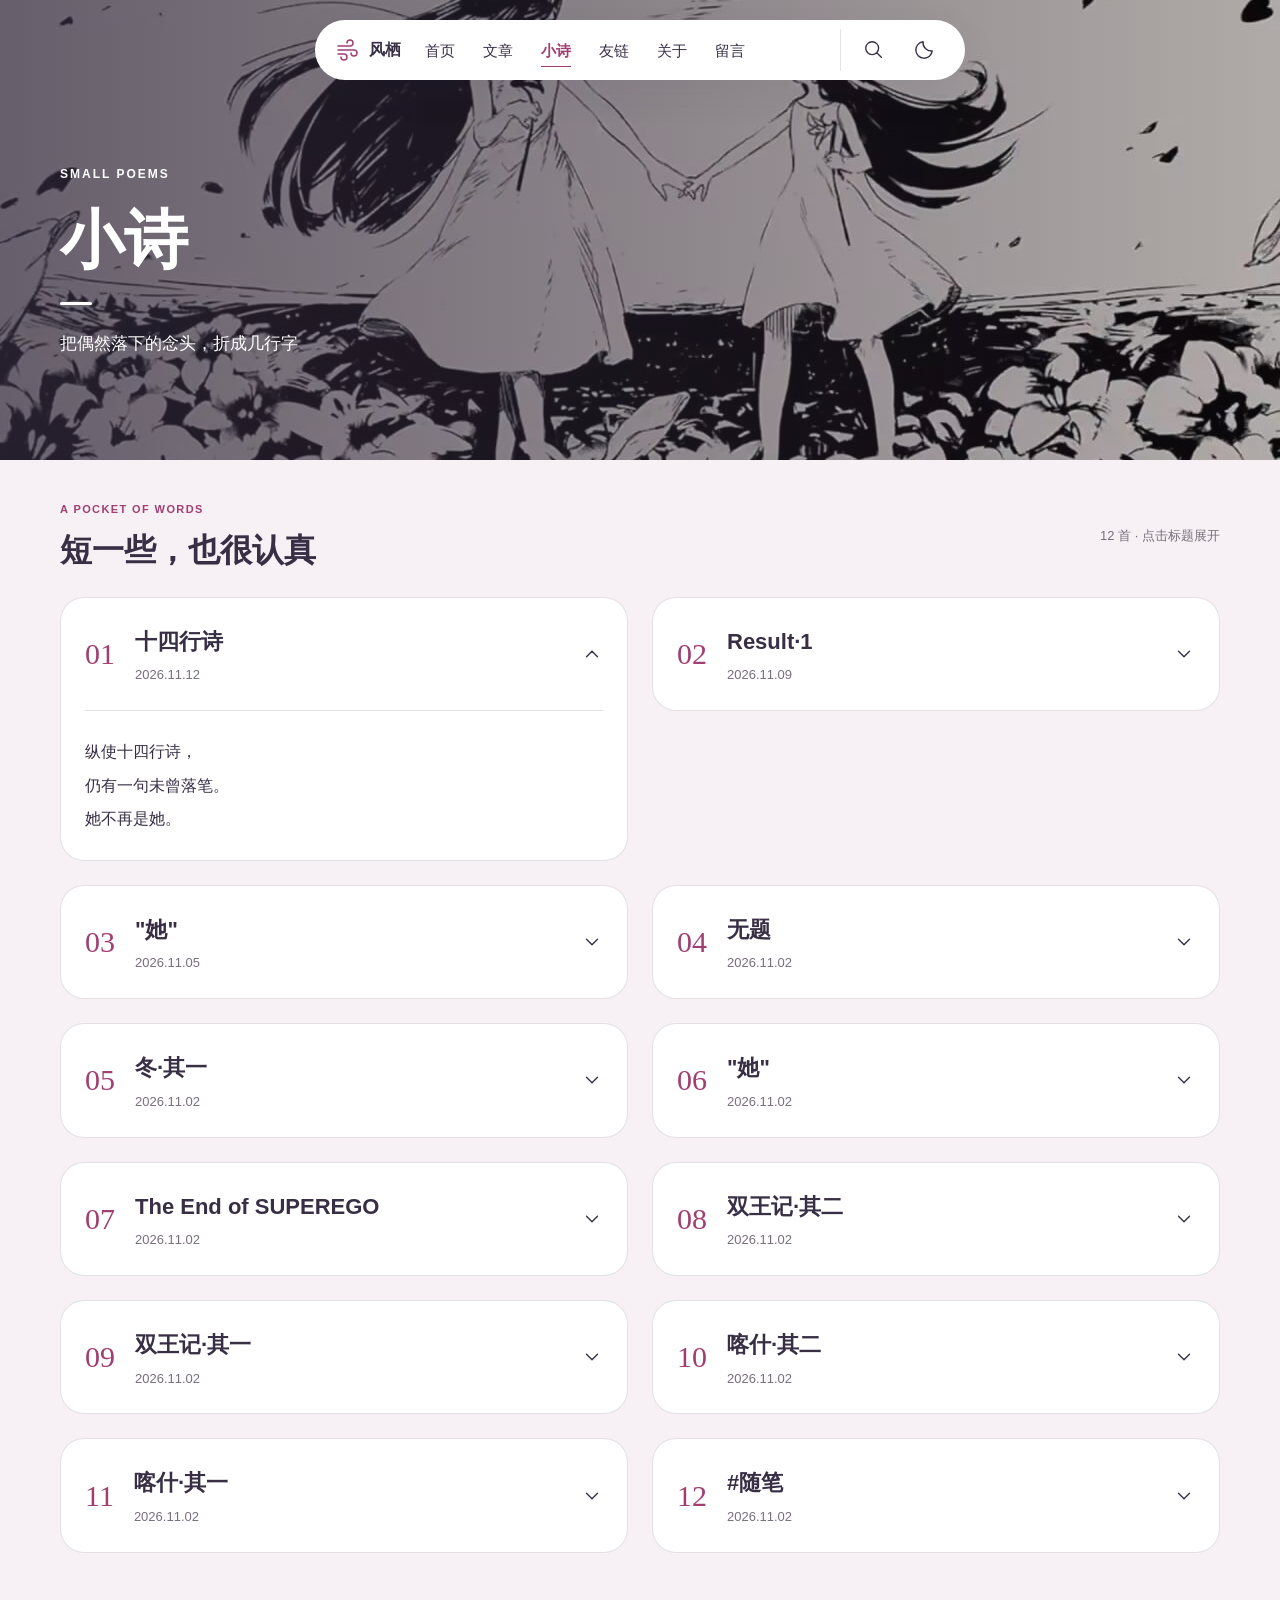
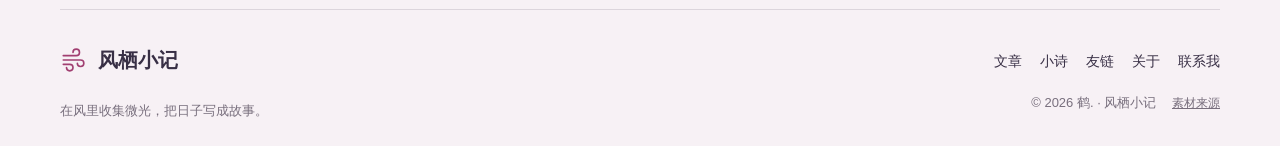
<file: 02-网站源码/poems.html>
<!doctype html>
<html lang="zh-CN"><head><meta charset="utf-8"><meta name="viewport" content="width=device-width,initial-scale=1"><meta name="description" content="风栖小记，记录生活与项目中的小小片段。"><meta name="theme-color" content="#f7f1f5"><title>小诗 · 风栖小记</title><link rel="icon" href="images/site-mark.svg" type="image/svg+xml"><link rel="stylesheet" href="css/style.css"><script src="js/main.js" defer></script></head>
<body><a class="skip-link" href="#main-content">跳转到主要内容</a><header class="site-header"><div class="nav-shell">
    <a class="brand" href="index.html" aria-label="风栖小记 首页"><svg class="icon " viewBox="0 0 24 24" fill="none" stroke="currentColor" stroke-width="1.5" stroke-linecap="round" stroke-linejoin="round" aria-hidden="true"><path d="M3 8h12a3 3 0 1 0-3-3 M3 12h16a3 3 0 1 1-3 3 M3 16h6a3 3 0 1 1-3 3"/></svg><span>风栖</span></a>
    <nav id="primary-nav" class="primary-nav" aria-label="主导航"><a href="index.html">首页</a><a href="articles.html">文章</a><a href="poems.html" class="active" aria-current="page">小诗</a><a href="friends.html">友链</a><a href="about.html">关于</a><a href="contact.html">留言</a></nav>
    <div class="nav-tools"><button class="icon-button" type="button" data-open-search aria-label="搜索文章"><svg class="icon " viewBox="0 0 24 24" fill="none" stroke="currentColor" stroke-width="1.5" stroke-linecap="round" stroke-linejoin="round" aria-hidden="true"><path d="M20 20l-5-5 M17 10a7 7 0 1 1-14 0 7 7 0 0 1 14 0"/></svg></button>
    <button class="icon-button theme-toggle" type="button" aria-label="切换深色模式" aria-pressed="false"><svg class="icon " viewBox="0 0 24 24" fill="none" stroke="currentColor" stroke-width="1.5" stroke-linecap="round" stroke-linejoin="round" aria-hidden="true"><path d="M21 13A9 9 0 0 1 11 3a9 9 0 1 0 10 10"/></svg></button>
    <button class="icon-button menu-toggle" type="button" aria-label="展开导航" aria-controls="primary-nav" aria-expanded="false"><svg class="icon " viewBox="0 0 24 24" fill="none" stroke="currentColor" stroke-width="1.5" stroke-linecap="round" stroke-linejoin="round" aria-hidden="true"><path d="M4 6h16M4 12h16M4 18h16"/></svg></button></div>
    </div></header><section class="hero" aria-labelledby="page-title">
    <img class="hero-art" src="images/banner-poems.jpg" alt="" width="1600" height="900" fetchpriority="high" decoding="async">
    <div class="hero-shade"></div><div class="hero-copy container"><p class="eyebrow">SMALL POEMS</p><h1 id="page-title">小诗</h1><span class="hero-rule" aria-hidden="true"></span><p class="hero-description">把偶然落下的念头，折成几行字</p></div></section><main id="main-content" class="container page-main"><section aria-labelledby="poems-title"><div class="section-heading"><div><p class="eyebrow">A POCKET OF WORDS</p><h2 id="poems-title">短一些，也很认真</h2></div><p class="muted small">12 首 · 点击标题展开</p></div><div class="poem-grid"><details class="poem-card surface reveal" open><summary><span class="poem-number">01</span><span><span class="poem-title">十四行诗</span><time class="muted small" datetime="2026-11-12T18:01:00+08:00">2026.11.12</time></span><svg class="icon " viewBox="0 0 24 24" fill="none" stroke="currentColor" stroke-width="1.5" stroke-linecap="round" stroke-linejoin="round" aria-hidden="true"><path d="m6 9 6 6 6-6"/></svg></summary><div class="poem-content"><p>纵使十四行诗，<br>仍有一句未曾落笔。<br>她不再是她。</p></div></details><details class="poem-card surface reveal"><summary><span class="poem-number">02</span><span><span class="poem-title">Result·1</span><time class="muted small" datetime="2026-11-09T17:17:00+08:00">2026.11.09</time></span><svg class="icon " viewBox="0 0 24 24" fill="none" stroke="currentColor" stroke-width="1.5" stroke-linecap="round" stroke-linejoin="round" aria-hidden="true"><path d="m6 9 6 6 6-6"/></svg></summary><div class="poem-content"><p>正确的事，未必就是人们所追求的。 <br>真实的事，未必总能令人愉悦。<br><br>于是，人们拒绝真相，将光明拒于心门之外，<br>转而依附于那些并不存在的事物:<br>早已消失的可能性，从未见过的英雄。<br><br>可这又有何可责备？若能为那些被真相抛弃的人 <br>带来幸福，那么，它究竟是否真实存在,<br>或许也就不再重要。</p></div></details><details class="poem-card surface reveal"><summary><span class="poem-number">03</span><span><span class="poem-title">&quot;她&quot;</span><time class="muted small" datetime="2026-11-05T10:41:00+08:00">2026.11.05</time></span><svg class="icon " viewBox="0 0 24 24" fill="none" stroke="currentColor" stroke-width="1.5" stroke-linecap="round" stroke-linejoin="round" aria-hidden="true"><path d="m6 9 6 6 6-6"/></svg></summary><div class="poem-content"><p>她曾祝愿这个世界春暖花开。<br>后来春天如约而至，万物复苏，人间依旧。<br>她已不见踪迹。</p></div></details><details class="poem-card surface reveal"><summary><span class="poem-number">04</span><span><span class="poem-title">无题</span><time class="muted small" datetime="2026-11-02T16:40:00+08:00">2026.11.02</time></span><svg class="icon " viewBox="0 0 24 24" fill="none" stroke="currentColor" stroke-width="1.5" stroke-linecap="round" stroke-linejoin="round" aria-hidden="true"><path d="m6 9 6 6 6-6"/></svg></summary><div class="poem-content"><p>“渡鸦引领着旧日的灵魂前往新世界的彼岸”</p></div></details><details class="poem-card surface reveal"><summary><span class="poem-number">05</span><span><span class="poem-title">冬·其一</span><time class="muted small" datetime="2026-11-02T16:38:00+08:00">2026.11.02</time></span><svg class="icon " viewBox="0 0 24 24" fill="none" stroke="currentColor" stroke-width="1.5" stroke-linecap="round" stroke-linejoin="round" aria-hidden="true"><path d="m6 9 6 6 6-6"/></svg></summary><div class="poem-content"><p>它始于某个再也无法挽回的瞬间，始于一个人永远停留在过去，而另一个人不得不继续走向未来。<br><br>此后，岁月依旧流转，山川依旧沉默。世间万物都遵循着古老的规律，唯独那段未能完成的往事，再也无法抵达它原本应有的结局。</p><p class="muted small">此处为公开片段。</p></div></details><details class="poem-card surface reveal"><summary><span class="poem-number">06</span><span><span class="poem-title">&quot;她&quot;</span><time class="muted small" datetime="2026-11-02T16:36:00+08:00">2026.11.02</time></span><svg class="icon " viewBox="0 0 24 24" fill="none" stroke="currentColor" stroke-width="1.5" stroke-linecap="round" stroke-linejoin="round" aria-hidden="true"><path d="m6 9 6 6 6-6"/></svg></summary><div class="poem-content"><p>&quot;她走過的地方鮮花爛漫，她要去的地方白骨累累.&quot;&quot;<br><br>&quot;她所到之處白雪皚皚，她所遺忘之處屍骨成山.&quot;</p></div></details><details class="poem-card surface reveal"><summary><span class="poem-number">07</span><span><span class="poem-title">The End of SUPEREGO</span><time class="muted small" datetime="2026-11-02T16:34:00+08:00">2026.11.02</time></span><svg class="icon " viewBox="0 0 24 24" fill="none" stroke="currentColor" stroke-width="1.5" stroke-linecap="round" stroke-linejoin="round" aria-hidden="true"><path d="m6 9 6 6 6-6"/></svg></summary><div class="poem-content"><p>她终于成为了所有人眼中正确的模样，于是再也没有人需要她了——连她自己也一样。<br>​The End of SUPEREGO<br>​#Es.</p></div></details><details class="poem-card surface reveal"><summary><span class="poem-number">08</span><span><span class="poem-title">双王记·其二</span><time class="muted small" datetime="2026-11-02T16:34:00+08:00">2026.11.02</time></span><svg class="icon " viewBox="0 0 24 24" fill="none" stroke="currentColor" stroke-width="1.5" stroke-linecap="round" stroke-linejoin="round" aria-hidden="true"><path d="m6 9 6 6 6-6"/></svg></summary><div class="poem-content"><p>死魂灵聆听着一场从未发生过的双王并肩，直到故事落幕，它们仍不愿醒来——因为至少在这场梦里，它们的王还没有死。<br>​#萨卡兹的无终奇语·双王记</p></div></details><details class="poem-card surface reveal"><summary><span class="poem-number">09</span><span><span class="poem-title">双王记·其一</span><time class="muted small" datetime="2026-11-02T16:32:00+08:00">2026.11.02</time></span><svg class="icon " viewBox="0 0 24 24" fill="none" stroke="currentColor" stroke-width="1.5" stroke-linecap="round" stroke-linejoin="round" aria-hidden="true"><path d="m6 9 6 6 6-6"/></svg></summary><div class="poem-content"><p>若双王未曾分离，这一页或许会写下和平；可惜故事落笔之前，王已先逝，留下的人只能替她写完一个永远无法兑现的结局。<br>​#萨卡兹的无终奇语·双王记</p></div></details><details class="poem-card surface reveal"><summary><span class="poem-number">10</span><span><span class="poem-title">喀什·其二</span><time class="muted small" datetime="2026-11-02T16:30:00+08:00">2026.11.02</time></span><svg class="icon " viewBox="0 0 24 24" fill="none" stroke="currentColor" stroke-width="1.5" stroke-linecap="round" stroke-linejoin="round" aria-hidden="true"><path d="m6 9 6 6 6-6"/></svg></summary><div class="poem-content"><p>「风雪过境，雪山无言。<br>经幡在风中猎猎作响，将无人知晓的祈愿送往云端。<br>我拾起一枚被风雪磨旧的玛尼石，轻轻念诵着未能说完的祷词——<br>愿远行者有归途，愿亡者得安息，愿仍被困在这片雪原上的灵魂，终有一日能够越过风雪，抵达光明之处。<br><br>若轮回当真存在，<br>那么下一世，愿我们不必再于茫茫雪原中寻找彼此。」<br>​#喀什</p></div></details><details class="poem-card surface reveal"><summary><span class="poem-number">11</span><span><span class="poem-title">喀什·其一</span><time class="muted small" datetime="2026-11-02T16:29:00+08:00">2026.11.02</time></span><svg class="icon " viewBox="0 0 24 24" fill="none" stroke="currentColor" stroke-width="1.5" stroke-linecap="round" stroke-linejoin="round" aria-hidden="true"><path d="m6 9 6 6 6-6"/></svg></summary><div class="poem-content"><p>喀什雪山之下，风如疾狼，雪落无声。<br>群山沉默，风雪亦沉默。<br>而我愿向着雪落的方向祈祷——<br>愿长夜终会过去，愿远方的人平安，愿这片洁白的雪境，永远守护着我们珍爱的一切。<br>​#喀什</p></div></details><details class="poem-card surface reveal"><summary><span class="poem-number">12</span><span><span class="poem-title">#随笔</span><time class="muted small" datetime="2026-11-02T16:27:00+08:00">2026.11.02</time></span><svg class="icon " viewBox="0 0 24 24" fill="none" stroke="currentColor" stroke-width="1.5" stroke-linecap="round" stroke-linejoin="round" aria-hidden="true"><path d="m6 9 6 6 6-6"/></svg></summary><div class="poem-content"><p>意识在无边的幽海之中沉浮。<br>如同全身心浸泡在没有重力,没有氧气的水泡里,无止境地在空宙中轮转。<br> 如果一直闭目下去,想必意识也终会混灭在梦的边界里,从此长眠。</p></div></details></div></section></main><footer class="site-footer container"><div class="footer-top"><div><a class="footer-brand" href="index.html"><svg class="icon " viewBox="0 0 24 24" fill="none" stroke="currentColor" stroke-width="1.5" stroke-linecap="round" stroke-linejoin="round" aria-hidden="true"><path d="M3 8h12a3 3 0 1 0-3-3 M3 12h16a3 3 0 1 1-3 3 M3 16h6a3 3 0 1 1-3 3"/></svg><span>风栖小记</span></a><p>在风里收集微光，把日子写成故事。</p></div>
    <div class="footer-right"><nav aria-label="页脚导航"><a href="articles.html">文章</a><a href="poems.html">小诗</a><a href="friends.html">友链</a><a href="about.html">关于</a><a href="contact.html">联系我</a></nav><p>© 2026 鹤. · 风栖小记 <a class="source-link" href="sources.html">素材来源</a></p></div></div></footer>
    <button class="back-to-top icon-button" type="button" aria-label="返回顶部" hidden><svg class="icon " viewBox="0 0 24 24" fill="none" stroke="currentColor" stroke-width="1.5" stroke-linecap="round" stroke-linejoin="round" aria-hidden="true"><path d="M12 20V4m-6 6 6-6 6 6"/></svg></button>
    <dialog class="search-dialog" id="search-dialog" aria-labelledby="search-title"><div class="dialog-heading"><h2 id="search-title">在文字里找一找</h2><button class="icon-button" type="button" data-close-search aria-label="关闭搜索"><svg class="icon " viewBox="0 0 24 24" fill="none" stroke="currentColor" stroke-width="1.5" stroke-linecap="round" stroke-linejoin="round" aria-hidden="true"><path d="m6 6 12 12M18 6 6 18"/></svg></button></div><form action="articles.html" method="get" class="search-form"><label for="global-query">搜索文章标题、正文或标签</label><div class="search-input-row"><input type="search" id="global-query" name="q" placeholder="试试“NieR”或“随笔”" maxlength="80"><button class="button button-primary" type="submit">搜索 <svg class="icon " viewBox="0 0 24 24" fill="none" stroke="currentColor" stroke-width="1.5" stroke-linecap="round" stroke-linejoin="round" aria-hidden="true"><path d="M4 12h15m-6-6 6 6-6 6"/></svg></button></div></form><p class="muted small">按 Esc 关闭。搜索会前往文章列表。</p></dialog><noscript><p class="noscript-note">当前浏览器未启用 JavaScript。文章、小诗和导航仍可阅读；搜索、主题切换和留言演示需要启用 JavaScript。</p></noscript></body></html>
</file>
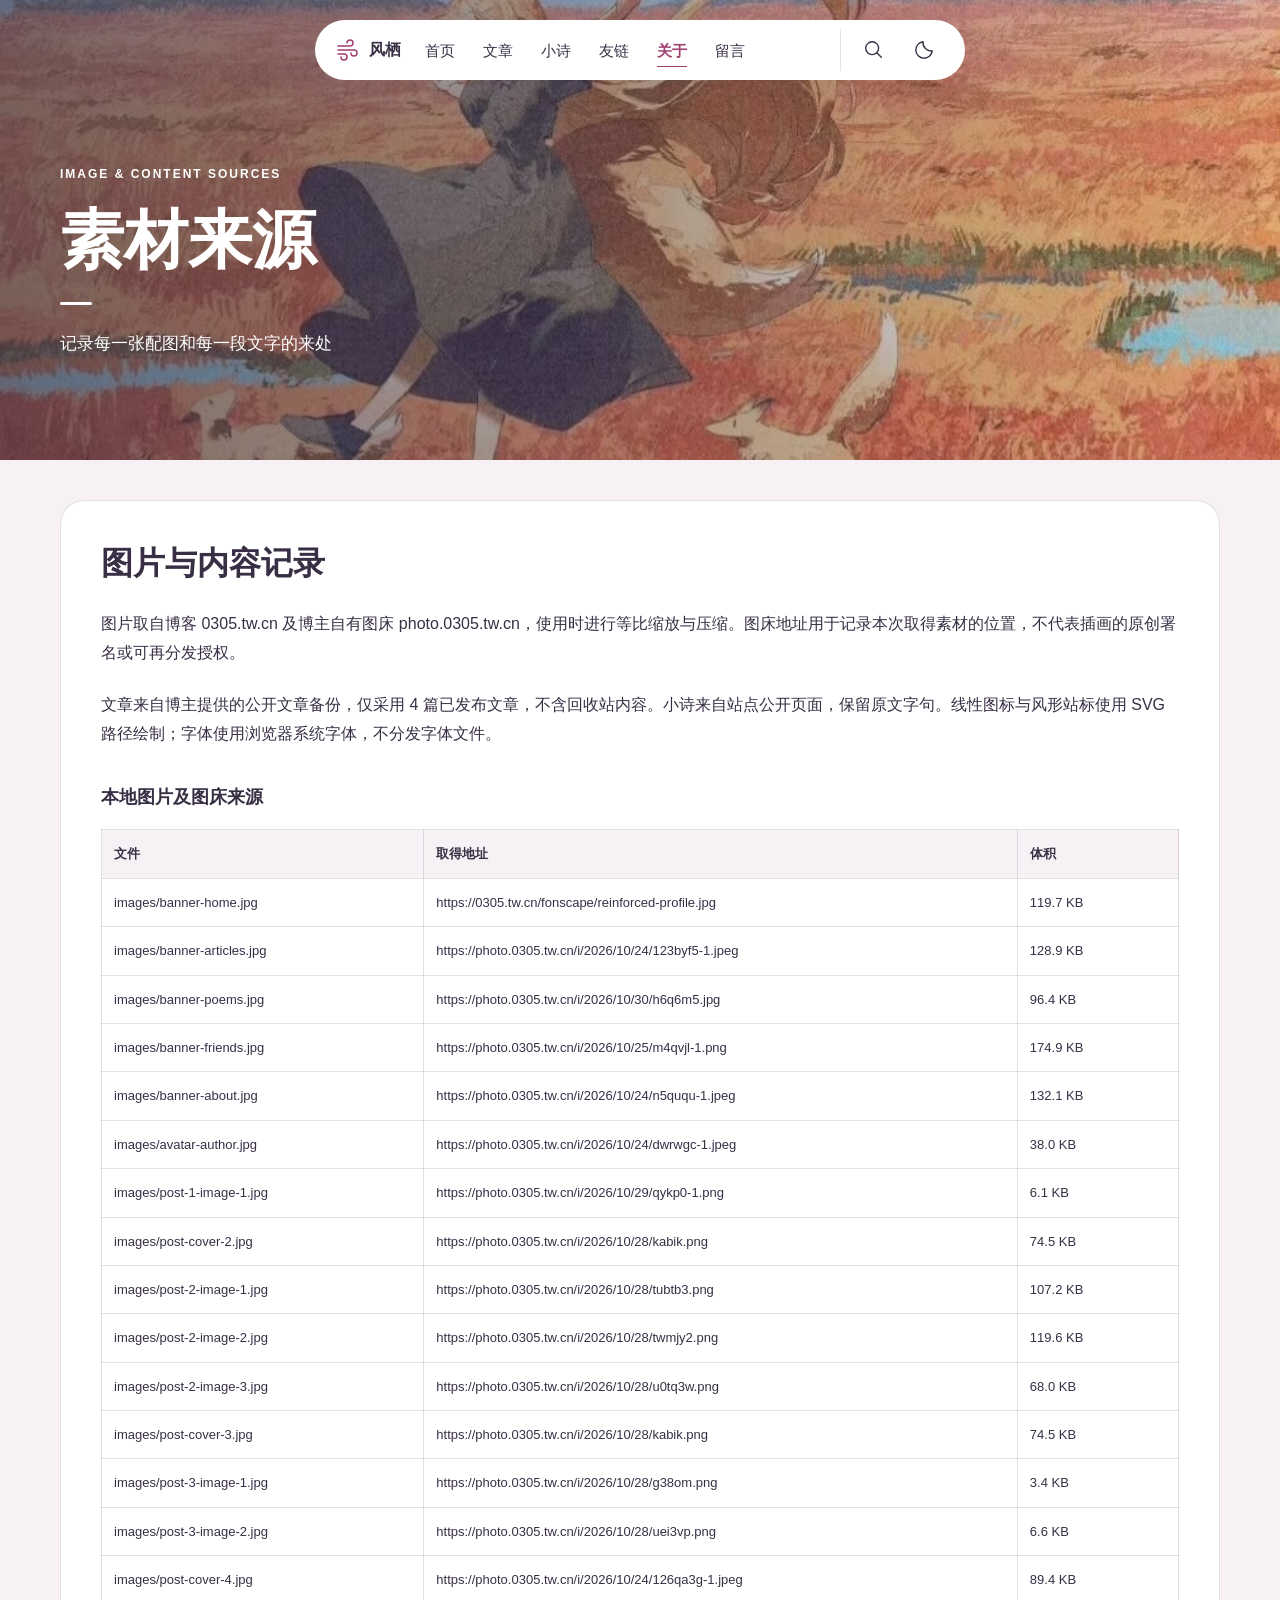
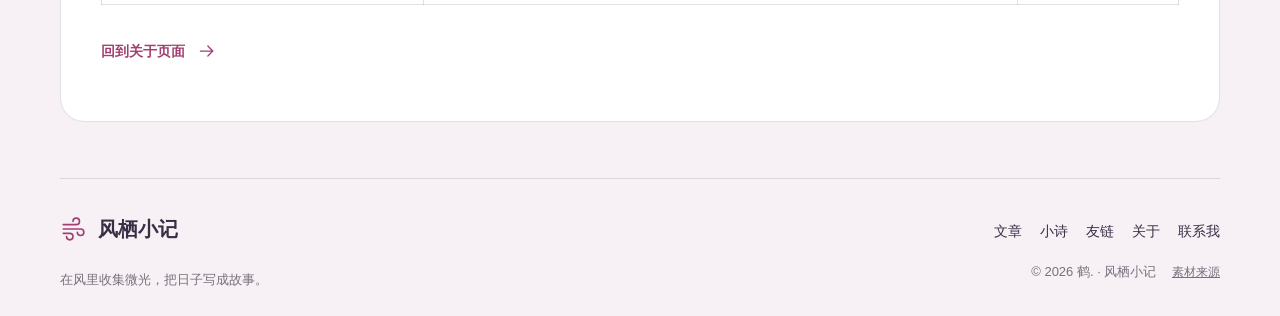
<file: 02-网站源码/sources.html>
<!doctype html>
<html lang="zh-CN"><head><meta charset="utf-8"><meta name="viewport" content="width=device-width,initial-scale=1"><meta name="description" content="风栖小记，记录生活与项目中的小小片段。"><meta name="theme-color" content="#f7f1f5"><title>素材来源 · 风栖小记</title><link rel="icon" href="images/site-mark.svg" type="image/svg+xml"><link rel="stylesheet" href="css/style.css"><script src="js/main.js" defer></script></head>
<body><a class="skip-link" href="#main-content">跳转到主要内容</a><header class="site-header"><div class="nav-shell">
    <a class="brand" href="index.html" aria-label="风栖小记 首页"><svg class="icon " viewBox="0 0 24 24" fill="none" stroke="currentColor" stroke-width="1.5" stroke-linecap="round" stroke-linejoin="round" aria-hidden="true"><path d="M3 8h12a3 3 0 1 0-3-3 M3 12h16a3 3 0 1 1-3 3 M3 16h6a3 3 0 1 1-3 3"/></svg><span>风栖</span></a>
    <nav id="primary-nav" class="primary-nav" aria-label="主导航"><a href="index.html">首页</a><a href="articles.html">文章</a><a href="poems.html">小诗</a><a href="friends.html">友链</a><a href="about.html" class="active" aria-current="page">关于</a><a href="contact.html">留言</a></nav>
    <div class="nav-tools"><button class="icon-button" type="button" data-open-search aria-label="搜索文章"><svg class="icon " viewBox="0 0 24 24" fill="none" stroke="currentColor" stroke-width="1.5" stroke-linecap="round" stroke-linejoin="round" aria-hidden="true"><path d="M20 20l-5-5 M17 10a7 7 0 1 1-14 0 7 7 0 0 1 14 0"/></svg></button>
    <button class="icon-button theme-toggle" type="button" aria-label="切换深色模式" aria-pressed="false"><svg class="icon " viewBox="0 0 24 24" fill="none" stroke="currentColor" stroke-width="1.5" stroke-linecap="round" stroke-linejoin="round" aria-hidden="true"><path d="M21 13A9 9 0 0 1 11 3a9 9 0 1 0 10 10"/></svg></button>
    <button class="icon-button menu-toggle" type="button" aria-label="展开导航" aria-controls="primary-nav" aria-expanded="false"><svg class="icon " viewBox="0 0 24 24" fill="none" stroke="currentColor" stroke-width="1.5" stroke-linecap="round" stroke-linejoin="round" aria-hidden="true"><path d="M4 6h16M4 12h16M4 18h16"/></svg></button></div>
    </div></header><section class="hero" aria-labelledby="page-title">
    <img class="hero-art" src="images/banner-about.jpg" alt="" width="1600" height="900" fetchpriority="high" decoding="async">
    <div class="hero-shade"></div><div class="hero-copy container"><p class="eyebrow">IMAGE &amp; CONTENT SOURCES</p><h1 id="page-title">素材来源</h1><span class="hero-rule" aria-hidden="true"></span><p class="hero-description">记录每一张配图和每一段文字的来处</p></div></section><main id="main-content" class="container page-main"><article class="source-paper surface"><h2>图片与内容记录</h2><p>图片取自博客 0305.tw.cn 及博主自有图床 photo.0305.tw.cn，使用时进行等比缩放与压缩。图床地址用于记录本次取得素材的位置，不代表插画的原创署名或可再分发授权。</p><p>文章来自博主提供的公开文章备份，仅采用 4 篇已发布文章，不含回收站内容。小诗来自站点公开页面，保留原文字句。线性图标与风形站标使用 SVG 路径绘制；字体使用浏览器系统字体，不分发字体文件。</p><div class="table-scroll"><table><caption>本地图片及图床来源</caption><thead><tr><th scope="col">文件</th><th scope="col">取得地址</th><th scope="col">体积</th></tr></thead><tbody><tr><td>images/banner-home.jpg</td><td><a href="https://0305.tw.cn/fonscape/reinforced-profile.jpg" target="_blank" rel="noopener noreferrer">https://0305.tw.cn/fonscape/reinforced-profile.jpg</a></td><td>119.7 KB</td></tr><tr><td>images/banner-articles.jpg</td><td><a href="https://photo.0305.tw.cn/i/2026/10/24/123byf5-1.jpeg" target="_blank" rel="noopener noreferrer">https://photo.0305.tw.cn/i/2026/10/24/123byf5-1.jpeg</a></td><td>128.9 KB</td></tr><tr><td>images/banner-poems.jpg</td><td><a href="https://photo.0305.tw.cn/i/2026/10/30/h6q6m5.jpg" target="_blank" rel="noopener noreferrer">https://photo.0305.tw.cn/i/2026/10/30/h6q6m5.jpg</a></td><td>96.4 KB</td></tr><tr><td>images/banner-friends.jpg</td><td><a href="https://photo.0305.tw.cn/i/2026/10/25/m4qvjl-1.png" target="_blank" rel="noopener noreferrer">https://photo.0305.tw.cn/i/2026/10/25/m4qvjl-1.png</a></td><td>174.9 KB</td></tr><tr><td>images/banner-about.jpg</td><td><a href="https://photo.0305.tw.cn/i/2026/10/24/n5ququ-1.jpeg" target="_blank" rel="noopener noreferrer">https://photo.0305.tw.cn/i/2026/10/24/n5ququ-1.jpeg</a></td><td>132.1 KB</td></tr><tr><td>images/avatar-author.jpg</td><td><a href="https://photo.0305.tw.cn/i/2026/10/24/dwrwgc-1.jpeg" target="_blank" rel="noopener noreferrer">https://photo.0305.tw.cn/i/2026/10/24/dwrwgc-1.jpeg</a></td><td>38.0 KB</td></tr><tr><td>images/post-1-image-1.jpg</td><td><a href="https://photo.0305.tw.cn/i/2026/10/29/qykp0-1.png" target="_blank" rel="noopener noreferrer">https://photo.0305.tw.cn/i/2026/10/29/qykp0-1.png</a></td><td>6.1 KB</td></tr><tr><td>images/post-cover-2.jpg</td><td><a href="https://photo.0305.tw.cn/i/2026/10/28/kabik.png" target="_blank" rel="noopener noreferrer">https://photo.0305.tw.cn/i/2026/10/28/kabik.png</a></td><td>74.5 KB</td></tr><tr><td>images/post-2-image-1.jpg</td><td><a href="https://photo.0305.tw.cn/i/2026/10/28/tubtb3.png" target="_blank" rel="noopener noreferrer">https://photo.0305.tw.cn/i/2026/10/28/tubtb3.png</a></td><td>107.2 KB</td></tr><tr><td>images/post-2-image-2.jpg</td><td><a href="https://photo.0305.tw.cn/i/2026/10/28/twmjy2.png" target="_blank" rel="noopener noreferrer">https://photo.0305.tw.cn/i/2026/10/28/twmjy2.png</a></td><td>119.6 KB</td></tr><tr><td>images/post-2-image-3.jpg</td><td><a href="https://photo.0305.tw.cn/i/2026/10/28/u0tq3w.png" target="_blank" rel="noopener noreferrer">https://photo.0305.tw.cn/i/2026/10/28/u0tq3w.png</a></td><td>68.0 KB</td></tr><tr><td>images/post-cover-3.jpg</td><td><a href="https://photo.0305.tw.cn/i/2026/10/28/kabik.png" target="_blank" rel="noopener noreferrer">https://photo.0305.tw.cn/i/2026/10/28/kabik.png</a></td><td>74.5 KB</td></tr><tr><td>images/post-3-image-1.jpg</td><td><a href="https://photo.0305.tw.cn/i/2026/10/28/g38om.png" target="_blank" rel="noopener noreferrer">https://photo.0305.tw.cn/i/2026/10/28/g38om.png</a></td><td>3.4 KB</td></tr><tr><td>images/post-3-image-2.jpg</td><td><a href="https://photo.0305.tw.cn/i/2026/10/28/uei3vp.png" target="_blank" rel="noopener noreferrer">https://photo.0305.tw.cn/i/2026/10/28/uei3vp.png</a></td><td>6.6 KB</td></tr><tr><td>images/post-cover-4.jpg</td><td><a href="https://photo.0305.tw.cn/i/2026/10/24/126qa3g-1.jpeg" target="_blank" rel="noopener noreferrer">https://photo.0305.tw.cn/i/2026/10/24/126qa3g-1.jpeg</a></td><td>89.4 KB</td></tr></tbody></table></div><p><a class="text-link" href="about.html">回到关于页面 <svg class="icon " viewBox="0 0 24 24" fill="none" stroke="currentColor" stroke-width="1.5" stroke-linecap="round" stroke-linejoin="round" aria-hidden="true"><path d="M4 12h15m-6-6 6 6-6 6"/></svg></a></p></article></main><footer class="site-footer container"><div class="footer-top"><div><a class="footer-brand" href="index.html"><svg class="icon " viewBox="0 0 24 24" fill="none" stroke="currentColor" stroke-width="1.5" stroke-linecap="round" stroke-linejoin="round" aria-hidden="true"><path d="M3 8h12a3 3 0 1 0-3-3 M3 12h16a3 3 0 1 1-3 3 M3 16h6a3 3 0 1 1-3 3"/></svg><span>风栖小记</span></a><p>在风里收集微光，把日子写成故事。</p></div>
    <div class="footer-right"><nav aria-label="页脚导航"><a href="articles.html">文章</a><a href="poems.html">小诗</a><a href="friends.html">友链</a><a href="about.html">关于</a><a href="contact.html">联系我</a></nav><p>© 2026 鹤. · 风栖小记 <a class="source-link" href="sources.html">素材来源</a></p></div></div></footer>
    <button class="back-to-top icon-button" type="button" aria-label="返回顶部" hidden><svg class="icon " viewBox="0 0 24 24" fill="none" stroke="currentColor" stroke-width="1.5" stroke-linecap="round" stroke-linejoin="round" aria-hidden="true"><path d="M12 20V4m-6 6 6-6 6 6"/></svg></button>
    <dialog class="search-dialog" id="search-dialog" aria-labelledby="search-title"><div class="dialog-heading"><h2 id="search-title">在文字里找一找</h2><button class="icon-button" type="button" data-close-search aria-label="关闭搜索"><svg class="icon " viewBox="0 0 24 24" fill="none" stroke="currentColor" stroke-width="1.5" stroke-linecap="round" stroke-linejoin="round" aria-hidden="true"><path d="m6 6 12 12M18 6 6 18"/></svg></button></div><form action="articles.html" method="get" class="search-form"><label for="global-query">搜索文章标题、正文或标签</label><div class="search-input-row"><input type="search" id="global-query" name="q" placeholder="试试“NieR”或“随笔”" maxlength="80"><button class="button button-primary" type="submit">搜索 <svg class="icon " viewBox="0 0 24 24" fill="none" stroke="currentColor" stroke-width="1.5" stroke-linecap="round" stroke-linejoin="round" aria-hidden="true"><path d="M4 12h15m-6-6 6 6-6 6"/></svg></button></div></form><p class="muted small">按 Esc 关闭。搜索会前往文章列表。</p></dialog><noscript><p class="noscript-note">当前浏览器未启用 JavaScript。文章、小诗和导航仍可阅读；搜索、主题切换和留言演示需要启用 JavaScript。</p></noscript></body></html>
</file>
<file: 02-网站源码/css/style.css>
/* 统一设计变量：6 个基础色，其他边框与遮罩通过透明度获得。 */
:root {
    color-scheme: light;
    --primary: #a13f71;
    --secondary: #526b60;
    --ink: #382f45;
    --muted: #786f7d;
    --background: #f7f1f5;
    --surface: #ffffff;
    --line: rgba(56, 47, 69, .14);
    --shadow: 0 12px 40px rgba(56, 47, 69, .07);
    --radius: 24px;
}

* { box-sizing: border-box; }
html { scroll-behavior: smooth; scroll-padding-top: 110px; }
body { margin: 0; background: var(--background); color: var(--ink); font-family: "Microsoft YaHei", "PingFang SC", "Noto Sans CJK SC", Arial, sans-serif; font-size: 16px; line-height: 1.8; }
body[data-theme="dark"] { color-scheme: dark; --surface: #382f45; --background: #382f45; --ink: #f7f1f5; --muted: #f7f1f5; --line: rgba(247, 241, 245, .2); --primary: #f7f1f5; --secondary: #f7f1f5; --shadow: 0 12px 40px rgba(56, 47, 69, .1); }
button, input, select, textarea { font: inherit; }
button, a { -webkit-tap-highlight-color: transparent; }
button { cursor: pointer; }
button:disabled { cursor: wait; opacity: .45; }
a { color: inherit; text-decoration: none; }
a:hover { color: var(--primary); }
p { margin: 0 0 16px; }
h1, h2, h3 { margin: 0; line-height: 1.4; overflow-wrap: anywhere; }
h1 { font-size: 64px; font-weight: 700; }
h2 { font-size: 32px; font-weight: 600; }
h3 { font-size: 22px; font-weight: 600; }
img { display: block; max-width: 100%; height: auto; }
svg { flex-shrink: 0; }
button, input, textarea, select, a, summary { outline-offset: 5px; }
:focus-visible { outline: 2px solid var(--primary); }
[hidden] { display: none !important; }
.container { width: min(1160px, calc(100% - 64px)); margin-inline: auto; }
.icon { width: 22px; height: 22px; vertical-align: middle; }
.eyebrow { color: var(--primary); font-size: 11px; font-weight: 600; line-height: 1.8; letter-spacing: 1.4px; margin: 0; }
.muted { color: var(--muted); }
.small { font-size: 13px; line-height: 1.6; }
.surface { background: var(--surface); border: 1px solid var(--line); border-radius: var(--radius); }
.sr-only { position: absolute; width: 1px; height: 1px; overflow: hidden; clip-path: inset(50%); white-space: nowrap; }
.skip-link { position: fixed; left: 16px; top: -100px; z-index: 100; padding: 12px 20px; border-radius: 12px; background: var(--surface); }
.skip-link:focus { top: 16px; }
.icon-button { width: 42px; height: 42px; display: inline-flex; align-items: center; justify-content: center; border: 0; border-radius: 50%; background: transparent; color: var(--ink); transition: background .18s, transform .18s; }
.icon-button:hover { background: var(--background); transform: translateY(-1px); }
.button { display: inline-flex; align-items: center; justify-content: center; gap: 16px; min-height: 48px; padding: 10px 20px; border: 1px solid var(--line); border-radius: 12px; background: var(--surface); color: var(--ink); font-size: 15px; font-weight: 600; line-height: 1.6; transition: transform .18s, box-shadow .18s; }
.button:hover { color: var(--ink); transform: translateY(-2px); box-shadow: var(--shadow); }
.button-primary { background: var(--primary); color: var(--surface); border-color: transparent; }
.button-primary:hover { color: var(--surface); }
.button-small { min-height: 40px; font-size: 13px; }
.text-link { display: inline-flex; align-items: center; justify-content: space-between; gap: 12px; color: var(--primary); font-size: 14px; font-weight: 600; }
.text-link .icon { width: 20px; height: 20px; transition: transform .18s; }
.text-link:hover .icon { transform: translateX(4px); }

/* 浮动导航在手机端展开为菜单，始终保留当前栏目高亮。 */
.site-header { position: absolute; top: 20px; left: 0; right: 0; z-index: 20; }
.nav-shell { width: 650px; height: 60px; margin: 0 auto; padding: 0 20px; display: flex; align-items: center; gap: 24px; border-radius: 32px; background: var(--surface); box-shadow: var(--shadow); }
.brand { display: inline-flex; align-items: center; gap: 10px; font-weight: 600; font-size: 16px; white-space: nowrap; }
.brand .icon { color: var(--primary); width: 24px; height: 24px; }
.primary-nav { display: flex; align-items: center; gap: 28px; }
.primary-nav a { position: relative; display: block; padding: 14px 0; font-size: 15px; white-space: nowrap; }
.primary-nav a.active { color: var(--primary); font-weight: 600; }
.primary-nav a.active::after { content: ""; height: 1px; background: currentColor; position: absolute; bottom: 11px; left: 0; right: 0; }
.nav-tools { display: flex; align-items: center; gap: 8px; padding-left: 12px; border-left: 1px solid var(--line); margin-left: auto; }
.menu-toggle { display: none; }

/* 遮罩只覆盖主视觉，不在移动端增加独立色块。 */
.hero { position: relative; height: 460px; display: flex; align-items: flex-start; isolation: isolate; color: #ffffff; overflow: hidden; }
.hero-art { position: absolute; inset: 0; width: 100%; height: 100%; object-fit: cover; object-position: center; z-index: -2; }
.hero-shade { position: absolute; inset: 0; background: linear-gradient(90deg, rgba(56, 47, 69, .66), rgba(56, 47, 69, .12)); z-index: -1; }
.hero-copy { padding-top: 164px; }
.hero .eyebrow { color: #ffffff; font-size: 12px; letter-spacing: 2px; }
.hero h1 { margin-top: 16px; line-height: 1.2; }
.hero-rule { width: 32px; height: 3px; border-radius: 2px; display: block; background: #ffffff; margin: 24px 0; }
.hero-description { font-size: 17px; line-height: 1.8; max-width: 650px; margin: 0; }
.hero-article .hero-copy { padding-top: 154px; }
.hero-article h1 { max-width: 940px; font-size: 44px; line-height: 1.4; }
.hero-article .hero-shade { background: linear-gradient(90deg, rgba(56, 47, 69, .8), rgba(56, 47, 69, .3)); }
.page-main { margin-top: 40px; }

.home-intro { display: grid; grid-template-columns: 288px minmax(0, 1fr); gap: 24px; }
.profile-card { padding: 24px; min-height: 304px; display: flex; flex-direction: column; }
.profile-heading { display: flex; align-items: center; gap: 16px; }
.author-avatar { width: 80px; height: 80px; object-fit: cover; border-radius: 20px; }
.profile-heading h2 { font-size: 28px; margin-top: 4px; }
.profile-heading .eyebrow { font-size: 10px; letter-spacing: 2px; }
.profile-tagline { color: var(--muted); font-size: 14px; margin: 30px 0 20px; }
.profile-stats { display: flex; gap: 42px; padding-top: 10px; border-top: 1px solid var(--line); margin-bottom: 20px; }
.profile-stats p { display: flex; align-items: baseline; gap: 8px; margin: 0; white-space: nowrap; }
.profile-stats strong { font-size: 27px; font-weight: 600; }
.profile-stats span { font-size: 12px; color: var(--muted); }
.profile-card > .text-link { margin-top: auto; }
.featured-card { display: grid; grid-template-columns: minmax(0, 1fr) 46.7%; overflow: hidden; min-height: 304px; }
.featured-copy { padding: 30px 32px 24px; display: flex; flex-direction: column; }
.featured-copy h2 { font-size: 30px; line-height: 1.4; margin: 20px 0 24px; }
.featured-copy .muted { font-size: 15px; }
.featured-copy .text-link { margin-top: auto; }
.featured-image { overflow: hidden; border-radius: 24px; }
.featured-image img { width: 100%; height: 100%; object-fit: cover; transition: transform .42s; }
.featured-image:hover img { transform: scale(1.035); }
.latest-section { margin-top: 40px; }
.section-heading { display: flex; align-items: center; justify-content: space-between; gap: 16px; margin-bottom: 24px; }
.section-heading p { margin-bottom: 0; }
.section-heading .eyebrow { margin-bottom: 8px; }
.post-grid { display: grid; gap: 24px; }
.home-grid { grid-template-columns: repeat(3, minmax(0, 1fr)); }
.post-card { min-width: 0; background: var(--surface); border: 1px solid var(--line); border-radius: var(--radius); overflow: hidden; transition: transform .24s, box-shadow .24s; }
.post-card:hover { transform: translateY(-4px); box-shadow: var(--shadow); }
.card-image-link { display: block; height: 176px; overflow: hidden; }
.card-image { width: 100%; height: 100%; object-fit: cover; transition: transform .42s; }
.post-card:hover .card-image { transform: scale(1.025); }
.post-card-body { padding: 20px 24px; height: 214px; display: flex; flex-direction: column; }
.post-meta { display: flex; gap: 8px; font-size: 12px; line-height: 1.6; color: var(--primary); margin-bottom: 8px; flex-shrink: 0; }
.post-card h3 { font-size: 21px; line-height: 1.45; min-height: 61px; display: -webkit-box; -webkit-line-clamp: 2; -webkit-box-orient: vertical; overflow: hidden; }
.card-excerpt { font-size: 14px; line-height: 1.6; margin: 8px 0; color: var(--muted); display: -webkit-box; -webkit-line-clamp: 2; -webkit-box-orient: vertical; overflow: hidden; flex-shrink: 0; }
.card-read { margin-top: auto; font-size: 13px; }
.card-read .icon { width: 18px; height: 18px; }

.article-toolbar { display: flex; gap: 24px; align-items: stretch; }
.category-tabs { display: flex; align-items: center; gap: 8px; padding: 8px; min-height: 64px; flex: 1; border-radius: 20px; }
.category-tabs button { min-height: 46px; padding: 10px 22px; border-radius: 12px; border: 0; background: transparent; color: var(--ink); font-size: 14px; white-space: nowrap; }
.category-tabs button span { margin-left: 8px; }
.category-tabs button:hover { background: var(--background); }
.category-tabs button.active { background: var(--primary); color: var(--surface); font-weight: 600; }
.list-search { display: flex; gap: 12px; align-items: center; width: 338px; padding: 12px 20px; border-radius: 20px; }
.list-search .icon { color: var(--muted); }
.list-search input { width: 100%; min-width: 0; border: 0; padding: 4px 0; background: transparent; color: var(--ink); font-size: 14px; }
.result-summary { margin: 24px 8px; }
.articles-grid { grid-template-columns: repeat(2, minmax(0, 1fr)); }
.load-more-row { display: flex; align-items: center; justify-content: center; margin-top: 32px; min-height: 48px; }
.load-more-row .button { min-width: 176px; }
.load-more-row p { margin: 0; }
.empty-state { padding: 48px 24px; text-align: center; }
.empty-state h2 { font-size: 26px; }
.empty-state p { margin: 16px 0 24px; color: var(--muted); }

.breadcrumbs { display: flex; align-items: center; flex-wrap: wrap; gap: 12px; margin-bottom: 24px; color: var(--muted); }
.article-layout { display: grid; grid-template-columns: minmax(0, 1fr) 264px; gap: 24px; align-items: start; }
.article-paper { padding: 40px; }
.article-header { border-bottom: 1px solid var(--line); margin-bottom: 32px; padding-bottom: 24px; }
.article-header h2 { font-size: 28px; margin: 8px 0; }
.article-header p:last-child { margin: 0; }
.prose { font-size: 17px; line-height: 1.95; overflow-wrap: anywhere; }
.prose p { margin: 0 0 24px; }
.prose h2, .prose h3 { margin: 32px 0 16px; }
.prose a { text-decoration: underline; color: var(--primary); }
.prose figure { margin: 32px 0; }
.prose figcaption { color: var(--muted); font-size: 13px; text-align: center; padding: 8px 16px; }
.image-zoom { display: block; padding: 0; margin: 0; width: 100%; border: 0; border-radius: 12px; background: var(--background); cursor: zoom-in; overflow: hidden; }
.image-zoom img { width: 100%; height: auto; }
.prose hr { border: 0; border-top: 1px solid var(--line); margin: 40px 0; }
.prose pre { overflow-x: auto; padding: 24px; background: var(--background); border: 1px solid var(--line); border-radius: 12px; font: 14px/1.8 Consolas, monospace; white-space: pre-wrap; overflow-wrap: anywhere; }
.prose blockquote { border-left: 3px solid var(--primary); margin: 24px 0; padding: 12px 24px; background: var(--background); }
.article-ending { padding-top: 24px; margin-top: 40px; border-top: 1px solid var(--line); }
.article-ending p { color: var(--muted); font-size: 14px; }
.article-sidebar { padding: 24px; position: sticky; top: 24px; }
.article-sidebar h2 { font-size: 20px; margin: 16px 0 24px; }
.article-sidebar nav { display: grid; gap: 16px; font-size: 14px; }
.article-sidebar p:last-child { border-top: 1px solid var(--line); margin: 24px 0 0; padding-top: 20px; }
.related-section { margin-top: 48px; }
.lightbox { width: min(1100px, calc(100% - 32px)); max-height: 94vh; padding: 54px 16px 16px; border: 1px solid var(--line); border-radius: 20px; background: var(--surface); color: var(--ink); }
.lightbox::backdrop, dialog::backdrop { background: rgba(56, 47, 69, .65); backdrop-filter: blur(4px); }
.lightbox > button { position: absolute; top: 8px; right: 8px; }
.lightbox > img { width: 100%; height: auto; max-height: 72vh; object-fit: contain; }
.lightbox > p { text-align: center; font-size: 13px; margin: 12px 0 0; }

.poem-grid { display: grid; grid-template-columns: repeat(2, minmax(0, 1fr)); gap: 24px; align-items: start; }
.poem-card { padding: 24px; }
summary { cursor: pointer; list-style: none; }
summary::-webkit-details-marker { display: none; }
.poem-card summary { display: flex; align-items: center; gap: 20px; }
.poem-number { font-family: Georgia, serif; color: var(--primary); font-size: 30px; }
.poem-title { display: block; font-size: 22px; font-weight: 600; }
.poem-card time { display: block; margin-top: 4px; }
.poem-card summary > .icon { margin-left: auto; transition: transform .18s; }
details[open] summary > .icon { transform: rotate(180deg); }
.poem-content { padding-top: 24px; margin-top: 24px; border-top: 1px solid var(--line); overflow-wrap: anywhere; }
.poem-content p { line-height: 2.1; margin: 0; }
.friend-grid { display: grid; grid-template-columns: repeat(2, minmax(0, 1fr)); gap: 24px; }
.friend-card { padding: 32px; display: flex; align-items: flex-start; gap: 24px; }
.friend-mark { display: flex; align-items: center; justify-content: center; width: 64px; height: 64px; flex-shrink: 0; background: var(--background); color: var(--primary); border-radius: 20px; }
.friend-mark .icon { width: 28px; height: 28px; }
.friend-card h3 { margin: 8px 0 16px; }
.friend-card h3 .icon { width: 16px; height: 16px; margin-left: 8px; }
.friend-card p { font-size: 14px; }
.friend-domain { overflow-wrap: anywhere; margin: 0; color: var(--primary); }
.friend-invitation { display: flex; align-items: center; gap: 40px; justify-content: space-between; margin-top: 40px; padding: 40px; }
.friend-invitation h2 { font-size: 28px; margin-bottom: 16px; }
.friend-invitation h3 { font-size: 18px; margin-top: 24px; }
.friend-invitation .button { flex-shrink: 0; }
dl { margin: 16px 0 0; font-size: 14px; }
dl > div { display: flex; gap: 24px; margin: 8px 0; }
dt { color: var(--muted); flex-shrink: 0; }
dd { margin: 0; }
.about-layout { display: grid; grid-template-columns: 288px minmax(0, 1fr); gap: 24px; align-items: start; }
.about-paper { padding: 40px; }
.about-paper h2 { margin: 16px 0; }
.about-paper h3 { font-size: 22px; margin: 32px 0 16px; }
.about-paper p { line-height: 1.95; }
.about-paper .intro-text { color: var(--primary); font-size: 20px; }
.about-paper .button { margin-top: 16px; }
.faq-section { padding: 40px; margin-top: 40px; }
.faq-section h2 { margin: 8px 0 24px; }
.faq-section details { padding: 20px 0; border-top: 1px solid var(--line); }
.faq-section summary { display: flex; justify-content: space-between; align-items: center; gap: 16px; font-weight: 600; }
.faq-section details > p { margin: 20px 0 0; color: var(--muted); max-width: 800px; }
.faq-section p a { text-decoration: underline; }

.contact-layout { display: grid; grid-template-columns: 360px minmax(0, 1fr); gap: 48px; align-items: start; }
.contact-intro { padding-top: 16px; }
.contact-intro h2 { font-size: 36px; line-height: 1.4; margin: 24px 0 48px; }
.contact-intro > p:last-of-type { color: var(--muted); font-size: 15px; line-height: 1.85; }
.contact-aside { display: flex; gap: 16px; align-items: center; border-top: 1px solid var(--line); margin-top: 48px; padding-top: 32px; font-size: 14px; }
.contact-aside .icon { color: var(--primary); width: 24px; height: 24px; }
.contact-form-card { padding: 24px 32px; }
.contact-form-card h2 { font-size: 22px; margin-bottom: 16px; }
.form-field { margin-bottom: 18px; }
.form-field label { display: block; font-size: 14px; font-weight: 500; line-height: 20px; margin-bottom: 8px; }
.form-field input:not([type="checkbox"]), .form-field select, .form-field textarea { display: block; width: 100%; border: 1px solid var(--line); border-radius: 10px; padding: 11px 16px; color: var(--ink); background: var(--background); font-size: 14px; line-height: 24px; }
.form-field select { min-height: 48px; }
.form-field textarea { resize: vertical; min-height: 136px; height: 136px; }
input::placeholder, textarea::placeholder { color: var(--muted); opacity: 1; }
.form-field [aria-invalid="true"] { border-color: var(--primary); }
.field-error { font-size: 12px; line-height: 1.7; color: var(--primary); margin: 5px 0 0; }
.field-error:empty { display: none; }
.message-counter { text-align: right; margin: 8px 0 0; }
.consent-field label { display: flex; align-items: flex-start; gap: 12px; font-weight: 400; font-size: 12px; color: var(--muted); margin-bottom: 0; }
.consent-field input { width: 16px; height: 16px; flex-shrink: 0; margin: 3px 0 0; accent-color: var(--primary); }
.submit-button { width: 100%; justify-content: space-between; }
.form-note { margin: 20px 0 0; font-size: 12px; line-height: 1.8; }
.form-status { margin: 16px 0 0; color: var(--secondary); font-size: 14px; }
.form-status:empty { display: none; }
.saved-notes { padding: 32px; margin-top: 40px; }
.saved-notes h2 { font-size: 24px; }
.saved-note { border-top: 1px solid var(--line); padding: 20px 0; }
.saved-note h3 { font-size: 16px; }
.saved-note p { white-space: pre-wrap; overflow-wrap: anywhere; margin: 8px 0; }
.source-paper { padding: 40px; }
.source-paper > p { margin-top: 24px; }
.table-scroll { overflow-x: auto; margin: 32px 0; }
table { width: 100%; border-collapse: collapse; font-size: 13px; }
caption { font-size: 18px; text-align: left; font-weight: 600; margin-bottom: 16px; }
th, td { text-align: left; border: 1px solid var(--line); padding: 12px; vertical-align: top; overflow-wrap: anywhere; }
th { background: var(--background); }
td:first-child { min-width: 180px; }
td:last-child { min-width: 90px; }
.site-footer { margin-top: 56px; border-top: 1px solid var(--line); padding: 32px 0 24px; }
.footer-top { display: flex; justify-content: space-between; align-items: center; gap: 32px; }
.footer-brand { display: inline-flex; align-items: center; gap: 12px; font-size: 20px; font-weight: 600; }
.footer-brand .icon { width: 26px; height: 26px; color: var(--primary); }
.site-footer p { color: var(--muted); font-size: 13px; margin: 16px 0 0; }
.footer-right { text-align: right; }
.footer-right nav { display: flex; gap: 18px; font-size: 14px; justify-content: flex-end; }
.source-link { margin-left: 12px; text-decoration: underline; font-size: 12px; }
.back-to-top { position: fixed; right: 24px; bottom: 24px; background: var(--surface); border: 1px solid var(--line); box-shadow: var(--shadow); z-index: 10; }
.search-dialog { width: min(620px, calc(100% - 32px)); border: 1px solid var(--line); border-radius: 24px; padding: 32px; color: var(--ink); background: var(--surface); }
.dialog-heading { display: flex; align-items: center; justify-content: space-between; gap: 16px; margin-bottom: 24px; }
.dialog-heading h2 { font-size: 26px; }
.search-form label { font-size: 14px; display: block; margin-bottom: 12px; }
.search-input-row { display: flex; gap: 12px; }
.search-input-row input { flex: 1; width: 100%; min-width: 0; background: var(--background); border: 1px solid var(--line); color: var(--ink); border-radius: 12px; padding: 10px 16px; font-size: 15px; }
.search-input-row .button { flex-shrink: 0; }
.search-dialog > p { margin: 20px 0 0; }
.noscript-note { padding: 16px; text-align: center; color: var(--muted); }

/* 仅在脚本可运行时启用入场动画，关闭脚本仍可正常阅读。 */
.reveal.is-observed { animation: arrive .42s both; }
@keyframes arrive { from { opacity: .4; transform: translateY(12px); } to { opacity: 1; transform: translateY(0); } }

@media (max-width: 1200px) {
    .home-intro, .about-layout { grid-template-columns: 256px minmax(0, 1fr); }
    .featured-copy { padding: 24px; }
    .featured-copy h2 { font-size: 26px; }
    .profile-stats { gap: 24px; }
    .contact-layout { grid-template-columns: 300px minmax(0, 1fr); gap: 32px; }
    .contact-intro h2 { font-size: 32px; }
    .post-card h3 { font-size: 20px; }
    .article-layout { grid-template-columns: minmax(0, 1fr) 240px; }
    .friend-card { padding: 24px; gap: 16px; }
}

@media (max-width: 768px) {
    html { scrollbar-width: none; }
    html::-webkit-scrollbar { display: none; }
    .container { width: calc(100% - 32px); }
    h2 { font-size: 28px; }
    .site-header { top: 16px; }
    .nav-shell { width: calc(100% - 32px); max-width: 480px; height: 56px; padding: 0 16px; gap: 8px; position: relative; }
    .brand { font-size: 15px; gap: 10px; }
    .brand .icon { width: 22px; height: 22px; }
    .nav-tools { border: 0; padding: 0; gap: 2px; }
    .icon-button { width: 42px; height: 42px; }
    .menu-toggle { display: inline-flex; }
    .primary-nav { display: none; position: absolute; left: 0; right: 0; top: 68px; padding: 16px; gap: 8px; background: var(--surface); border-radius: 24px; border: 1px solid var(--line); box-shadow: var(--shadow); grid-template-columns: repeat(3, minmax(0, 1fr)); }
    .primary-nav.is-open { display: grid; }
    .primary-nav a { text-align: center; padding: 10px; border-radius: 12px; }
    .primary-nav a.active { background: var(--background); }
    .primary-nav a.active::after { display: none; }
    .hero { height: 380px; }
    .hero-copy { padding: 132px 8px 0; }
    .hero h1 { font-size: 40px; line-height: 1.25; margin-top: 18px; }
    .hero-rule { margin: 20px 0 28px; }
    .hero .eyebrow { font-size: 11px; letter-spacing: 1.5px; }
    .hero-description { font-size: 16px; max-width: 360px; }
    .hero-article .hero-copy { padding-top: 116px; }
    .hero-article h1 { font-size: 29px; line-height: 1.4; }
    .hero-article .hero-rule { margin: 18px 0; }
    .page-main { margin-top: 24px; }
    .home-intro, .about-layout { grid-template-columns: minmax(0, 1fr); }
    .profile-card { min-height: 304px; }
    .profile-heading { gap: 16px; }
    .profile-stats { gap: 48px; }
    .featured-card { display: flex; flex-direction: column-reverse; min-height: 352px; }
    .featured-image { height: 168px; border-radius: 24px 24px 0 0; }
    .featured-copy { padding: 24px; flex: 1; }
    .featured-copy h2 { font-size: 22px; line-height: 1.45; margin: 16px 0; }
    .featured-copy > .muted { display: none; }
    .featured-copy .text-link { margin-top: 4px; }
    .latest-section { margin-top: 48px; }
    .section-heading { gap: 12px; padding-inline: 8px; }
    .section-heading > .text-link { font-size: 13px; gap: 6px; white-space: nowrap; }
    .section-heading > .text-link .icon { width: 16px; height: 16px; }
    .post-grid, .poem-grid, .friend-grid { grid-template-columns: minmax(0, 1fr); }
    .card-image-link { height: 160px; }
    .post-card-body { height: 228px; padding: 20px 24px; }
    .post-card h3 { font-size: 21px; }
    .article-toolbar { flex-direction: column; gap: 16px; }
    .category-tabs { gap: 0; justify-content: space-between; min-height: 64px; }
    .category-tabs button { flex: 1; padding-inline: 12px; }
    .category-tabs button span { margin-left: 6px; }
    .list-search { width: 100%; min-height: 64px; }
    .result-summary { margin: 24px 8px; }
    .load-more-row { margin-top: 32px; }
    .article-layout { grid-template-columns: minmax(0, 1fr); }
    .article-paper { padding: 24px; }
    .prose { font-size: 16px; line-height: 1.95; }
    .article-sidebar { position: static; }
    .article-sidebar nav { display: flex; gap: 20px; flex-wrap: wrap; }
    .article-sidebar p:last-child { display: none; }
    .related-section { margin-top: 40px; }
    .poem-card { padding: 24px; }
    .poem-title { font-size: 21px; }
    .poem-card summary { gap: 16px; }
    .friend-card { padding: 24px; }
    .friend-invitation { flex-direction: column; align-items: stretch; padding: 24px; margin-top: 24px; gap: 24px; }
    .friend-invitation h2 { font-size: 25px; }
    .friend-invitation dl > div { gap: 16px; }
    .about-paper, .faq-section { padding: 24px; }
    .about-paper h2 { font-size: 27px; }
    .faq-section { margin-top: 24px; }
    .faq-section h2 { font-size: 26px; }
    .faq-section summary { font-size: 15px; }
    .contact-layout { grid-template-columns: minmax(0, 1fr); gap: 64px; }
    .contact-intro { padding: 16px 8px 0; }
    .contact-intro h2 { font-size: 30px; line-height: 1.65; margin: 24px 0 40px; }
    .contact-intro > p:last-of-type { line-height: 1.9; margin-bottom: 0; }
    .contact-aside { display: none; }
    .contact-form-card { padding: 24px; }
    .contact-form-card h2 { font-size: 22px; }
    .form-field { margin-bottom: 18px; }
    .saved-notes { padding: 24px; }
    .saved-notes > .section-heading { padding: 0; flex-direction: column; align-items: flex-start; }
    .saved-notes h2 { font-size: 22px; }
    .source-paper { padding: 24px; }
    .source-paper h2 { font-size: 26px; }
    .site-footer { margin-top: 56px; padding: 32px 8px 24px; }
    .footer-top { flex-direction: column; align-items: flex-start; gap: 24px; }
    .footer-right { text-align: left; }
    .footer-right nav { justify-content: flex-start; gap: 18px; }
    .footer-brand { font-size: 20px; }
    .footer-right p { margin-top: 24px; }
    .source-link { display: inline-block; }
    .search-dialog { padding: 24px; }
    .dialog-heading h2 { font-size: 22px; }
    .search-input-row { flex-direction: column; }
    .back-to-top { right: 16px; bottom: 16px; }
}

@media (prefers-reduced-motion: reduce) {
    html { scroll-behavior: auto; }
    *, *::before, *::after { animation: none !important; transition: none !important; }
}
</file>
